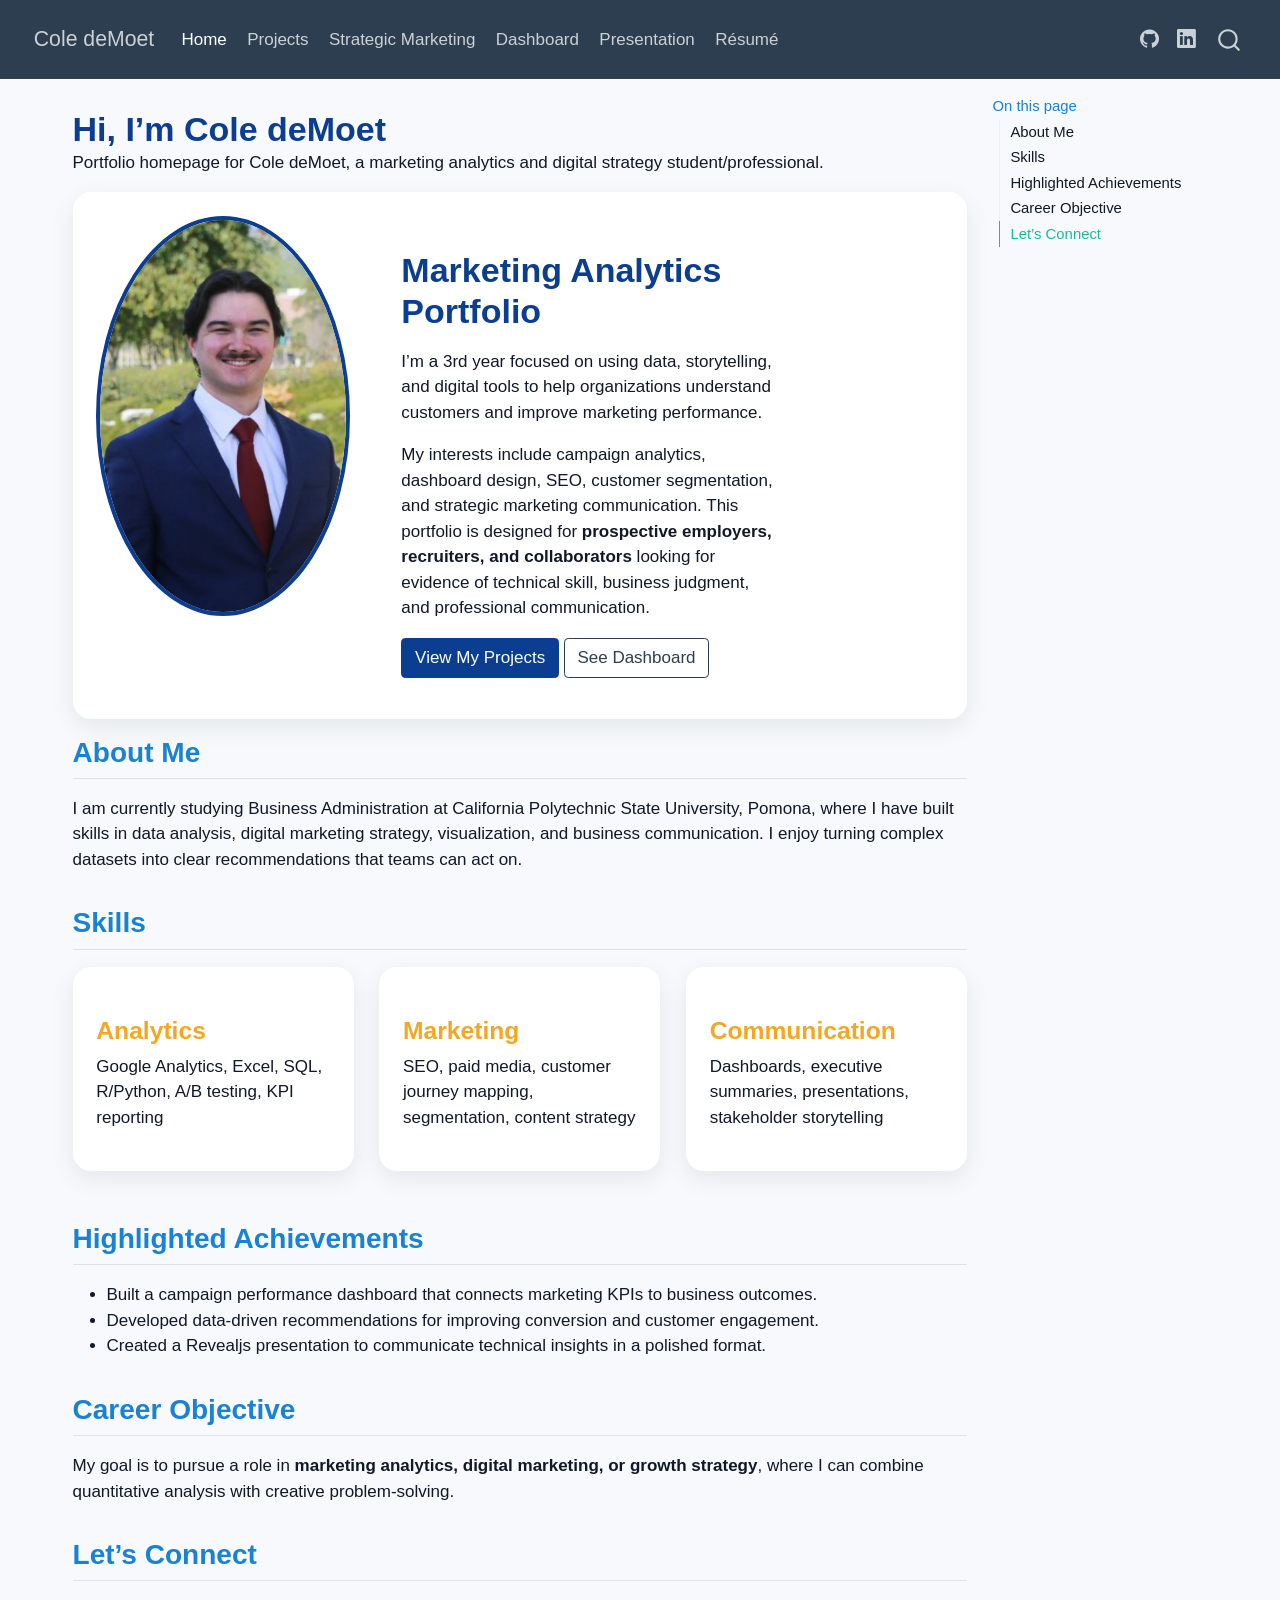
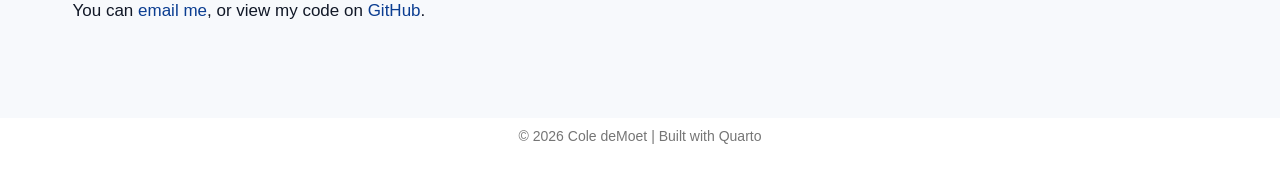
<file: index.html>
<!DOCTYPE html>
<html xmlns="http://www.w3.org/1999/xhtml" lang="en" xml:lang="en"><head>

<meta charset="utf-8">
<meta name="generator" content="quarto-1.8.25">

<meta name="viewport" content="width=device-width, initial-scale=1.0, user-scalable=yes">

<meta name="description" content="Portfolio homepage for Cole deMoet, a marketing analytics and digital strategy student/professional.">

<title>Hi, I’m Cole deMoet – Cole deMoet</title>
<style>
code{white-space: pre-wrap;}
span.smallcaps{font-variant: small-caps;}
div.columns{display: flex; gap: min(4vw, 1.5em);}
div.column{flex: auto; overflow-x: auto;}
div.hanging-indent{margin-left: 1.5em; text-indent: -1.5em;}
ul.task-list{list-style: none;}
ul.task-list li input[type="checkbox"] {
  width: 0.8em;
  margin: 0 0.8em 0.2em -1em; /* quarto-specific, see https://github.com/quarto-dev/quarto-cli/issues/4556 */ 
  vertical-align: middle;
}
</style>


<script src="site_libs/quarto-nav/quarto-nav.js"></script>
<script src="site_libs/quarto-nav/headroom.min.js"></script>
<script src="site_libs/clipboard/clipboard.min.js"></script>
<script src="site_libs/quarto-search/autocomplete.umd.js"></script>
<script src="site_libs/quarto-search/fuse.min.js"></script>
<script src="site_libs/quarto-search/quarto-search.js"></script>
<meta name="quarto:offset" content="./">
<script src="site_libs/quarto-html/quarto.js" type="module"></script>
<script src="site_libs/quarto-html/tabsets/tabsets.js" type="module"></script>
<script src="site_libs/quarto-html/axe/axe-check.js" type="module"></script>
<script src="site_libs/quarto-html/popper.min.js"></script>
<script src="site_libs/quarto-html/tippy.umd.min.js"></script>
<script src="site_libs/quarto-html/anchor.min.js"></script>
<link href="site_libs/quarto-html/tippy.css" rel="stylesheet">
<link href="site_libs/quarto-html/quarto-syntax-highlighting-7b89279ff1a6dce999919e0e67d4d9ec.css" rel="stylesheet" id="quarto-text-highlighting-styles">
<script src="site_libs/bootstrap/bootstrap.min.js"></script>
<link href="site_libs/bootstrap/bootstrap-icons.css" rel="stylesheet">
<link href="site_libs/bootstrap/bootstrap-e87a932e2bcd8d5278911227dc3f862d.min.css" rel="stylesheet" append-hash="true" id="quarto-bootstrap" data-mode="light">
<script id="quarto-search-options" type="application/json">{
  "location": "navbar",
  "copy-button": false,
  "collapse-after": 3,
  "panel-placement": "end",
  "type": "overlay",
  "limit": 50,
  "keyboard-shortcut": [
    "f",
    "/",
    "s"
  ],
  "show-item-context": false,
  "language": {
    "search-no-results-text": "No results",
    "search-matching-documents-text": "matching documents",
    "search-copy-link-title": "Copy link to search",
    "search-hide-matches-text": "Hide additional matches",
    "search-more-match-text": "more match in this document",
    "search-more-matches-text": "more matches in this document",
    "search-clear-button-title": "Clear",
    "search-text-placeholder": "",
    "search-detached-cancel-button-title": "Cancel",
    "search-submit-button-title": "Submit",
    "search-label": "Search"
  }
}</script>
<script async="" src="https://www.googletagmanager.com/gtag/js?id=G-XXXXXXXXXX"></script>

<script type="text/javascript">

window.dataLayer = window.dataLayer || [];
function gtag(){dataLayer.push(arguments);}
gtag('js', new Date());
gtag('config', 'G-XXXXXXXXXX', { 'anonymize_ip': true});
</script>
<style>html{ scroll-behavior: smooth; }</style>
<!-- Optional Google Tag Manager head snippet. Replace GTM-XXXXXXX, or leave blank if using google-analytics in _quarto.yml. -->


</head>

<body class="nav-fixed quarto-light">

<div id="quarto-search-results"></div>
  <header id="quarto-header" class="headroom fixed-top">
    <nav class="navbar navbar-expand-lg " data-bs-theme="dark">
      <div class="navbar-container container-fluid">
      <div class="navbar-brand-container mx-auto">
    <a href="./index.html" class="navbar-brand navbar-brand-logo">
    </a>
    <a class="navbar-brand" href="./index.html">
    <span class="navbar-title">Cole deMoet</span>
    </a>
  </div>
            <div id="quarto-search" class="" title="Search"></div>
          <button class="navbar-toggler" type="button" data-bs-toggle="collapse" data-bs-target="#navbarCollapse" aria-controls="navbarCollapse" role="menu" aria-expanded="false" aria-label="Toggle navigation" onclick="if (window.quartoToggleHeadroom) { window.quartoToggleHeadroom(); }">
  <span class="navbar-toggler-icon"></span>
</button>
          <div class="collapse navbar-collapse" id="navbarCollapse">
            <ul class="navbar-nav navbar-nav-scroll me-auto">
  <li class="nav-item">
    <a class="nav-link active" href="./index.html" aria-current="page"> 
<span class="menu-text">Home</span></a>
  </li>  
  <li class="nav-item">
    <a class="nav-link" href="./marketing-analytics.html"> 
<span class="menu-text">Projects</span></a>
  </li>  
  <li class="nav-item">
    <a class="nav-link" href="./strategic-marketing.html"> 
<span class="menu-text">Strategic Marketing</span></a>
  </li>  
  <li class="nav-item">
    <a class="nav-link" href="./dashboard/index.html"> 
<span class="menu-text">Dashboard</span></a>
  </li>  
  <li class="nav-item">
    <a class="nav-link" href="./presentation/index.html"> 
<span class="menu-text">Presentation</span></a>
  </li>  
  <li class="nav-item">
    <a class="nav-link" href="./resume.html"> 
<span class="menu-text">Résumé</span></a>
  </li>  
</ul>
            <ul class="navbar-nav navbar-nav-scroll ms-auto">
  <li class="nav-item compact">
    <a class="nav-link" href="https://github.com/YOUR-GITHUB-USERNAME"> <i class="bi bi-github" role="img">
</i> 
<span class="menu-text"></span></a>
  </li>  
  <li class="nav-item compact">
    <a class="nav-link" href="https://www.linkedin.com/in/YOUR-LINKEDIN/"> <i class="bi bi-linkedin" role="img">
</i> 
<span class="menu-text"></span></a>
  </li>  
</ul>
          </div> <!-- /navcollapse -->
            <div class="quarto-navbar-tools">
</div>
      </div> <!-- /container-fluid -->
    </nav>
</header>
<!-- content -->
<div id="quarto-content" class="quarto-container page-columns page-rows-contents page-layout-full page-navbar">
<!-- sidebar -->
<!-- margin-sidebar -->
    <div id="quarto-margin-sidebar" class="sidebar margin-sidebar">
        <nav id="TOC" role="doc-toc" class="toc-active">
    <h2 id="toc-title">On this page</h2>
   
  <ul>
  <li><a href="#about-me" id="toc-about-me" class="nav-link active" data-scroll-target="#about-me">About Me</a></li>
  <li><a href="#skills" id="toc-skills" class="nav-link" data-scroll-target="#skills">Skills</a></li>
  <li><a href="#highlighted-achievements" id="toc-highlighted-achievements" class="nav-link" data-scroll-target="#highlighted-achievements">Highlighted Achievements</a></li>
  <li><a href="#career-objective" id="toc-career-objective" class="nav-link" data-scroll-target="#career-objective">Career Objective</a></li>
  <li><a href="#lets-connect" id="toc-lets-connect" class="nav-link" data-scroll-target="#lets-connect">Let’s Connect</a></li>
  </ul>
</nav>
    </div>
<!-- main -->
<main class="content column-page-left" id="quarto-document-content">
<!-- Optional Google Tag Manager body snippet. Replace GTM-XXXXXXX, or leave blank if using google-analytics in _quarto.yml. -->

<header id="title-block-header" class="quarto-title-block default">
<div class="quarto-title">
<h1 class="title">Hi, I’m Cole deMoet</h1>
</div>

<div>
  <div class="description">
    Portfolio homepage for Cole deMoet, a marketing analytics and digital strategy student/professional.
  </div>
</div>


<div class="quarto-title-meta column-page-left">

    
  
    
  </div>
  


</header>


<div class="hero">
<div class="columns">
<div class="column" style="width:30%;">
<p><img src="images/IMG_1290.jpg" class="img-fluid" style="border-radius: 50%; border: 4px solid #0B3D91;;width:100.0%"></p>
</div><div class="column" style="padding-left: 3rem;">
<section id="marketing-analytics-portfolio" class="level1">
<h1>Marketing Analytics Portfolio</h1>
<p>I’m a 3rd year focused on using data, storytelling, and digital tools to help organizations understand customers and improve marketing performance.</p>
<p>My interests include campaign analytics, dashboard design, SEO, customer segmentation, and strategic marketing communication. This portfolio is designed for <strong>prospective employers, recruiters, and collaborators</strong> looking for evidence of technical skill, business judgment, and professional communication.</p>
<p><a href="./marketing-analytics.html" class="btn btn-primary">View My Projects</a> <a href="./dashboard/index.html" class="btn btn-outline-primary">See Dashboard</a></p>
</section>
</div>
</div>
</div>
<section id="about-me" class="level2">
<h2 class="anchored" data-anchor-id="about-me">About Me</h2>
<p>I am currently studying Business Administration at California Polytechnic State University, Pomona, where I have built skills in data analysis, digital marketing strategy, visualization, and business communication. I enjoy turning complex datasets into clear recommendations that teams can act on.</p>
</section>
<section id="skills" class="level2">
<h2 class="anchored" data-anchor-id="skills">Skills</h2>
<div class="grid">
<section id="analytics" class="level3 g-col-12 g-col-md-4 cardbox">
<h3 class="anchored" data-anchor-id="analytics">Analytics</h3>
<p>Google Analytics, Excel, SQL, R/Python, A/B testing, KPI reporting</p>
</section>
<section id="marketing" class="level3 g-col-12 g-col-md-4 cardbox">
<h3 class="anchored" data-anchor-id="marketing">Marketing</h3>
<p>SEO, paid media, customer journey mapping, segmentation, content strategy</p>
</section>
<section id="communication" class="level3 g-col-12 g-col-md-4 cardbox">
<h3 class="anchored" data-anchor-id="communication">Communication</h3>
<p>Dashboards, executive summaries, presentations, stakeholder storytelling</p>
</section>
</div>
</section>
<section id="highlighted-achievements" class="level2">
<h2 class="anchored" data-anchor-id="highlighted-achievements">Highlighted Achievements</h2>
<ul>
<li>Built a campaign performance dashboard that connects marketing KPIs to business outcomes.</li>
<li>Developed data-driven recommendations for improving conversion and customer engagement.</li>
<li>Created a Revealjs presentation to communicate technical insights in a polished format.</li>
</ul>
</section>
<section id="career-objective" class="level2">
<h2 class="anchored" data-anchor-id="career-objective">Career Objective</h2>
<p>My goal is to pursue a role in <strong>marketing analytics, digital marketing, or growth strategy</strong>, where I can combine quantitative analysis with creative problem-solving.</p>
</section>
<section id="lets-connect" class="level2">
<h2 class="anchored" data-anchor-id="lets-connect">Let’s Connect</h2>
<p>You can <a href="mailto:coledemoet@gmail.com">email me</a>, or view my code on <a href="https://github.com/coledemoet">GitHub</a>.</p>


</section>

</main> <!-- /main -->
<script id="quarto-html-after-body" type="application/javascript">
  window.document.addEventListener("DOMContentLoaded", function (event) {
    const icon = "";
    const anchorJS = new window.AnchorJS();
    anchorJS.options = {
      placement: 'right',
      icon: icon
    };
    anchorJS.add('.anchored');
    const isCodeAnnotation = (el) => {
      for (const clz of el.classList) {
        if (clz.startsWith('code-annotation-')) {                     
          return true;
        }
      }
      return false;
    }
    const onCopySuccess = function(e) {
      // button target
      const button = e.trigger;
      // don't keep focus
      button.blur();
      // flash "checked"
      button.classList.add('code-copy-button-checked');
      var currentTitle = button.getAttribute("title");
      button.setAttribute("title", "Copied!");
      let tooltip;
      if (window.bootstrap) {
        button.setAttribute("data-bs-toggle", "tooltip");
        button.setAttribute("data-bs-placement", "left");
        button.setAttribute("data-bs-title", "Copied!");
        tooltip = new bootstrap.Tooltip(button, 
          { trigger: "manual", 
            customClass: "code-copy-button-tooltip",
            offset: [0, -8]});
        tooltip.show();    
      }
      setTimeout(function() {
        if (tooltip) {
          tooltip.hide();
          button.removeAttribute("data-bs-title");
          button.removeAttribute("data-bs-toggle");
          button.removeAttribute("data-bs-placement");
        }
        button.setAttribute("title", currentTitle);
        button.classList.remove('code-copy-button-checked');
      }, 1000);
      // clear code selection
      e.clearSelection();
    }
    const getTextToCopy = function(trigger) {
      const outerScaffold = trigger.parentElement.cloneNode(true);
      const codeEl = outerScaffold.querySelector('code');
      for (const childEl of codeEl.children) {
        if (isCodeAnnotation(childEl)) {
          childEl.remove();
        }
      }
      return codeEl.innerText;
    }
    const clipboard = new window.ClipboardJS('.code-copy-button:not([data-in-quarto-modal])', {
      text: getTextToCopy
    });
    clipboard.on('success', onCopySuccess);
    if (window.document.getElementById('quarto-embedded-source-code-modal')) {
      const clipboardModal = new window.ClipboardJS('.code-copy-button[data-in-quarto-modal]', {
        text: getTextToCopy,
        container: window.document.getElementById('quarto-embedded-source-code-modal')
      });
      clipboardModal.on('success', onCopySuccess);
    }
      var localhostRegex = new RegExp(/^(?:http|https):\/\/localhost\:?[0-9]*\//);
      var mailtoRegex = new RegExp(/^mailto:/);
        var filterRegex = new RegExp("https:\/\/YOUR-GITHUB-USERNAME\.github\.io\/YOUR-REPO-NAME\/");
      var isInternal = (href) => {
          return filterRegex.test(href) || localhostRegex.test(href) || mailtoRegex.test(href);
      }
      // Inspect non-navigation links and adorn them if external
     var links = window.document.querySelectorAll('a[href]:not(.nav-link):not(.navbar-brand):not(.toc-action):not(.sidebar-link):not(.sidebar-item-toggle):not(.pagination-link):not(.no-external):not([aria-hidden]):not(.dropdown-item):not(.quarto-navigation-tool):not(.about-link)');
      for (var i=0; i<links.length; i++) {
        const link = links[i];
        if (!isInternal(link.href)) {
          // undo the damage that might have been done by quarto-nav.js in the case of
          // links that we want to consider external
          if (link.dataset.originalHref !== undefined) {
            link.href = link.dataset.originalHref;
          }
            // target, if specified
            link.setAttribute("target", "_blank");
            if (link.getAttribute("rel") === null) {
              link.setAttribute("rel", "noopener");
            }
        }
      }
    function tippyHover(el, contentFn, onTriggerFn, onUntriggerFn) {
      const config = {
        allowHTML: true,
        maxWidth: 500,
        delay: 100,
        arrow: false,
        appendTo: function(el) {
            return el.parentElement;
        },
        interactive: true,
        interactiveBorder: 10,
        theme: 'quarto',
        placement: 'bottom-start',
      };
      if (contentFn) {
        config.content = contentFn;
      }
      if (onTriggerFn) {
        config.onTrigger = onTriggerFn;
      }
      if (onUntriggerFn) {
        config.onUntrigger = onUntriggerFn;
      }
      window.tippy(el, config); 
    }
    const noterefs = window.document.querySelectorAll('a[role="doc-noteref"]');
    for (var i=0; i<noterefs.length; i++) {
      const ref = noterefs[i];
      tippyHover(ref, function() {
        // use id or data attribute instead here
        let href = ref.getAttribute('data-footnote-href') || ref.getAttribute('href');
        try { href = new URL(href).hash; } catch {}
        const id = href.replace(/^#\/?/, "");
        const note = window.document.getElementById(id);
        if (note) {
          return note.innerHTML;
        } else {
          return "";
        }
      });
    }
    const xrefs = window.document.querySelectorAll('a.quarto-xref');
    const processXRef = (id, note) => {
      // Strip column container classes
      const stripColumnClz = (el) => {
        el.classList.remove("page-full", "page-columns");
        if (el.children) {
          for (const child of el.children) {
            stripColumnClz(child);
          }
        }
      }
      stripColumnClz(note)
      if (id === null || id.startsWith('sec-')) {
        // Special case sections, only their first couple elements
        const container = document.createElement("div");
        if (note.children && note.children.length > 2) {
          container.appendChild(note.children[0].cloneNode(true));
          for (let i = 1; i < note.children.length; i++) {
            const child = note.children[i];
            if (child.tagName === "P" && child.innerText === "") {
              continue;
            } else {
              container.appendChild(child.cloneNode(true));
              break;
            }
          }
          if (window.Quarto?.typesetMath) {
            window.Quarto.typesetMath(container);
          }
          return container.innerHTML
        } else {
          if (window.Quarto?.typesetMath) {
            window.Quarto.typesetMath(note);
          }
          return note.innerHTML;
        }
      } else {
        // Remove any anchor links if they are present
        const anchorLink = note.querySelector('a.anchorjs-link');
        if (anchorLink) {
          anchorLink.remove();
        }
        if (window.Quarto?.typesetMath) {
          window.Quarto.typesetMath(note);
        }
        if (note.classList.contains("callout")) {
          return note.outerHTML;
        } else {
          return note.innerHTML;
        }
      }
    }
    for (var i=0; i<xrefs.length; i++) {
      const xref = xrefs[i];
      tippyHover(xref, undefined, function(instance) {
        instance.disable();
        let url = xref.getAttribute('href');
        let hash = undefined; 
        if (url.startsWith('#')) {
          hash = url;
        } else {
          try { hash = new URL(url).hash; } catch {}
        }
        if (hash) {
          const id = hash.replace(/^#\/?/, "");
          const note = window.document.getElementById(id);
          if (note !== null) {
            try {
              const html = processXRef(id, note.cloneNode(true));
              instance.setContent(html);
            } finally {
              instance.enable();
              instance.show();
            }
          } else {
            // See if we can fetch this
            fetch(url.split('#')[0])
            .then(res => res.text())
            .then(html => {
              const parser = new DOMParser();
              const htmlDoc = parser.parseFromString(html, "text/html");
              const note = htmlDoc.getElementById(id);
              if (note !== null) {
                const html = processXRef(id, note);
                instance.setContent(html);
              } 
            }).finally(() => {
              instance.enable();
              instance.show();
            });
          }
        } else {
          // See if we can fetch a full url (with no hash to target)
          // This is a special case and we should probably do some content thinning / targeting
          fetch(url)
          .then(res => res.text())
          .then(html => {
            const parser = new DOMParser();
            const htmlDoc = parser.parseFromString(html, "text/html");
            const note = htmlDoc.querySelector('main.content');
            if (note !== null) {
              // This should only happen for chapter cross references
              // (since there is no id in the URL)
              // remove the first header
              if (note.children.length > 0 && note.children[0].tagName === "HEADER") {
                note.children[0].remove();
              }
              const html = processXRef(null, note);
              instance.setContent(html);
            } 
          }).finally(() => {
            instance.enable();
            instance.show();
          });
        }
      }, function(instance) {
      });
    }
        let selectedAnnoteEl;
        const selectorForAnnotation = ( cell, annotation) => {
          let cellAttr = 'data-code-cell="' + cell + '"';
          let lineAttr = 'data-code-annotation="' +  annotation + '"';
          const selector = 'span[' + cellAttr + '][' + lineAttr + ']';
          return selector;
        }
        const selectCodeLines = (annoteEl) => {
          const doc = window.document;
          const targetCell = annoteEl.getAttribute("data-target-cell");
          const targetAnnotation = annoteEl.getAttribute("data-target-annotation");
          const annoteSpan = window.document.querySelector(selectorForAnnotation(targetCell, targetAnnotation));
          const lines = annoteSpan.getAttribute("data-code-lines").split(",");
          const lineIds = lines.map((line) => {
            return targetCell + "-" + line;
          })
          let top = null;
          let height = null;
          let parent = null;
          if (lineIds.length > 0) {
              //compute the position of the single el (top and bottom and make a div)
              const el = window.document.getElementById(lineIds[0]);
              top = el.offsetTop;
              height = el.offsetHeight;
              parent = el.parentElement.parentElement;
            if (lineIds.length > 1) {
              const lastEl = window.document.getElementById(lineIds[lineIds.length - 1]);
              const bottom = lastEl.offsetTop + lastEl.offsetHeight;
              height = bottom - top;
            }
            if (top !== null && height !== null && parent !== null) {
              // cook up a div (if necessary) and position it 
              let div = window.document.getElementById("code-annotation-line-highlight");
              if (div === null) {
                div = window.document.createElement("div");
                div.setAttribute("id", "code-annotation-line-highlight");
                div.style.position = 'absolute';
                parent.appendChild(div);
              }
              div.style.top = top - 2 + "px";
              div.style.height = height + 4 + "px";
              div.style.left = 0;
              let gutterDiv = window.document.getElementById("code-annotation-line-highlight-gutter");
              if (gutterDiv === null) {
                gutterDiv = window.document.createElement("div");
                gutterDiv.setAttribute("id", "code-annotation-line-highlight-gutter");
                gutterDiv.style.position = 'absolute';
                const codeCell = window.document.getElementById(targetCell);
                const gutter = codeCell.querySelector('.code-annotation-gutter');
                gutter.appendChild(gutterDiv);
              }
              gutterDiv.style.top = top - 2 + "px";
              gutterDiv.style.height = height + 4 + "px";
            }
            selectedAnnoteEl = annoteEl;
          }
        };
        const unselectCodeLines = () => {
          const elementsIds = ["code-annotation-line-highlight", "code-annotation-line-highlight-gutter"];
          elementsIds.forEach((elId) => {
            const div = window.document.getElementById(elId);
            if (div) {
              div.remove();
            }
          });
          selectedAnnoteEl = undefined;
        };
          // Handle positioning of the toggle
      window.addEventListener(
        "resize",
        throttle(() => {
          elRect = undefined;
          if (selectedAnnoteEl) {
            selectCodeLines(selectedAnnoteEl);
          }
        }, 10)
      );
      function throttle(fn, ms) {
      let throttle = false;
      let timer;
        return (...args) => {
          if(!throttle) { // first call gets through
              fn.apply(this, args);
              throttle = true;
          } else { // all the others get throttled
              if(timer) clearTimeout(timer); // cancel #2
              timer = setTimeout(() => {
                fn.apply(this, args);
                timer = throttle = false;
              }, ms);
          }
        };
      }
        // Attach click handler to the DT
        const annoteDls = window.document.querySelectorAll('dt[data-target-cell]');
        for (const annoteDlNode of annoteDls) {
          annoteDlNode.addEventListener('click', (event) => {
            const clickedEl = event.target;
            if (clickedEl !== selectedAnnoteEl) {
              unselectCodeLines();
              const activeEl = window.document.querySelector('dt[data-target-cell].code-annotation-active');
              if (activeEl) {
                activeEl.classList.remove('code-annotation-active');
              }
              selectCodeLines(clickedEl);
              clickedEl.classList.add('code-annotation-active');
            } else {
              // Unselect the line
              unselectCodeLines();
              clickedEl.classList.remove('code-annotation-active');
            }
          });
        }
    const findCites = (el) => {
      const parentEl = el.parentElement;
      if (parentEl) {
        const cites = parentEl.dataset.cites;
        if (cites) {
          return {
            el,
            cites: cites.split(' ')
          };
        } else {
          return findCites(el.parentElement)
        }
      } else {
        return undefined;
      }
    };
    var bibliorefs = window.document.querySelectorAll('a[role="doc-biblioref"]');
    for (var i=0; i<bibliorefs.length; i++) {
      const ref = bibliorefs[i];
      const citeInfo = findCites(ref);
      if (citeInfo) {
        tippyHover(citeInfo.el, function() {
          var popup = window.document.createElement('div');
          citeInfo.cites.forEach(function(cite) {
            var citeDiv = window.document.createElement('div');
            citeDiv.classList.add('hanging-indent');
            citeDiv.classList.add('csl-entry');
            var biblioDiv = window.document.getElementById('ref-' + cite);
            if (biblioDiv) {
              citeDiv.innerHTML = biblioDiv.innerHTML;
            }
            popup.appendChild(citeDiv);
          });
          return popup.innerHTML;
        });
      }
    }
  });
  </script>
</div> <!-- /content -->
<footer class="footer">
  <div class="nav-footer">
    <div class="nav-footer-left">
      &nbsp;
    </div>   
    <div class="nav-footer-center">
<p>© 2026 Cole deMoet | Built with Quarto</p>
</div>
    <div class="nav-footer-right">
      &nbsp;
    </div>
  </div>
</footer>




<script src="site_libs/quarto-html/zenscroll-min.js"></script>
</body></html>
</file>
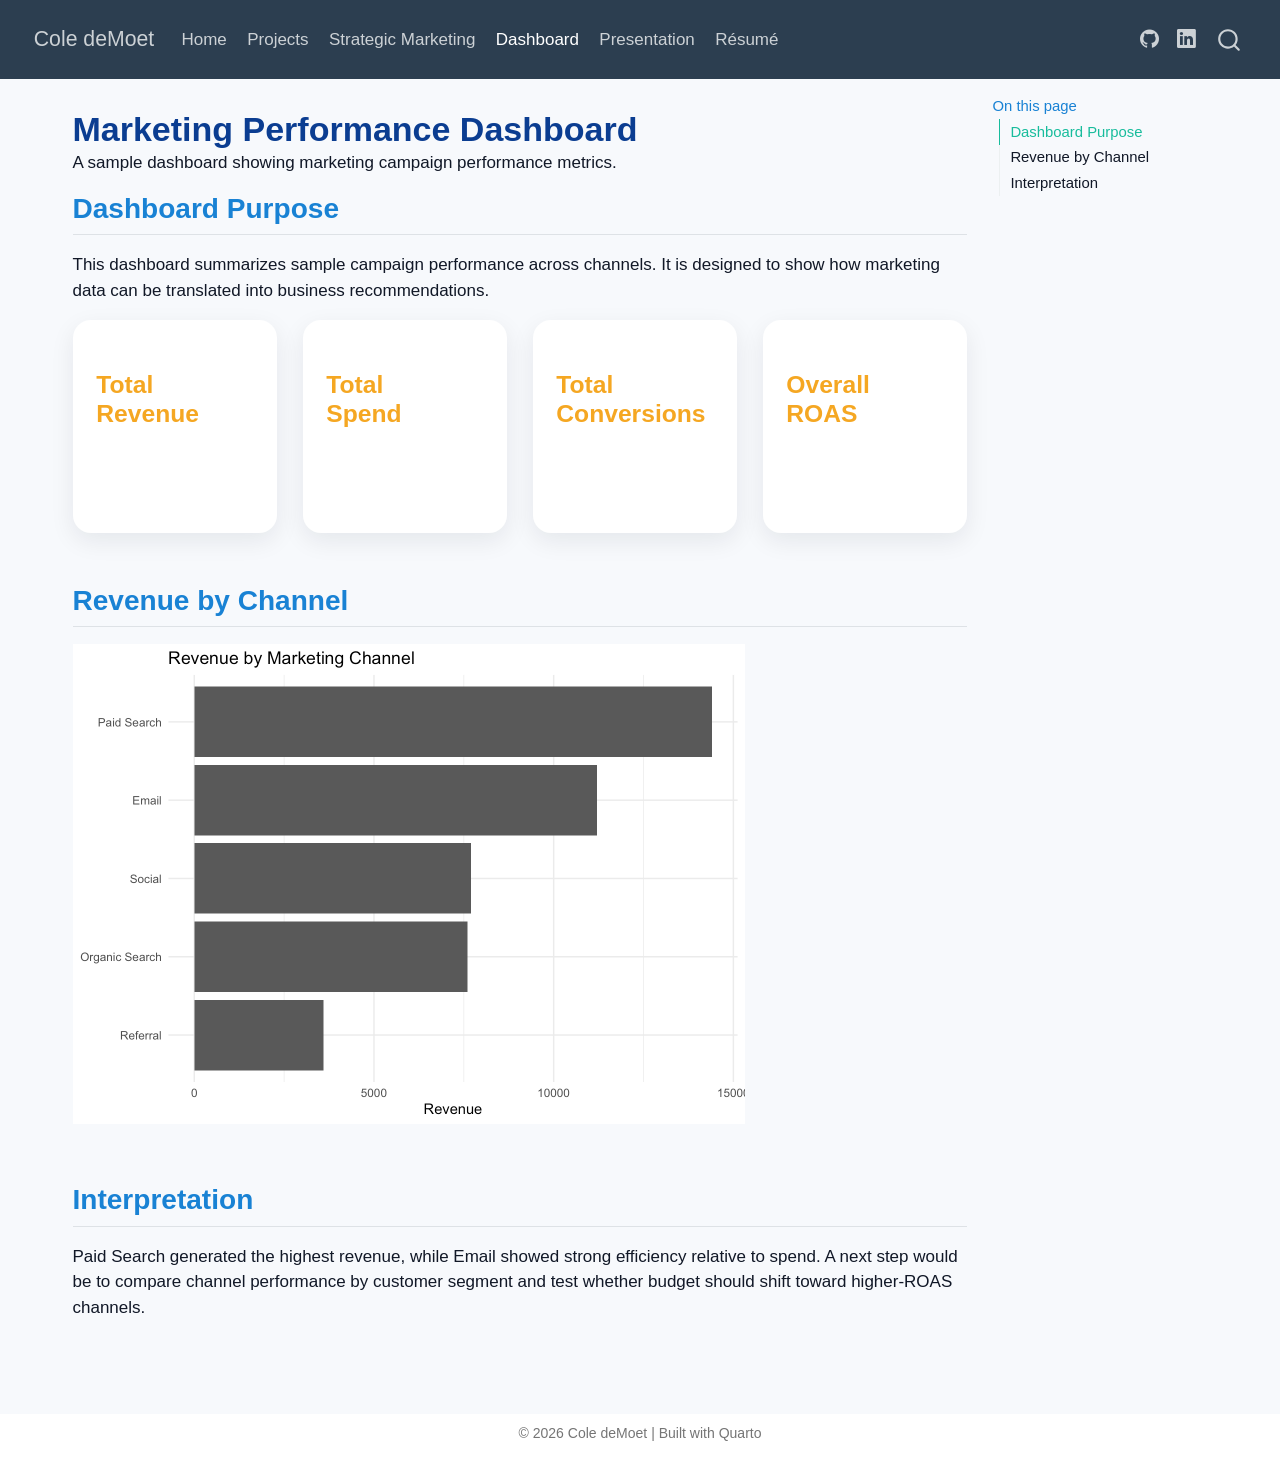
<file: dashboard/index.html>
<!DOCTYPE html>
<html xmlns="http://www.w3.org/1999/xhtml" lang="en" xml:lang="en"><head>

<meta charset="utf-8">
<meta name="generator" content="quarto-1.8.25">

<meta name="viewport" content="width=device-width, initial-scale=1.0, user-scalable=yes">

<meta name="description" content="A sample dashboard showing marketing campaign performance metrics.">

<title>Marketing Performance Dashboard – Cole deMoet</title>
<style>
code{white-space: pre-wrap;}
span.smallcaps{font-variant: small-caps;}
div.columns{display: flex; gap: min(4vw, 1.5em);}
div.column{flex: auto; overflow-x: auto;}
div.hanging-indent{margin-left: 1.5em; text-indent: -1.5em;}
ul.task-list{list-style: none;}
ul.task-list li input[type="checkbox"] {
  width: 0.8em;
  margin: 0 0.8em 0.2em -1em; /* quarto-specific, see https://github.com/quarto-dev/quarto-cli/issues/4556 */ 
  vertical-align: middle;
}
</style>


<script src="../site_libs/quarto-nav/quarto-nav.js"></script>
<script src="../site_libs/quarto-nav/headroom.min.js"></script>
<script src="../site_libs/clipboard/clipboard.min.js"></script>
<script src="../site_libs/quarto-search/autocomplete.umd.js"></script>
<script src="../site_libs/quarto-search/fuse.min.js"></script>
<script src="../site_libs/quarto-search/quarto-search.js"></script>
<meta name="quarto:offset" content="../">
<script src="../site_libs/quarto-html/quarto.js" type="module"></script>
<script src="../site_libs/quarto-html/tabsets/tabsets.js" type="module"></script>
<script src="../site_libs/quarto-html/axe/axe-check.js" type="module"></script>
<script src="../site_libs/quarto-html/popper.min.js"></script>
<script src="../site_libs/quarto-html/tippy.umd.min.js"></script>
<script src="../site_libs/quarto-html/anchor.min.js"></script>
<link href="../site_libs/quarto-html/tippy.css" rel="stylesheet">
<link href="../site_libs/quarto-html/quarto-syntax-highlighting-7b89279ff1a6dce999919e0e67d4d9ec.css" rel="stylesheet" id="quarto-text-highlighting-styles">
<script src="../site_libs/bootstrap/bootstrap.min.js"></script>
<link href="../site_libs/bootstrap/bootstrap-icons.css" rel="stylesheet">
<link href="../site_libs/bootstrap/bootstrap-e87a932e2bcd8d5278911227dc3f862d.min.css" rel="stylesheet" append-hash="true" id="quarto-bootstrap" data-mode="light">
<script id="quarto-search-options" type="application/json">{
  "location": "navbar",
  "copy-button": false,
  "collapse-after": 3,
  "panel-placement": "end",
  "type": "overlay",
  "limit": 50,
  "keyboard-shortcut": [
    "f",
    "/",
    "s"
  ],
  "show-item-context": false,
  "language": {
    "search-no-results-text": "No results",
    "search-matching-documents-text": "matching documents",
    "search-copy-link-title": "Copy link to search",
    "search-hide-matches-text": "Hide additional matches",
    "search-more-match-text": "more match in this document",
    "search-more-matches-text": "more matches in this document",
    "search-clear-button-title": "Clear",
    "search-text-placeholder": "",
    "search-detached-cancel-button-title": "Cancel",
    "search-submit-button-title": "Submit",
    "search-label": "Search"
  }
}</script>
<script async="" src="https://www.googletagmanager.com/gtag/js?id=G-XXXXXXXXXX"></script>

<script type="text/javascript">

window.dataLayer = window.dataLayer || [];
function gtag(){dataLayer.push(arguments);}
gtag('js', new Date());
gtag('config', 'G-XXXXXXXXXX', { 'anonymize_ip': true});
</script>
<style>html{ scroll-behavior: smooth; }</style>
<!-- Optional Google Tag Manager head snippet. Replace GTM-XXXXXXX, or leave blank if using google-analytics in _quarto.yml. -->


</head>

<body class="nav-fixed quarto-light">

<div id="quarto-search-results"></div>
  <header id="quarto-header" class="headroom fixed-top">
    <nav class="navbar navbar-expand-lg " data-bs-theme="dark">
      <div class="navbar-container container-fluid">
      <div class="navbar-brand-container mx-auto">
    <a href="../index.html" class="navbar-brand navbar-brand-logo">
    </a>
    <a class="navbar-brand" href="../index.html">
    <span class="navbar-title">Cole deMoet</span>
    </a>
  </div>
            <div id="quarto-search" class="" title="Search"></div>
          <button class="navbar-toggler" type="button" data-bs-toggle="collapse" data-bs-target="#navbarCollapse" aria-controls="navbarCollapse" role="menu" aria-expanded="false" aria-label="Toggle navigation" onclick="if (window.quartoToggleHeadroom) { window.quartoToggleHeadroom(); }">
  <span class="navbar-toggler-icon"></span>
</button>
          <div class="collapse navbar-collapse" id="navbarCollapse">
            <ul class="navbar-nav navbar-nav-scroll me-auto">
  <li class="nav-item">
    <a class="nav-link" href="../index.html"> 
<span class="menu-text">Home</span></a>
  </li>  
  <li class="nav-item">
    <a class="nav-link" href="../marketing-analytics.html"> 
<span class="menu-text">Projects</span></a>
  </li>  
  <li class="nav-item">
    <a class="nav-link" href="../strategic-marketing.html"> 
<span class="menu-text">Strategic Marketing</span></a>
  </li>  
  <li class="nav-item">
    <a class="nav-link active" href="../dashboard/index.html" aria-current="page"> 
<span class="menu-text">Dashboard</span></a>
  </li>  
  <li class="nav-item">
    <a class="nav-link" href="../presentation/index.html"> 
<span class="menu-text">Presentation</span></a>
  </li>  
  <li class="nav-item">
    <a class="nav-link" href="../resume.html"> 
<span class="menu-text">Résumé</span></a>
  </li>  
</ul>
            <ul class="navbar-nav navbar-nav-scroll ms-auto">
  <li class="nav-item compact">
    <a class="nav-link" href="https://github.com/YOUR-GITHUB-USERNAME"> <i class="bi bi-github" role="img">
</i> 
<span class="menu-text"></span></a>
  </li>  
  <li class="nav-item compact">
    <a class="nav-link" href="https://www.linkedin.com/in/YOUR-LINKEDIN/"> <i class="bi bi-linkedin" role="img">
</i> 
<span class="menu-text"></span></a>
  </li>  
</ul>
          </div> <!-- /navcollapse -->
            <div class="quarto-navbar-tools">
</div>
      </div> <!-- /container-fluid -->
    </nav>
</header>
<!-- content -->
<div id="quarto-content" class="quarto-container page-columns page-rows-contents page-layout-full page-navbar">
<!-- sidebar -->
<!-- margin-sidebar -->
    <div id="quarto-margin-sidebar" class="sidebar margin-sidebar">
        <nav id="TOC" role="doc-toc" class="toc-active">
    <h2 id="toc-title">On this page</h2>
   
  <ul>
  <li><a href="#dashboard-purpose" id="toc-dashboard-purpose" class="nav-link active" data-scroll-target="#dashboard-purpose">Dashboard Purpose</a></li>
  <li><a href="#revenue-by-channel" id="toc-revenue-by-channel" class="nav-link" data-scroll-target="#revenue-by-channel">Revenue by Channel</a></li>
  <li><a href="#interpretation" id="toc-interpretation" class="nav-link" data-scroll-target="#interpretation">Interpretation</a></li>
  </ul>
</nav>
    </div>
<!-- main -->
<main class="content column-page-left" id="quarto-document-content">
<!-- Optional Google Tag Manager body snippet. Replace GTM-XXXXXXX, or leave blank if using google-analytics in _quarto.yml. -->

<header id="title-block-header" class="quarto-title-block default">
<div class="quarto-title">
<h1 class="title">Marketing Performance Dashboard</h1>
</div>

<div>
  <div class="description">
    A sample dashboard showing marketing campaign performance metrics.
  </div>
</div>


<div class="quarto-title-meta column-page-left">

    
  
    
  </div>
  


</header>


<section id="dashboard-purpose" class="level2">
<h2 class="anchored" data-anchor-id="dashboard-purpose">Dashboard Purpose</h2>
<p>This dashboard summarizes sample campaign performance across channels. It is designed to show how marketing data can be translated into business recommendations.</p>
<div class="grid">
<section id="total-revenue" class="level3 g-col-12 g-col-md-3 metric-card">
<h3 class="anchored" data-anchor-id="total-revenue">Total Revenue</h3>
<div class="cell">
<div class="cell-output cell-output-stdout">
<pre><code>[1] "$44,500"</code></pre>
</div>
</div>
</section>
<section id="total-spend" class="level3 g-col-12 g-col-md-3 metric-card">
<h3 class="anchored" data-anchor-id="total-spend">Total Spend</h3>
<div class="cell">
<div class="cell-output cell-output-stdout">
<pre><code>[1] "$9,300"</code></pre>
</div>
</div>
</section>
<section id="total-conversions" class="level3 g-col-12 g-col-md-3 metric-card">
<h3 class="anchored" data-anchor-id="total-conversions">Total Conversions</h3>
<div class="cell">
<div class="cell-output cell-output-stdout">
<pre><code>[1] 570</code></pre>
</div>
</div>
</section>
<section id="overall-roas" class="level3 g-col-12 g-col-md-3 metric-card">
<h3 class="anchored" data-anchor-id="overall-roas">Overall ROAS</h3>
<div class="cell">
<div class="cell-output cell-output-stdout">
<pre><code>[1] 4.78</code></pre>
</div>
</div>
</section>
</div>
</section>
<section id="revenue-by-channel" class="level2">
<h2 class="anchored" data-anchor-id="revenue-by-channel">Revenue by Channel</h2>
<div class="cell">
<div class="cell-output-display">
<div>
<figure class="figure">
<p><img src="index_files/figure-html/unnamed-chunk-6-1.png" class="img-fluid figure-img" width="672"></p>
</figure>
</div>
</div>
</div>
</section>
<section id="interpretation" class="level2">
<h2 class="anchored" data-anchor-id="interpretation">Interpretation</h2>
<p>Paid Search generated the highest revenue, while Email showed strong efficiency relative to spend. A next step would be to compare channel performance by customer segment and test whether budget should shift toward higher-ROAS channels.</p>


</section>

</main> <!-- /main -->
<script id="quarto-html-after-body" type="application/javascript">
  window.document.addEventListener("DOMContentLoaded", function (event) {
    const icon = "";
    const anchorJS = new window.AnchorJS();
    anchorJS.options = {
      placement: 'right',
      icon: icon
    };
    anchorJS.add('.anchored');
    const isCodeAnnotation = (el) => {
      for (const clz of el.classList) {
        if (clz.startsWith('code-annotation-')) {                     
          return true;
        }
      }
      return false;
    }
    const onCopySuccess = function(e) {
      // button target
      const button = e.trigger;
      // don't keep focus
      button.blur();
      // flash "checked"
      button.classList.add('code-copy-button-checked');
      var currentTitle = button.getAttribute("title");
      button.setAttribute("title", "Copied!");
      let tooltip;
      if (window.bootstrap) {
        button.setAttribute("data-bs-toggle", "tooltip");
        button.setAttribute("data-bs-placement", "left");
        button.setAttribute("data-bs-title", "Copied!");
        tooltip = new bootstrap.Tooltip(button, 
          { trigger: "manual", 
            customClass: "code-copy-button-tooltip",
            offset: [0, -8]});
        tooltip.show();    
      }
      setTimeout(function() {
        if (tooltip) {
          tooltip.hide();
          button.removeAttribute("data-bs-title");
          button.removeAttribute("data-bs-toggle");
          button.removeAttribute("data-bs-placement");
        }
        button.setAttribute("title", currentTitle);
        button.classList.remove('code-copy-button-checked');
      }, 1000);
      // clear code selection
      e.clearSelection();
    }
    const getTextToCopy = function(trigger) {
      const outerScaffold = trigger.parentElement.cloneNode(true);
      const codeEl = outerScaffold.querySelector('code');
      for (const childEl of codeEl.children) {
        if (isCodeAnnotation(childEl)) {
          childEl.remove();
        }
      }
      return codeEl.innerText;
    }
    const clipboard = new window.ClipboardJS('.code-copy-button:not([data-in-quarto-modal])', {
      text: getTextToCopy
    });
    clipboard.on('success', onCopySuccess);
    if (window.document.getElementById('quarto-embedded-source-code-modal')) {
      const clipboardModal = new window.ClipboardJS('.code-copy-button[data-in-quarto-modal]', {
        text: getTextToCopy,
        container: window.document.getElementById('quarto-embedded-source-code-modal')
      });
      clipboardModal.on('success', onCopySuccess);
    }
      var localhostRegex = new RegExp(/^(?:http|https):\/\/localhost\:?[0-9]*\//);
      var mailtoRegex = new RegExp(/^mailto:/);
        var filterRegex = new RegExp("https:\/\/YOUR-GITHUB-USERNAME\.github\.io\/YOUR-REPO-NAME\/");
      var isInternal = (href) => {
          return filterRegex.test(href) || localhostRegex.test(href) || mailtoRegex.test(href);
      }
      // Inspect non-navigation links and adorn them if external
     var links = window.document.querySelectorAll('a[href]:not(.nav-link):not(.navbar-brand):not(.toc-action):not(.sidebar-link):not(.sidebar-item-toggle):not(.pagination-link):not(.no-external):not([aria-hidden]):not(.dropdown-item):not(.quarto-navigation-tool):not(.about-link)');
      for (var i=0; i<links.length; i++) {
        const link = links[i];
        if (!isInternal(link.href)) {
          // undo the damage that might have been done by quarto-nav.js in the case of
          // links that we want to consider external
          if (link.dataset.originalHref !== undefined) {
            link.href = link.dataset.originalHref;
          }
            // target, if specified
            link.setAttribute("target", "_blank");
            if (link.getAttribute("rel") === null) {
              link.setAttribute("rel", "noopener");
            }
        }
      }
    function tippyHover(el, contentFn, onTriggerFn, onUntriggerFn) {
      const config = {
        allowHTML: true,
        maxWidth: 500,
        delay: 100,
        arrow: false,
        appendTo: function(el) {
            return el.parentElement;
        },
        interactive: true,
        interactiveBorder: 10,
        theme: 'quarto',
        placement: 'bottom-start',
      };
      if (contentFn) {
        config.content = contentFn;
      }
      if (onTriggerFn) {
        config.onTrigger = onTriggerFn;
      }
      if (onUntriggerFn) {
        config.onUntrigger = onUntriggerFn;
      }
      window.tippy(el, config); 
    }
    const noterefs = window.document.querySelectorAll('a[role="doc-noteref"]');
    for (var i=0; i<noterefs.length; i++) {
      const ref = noterefs[i];
      tippyHover(ref, function() {
        // use id or data attribute instead here
        let href = ref.getAttribute('data-footnote-href') || ref.getAttribute('href');
        try { href = new URL(href).hash; } catch {}
        const id = href.replace(/^#\/?/, "");
        const note = window.document.getElementById(id);
        if (note) {
          return note.innerHTML;
        } else {
          return "";
        }
      });
    }
    const xrefs = window.document.querySelectorAll('a.quarto-xref');
    const processXRef = (id, note) => {
      // Strip column container classes
      const stripColumnClz = (el) => {
        el.classList.remove("page-full", "page-columns");
        if (el.children) {
          for (const child of el.children) {
            stripColumnClz(child);
          }
        }
      }
      stripColumnClz(note)
      if (id === null || id.startsWith('sec-')) {
        // Special case sections, only their first couple elements
        const container = document.createElement("div");
        if (note.children && note.children.length > 2) {
          container.appendChild(note.children[0].cloneNode(true));
          for (let i = 1; i < note.children.length; i++) {
            const child = note.children[i];
            if (child.tagName === "P" && child.innerText === "") {
              continue;
            } else {
              container.appendChild(child.cloneNode(true));
              break;
            }
          }
          if (window.Quarto?.typesetMath) {
            window.Quarto.typesetMath(container);
          }
          return container.innerHTML
        } else {
          if (window.Quarto?.typesetMath) {
            window.Quarto.typesetMath(note);
          }
          return note.innerHTML;
        }
      } else {
        // Remove any anchor links if they are present
        const anchorLink = note.querySelector('a.anchorjs-link');
        if (anchorLink) {
          anchorLink.remove();
        }
        if (window.Quarto?.typesetMath) {
          window.Quarto.typesetMath(note);
        }
        if (note.classList.contains("callout")) {
          return note.outerHTML;
        } else {
          return note.innerHTML;
        }
      }
    }
    for (var i=0; i<xrefs.length; i++) {
      const xref = xrefs[i];
      tippyHover(xref, undefined, function(instance) {
        instance.disable();
        let url = xref.getAttribute('href');
        let hash = undefined; 
        if (url.startsWith('#')) {
          hash = url;
        } else {
          try { hash = new URL(url).hash; } catch {}
        }
        if (hash) {
          const id = hash.replace(/^#\/?/, "");
          const note = window.document.getElementById(id);
          if (note !== null) {
            try {
              const html = processXRef(id, note.cloneNode(true));
              instance.setContent(html);
            } finally {
              instance.enable();
              instance.show();
            }
          } else {
            // See if we can fetch this
            fetch(url.split('#')[0])
            .then(res => res.text())
            .then(html => {
              const parser = new DOMParser();
              const htmlDoc = parser.parseFromString(html, "text/html");
              const note = htmlDoc.getElementById(id);
              if (note !== null) {
                const html = processXRef(id, note);
                instance.setContent(html);
              } 
            }).finally(() => {
              instance.enable();
              instance.show();
            });
          }
        } else {
          // See if we can fetch a full url (with no hash to target)
          // This is a special case and we should probably do some content thinning / targeting
          fetch(url)
          .then(res => res.text())
          .then(html => {
            const parser = new DOMParser();
            const htmlDoc = parser.parseFromString(html, "text/html");
            const note = htmlDoc.querySelector('main.content');
            if (note !== null) {
              // This should only happen for chapter cross references
              // (since there is no id in the URL)
              // remove the first header
              if (note.children.length > 0 && note.children[0].tagName === "HEADER") {
                note.children[0].remove();
              }
              const html = processXRef(null, note);
              instance.setContent(html);
            } 
          }).finally(() => {
            instance.enable();
            instance.show();
          });
        }
      }, function(instance) {
      });
    }
        let selectedAnnoteEl;
        const selectorForAnnotation = ( cell, annotation) => {
          let cellAttr = 'data-code-cell="' + cell + '"';
          let lineAttr = 'data-code-annotation="' +  annotation + '"';
          const selector = 'span[' + cellAttr + '][' + lineAttr + ']';
          return selector;
        }
        const selectCodeLines = (annoteEl) => {
          const doc = window.document;
          const targetCell = annoteEl.getAttribute("data-target-cell");
          const targetAnnotation = annoteEl.getAttribute("data-target-annotation");
          const annoteSpan = window.document.querySelector(selectorForAnnotation(targetCell, targetAnnotation));
          const lines = annoteSpan.getAttribute("data-code-lines").split(",");
          const lineIds = lines.map((line) => {
            return targetCell + "-" + line;
          })
          let top = null;
          let height = null;
          let parent = null;
          if (lineIds.length > 0) {
              //compute the position of the single el (top and bottom and make a div)
              const el = window.document.getElementById(lineIds[0]);
              top = el.offsetTop;
              height = el.offsetHeight;
              parent = el.parentElement.parentElement;
            if (lineIds.length > 1) {
              const lastEl = window.document.getElementById(lineIds[lineIds.length - 1]);
              const bottom = lastEl.offsetTop + lastEl.offsetHeight;
              height = bottom - top;
            }
            if (top !== null && height !== null && parent !== null) {
              // cook up a div (if necessary) and position it 
              let div = window.document.getElementById("code-annotation-line-highlight");
              if (div === null) {
                div = window.document.createElement("div");
                div.setAttribute("id", "code-annotation-line-highlight");
                div.style.position = 'absolute';
                parent.appendChild(div);
              }
              div.style.top = top - 2 + "px";
              div.style.height = height + 4 + "px";
              div.style.left = 0;
              let gutterDiv = window.document.getElementById("code-annotation-line-highlight-gutter");
              if (gutterDiv === null) {
                gutterDiv = window.document.createElement("div");
                gutterDiv.setAttribute("id", "code-annotation-line-highlight-gutter");
                gutterDiv.style.position = 'absolute';
                const codeCell = window.document.getElementById(targetCell);
                const gutter = codeCell.querySelector('.code-annotation-gutter');
                gutter.appendChild(gutterDiv);
              }
              gutterDiv.style.top = top - 2 + "px";
              gutterDiv.style.height = height + 4 + "px";
            }
            selectedAnnoteEl = annoteEl;
          }
        };
        const unselectCodeLines = () => {
          const elementsIds = ["code-annotation-line-highlight", "code-annotation-line-highlight-gutter"];
          elementsIds.forEach((elId) => {
            const div = window.document.getElementById(elId);
            if (div) {
              div.remove();
            }
          });
          selectedAnnoteEl = undefined;
        };
          // Handle positioning of the toggle
      window.addEventListener(
        "resize",
        throttle(() => {
          elRect = undefined;
          if (selectedAnnoteEl) {
            selectCodeLines(selectedAnnoteEl);
          }
        }, 10)
      );
      function throttle(fn, ms) {
      let throttle = false;
      let timer;
        return (...args) => {
          if(!throttle) { // first call gets through
              fn.apply(this, args);
              throttle = true;
          } else { // all the others get throttled
              if(timer) clearTimeout(timer); // cancel #2
              timer = setTimeout(() => {
                fn.apply(this, args);
                timer = throttle = false;
              }, ms);
          }
        };
      }
        // Attach click handler to the DT
        const annoteDls = window.document.querySelectorAll('dt[data-target-cell]');
        for (const annoteDlNode of annoteDls) {
          annoteDlNode.addEventListener('click', (event) => {
            const clickedEl = event.target;
            if (clickedEl !== selectedAnnoteEl) {
              unselectCodeLines();
              const activeEl = window.document.querySelector('dt[data-target-cell].code-annotation-active');
              if (activeEl) {
                activeEl.classList.remove('code-annotation-active');
              }
              selectCodeLines(clickedEl);
              clickedEl.classList.add('code-annotation-active');
            } else {
              // Unselect the line
              unselectCodeLines();
              clickedEl.classList.remove('code-annotation-active');
            }
          });
        }
    const findCites = (el) => {
      const parentEl = el.parentElement;
      if (parentEl) {
        const cites = parentEl.dataset.cites;
        if (cites) {
          return {
            el,
            cites: cites.split(' ')
          };
        } else {
          return findCites(el.parentElement)
        }
      } else {
        return undefined;
      }
    };
    var bibliorefs = window.document.querySelectorAll('a[role="doc-biblioref"]');
    for (var i=0; i<bibliorefs.length; i++) {
      const ref = bibliorefs[i];
      const citeInfo = findCites(ref);
      if (citeInfo) {
        tippyHover(citeInfo.el, function() {
          var popup = window.document.createElement('div');
          citeInfo.cites.forEach(function(cite) {
            var citeDiv = window.document.createElement('div');
            citeDiv.classList.add('hanging-indent');
            citeDiv.classList.add('csl-entry');
            var biblioDiv = window.document.getElementById('ref-' + cite);
            if (biblioDiv) {
              citeDiv.innerHTML = biblioDiv.innerHTML;
            }
            popup.appendChild(citeDiv);
          });
          return popup.innerHTML;
        });
      }
    }
  });
  </script>
</div> <!-- /content -->
<footer class="footer">
  <div class="nav-footer">
    <div class="nav-footer-left">
      &nbsp;
    </div>   
    <div class="nav-footer-center">
<p>© 2026 Cole deMoet | Built with Quarto</p>
</div>
    <div class="nav-footer-right">
      &nbsp;
    </div>
  </div>
</footer>




<script src="../site_libs/quarto-html/zenscroll-min.js"></script>
</body></html>
</file>
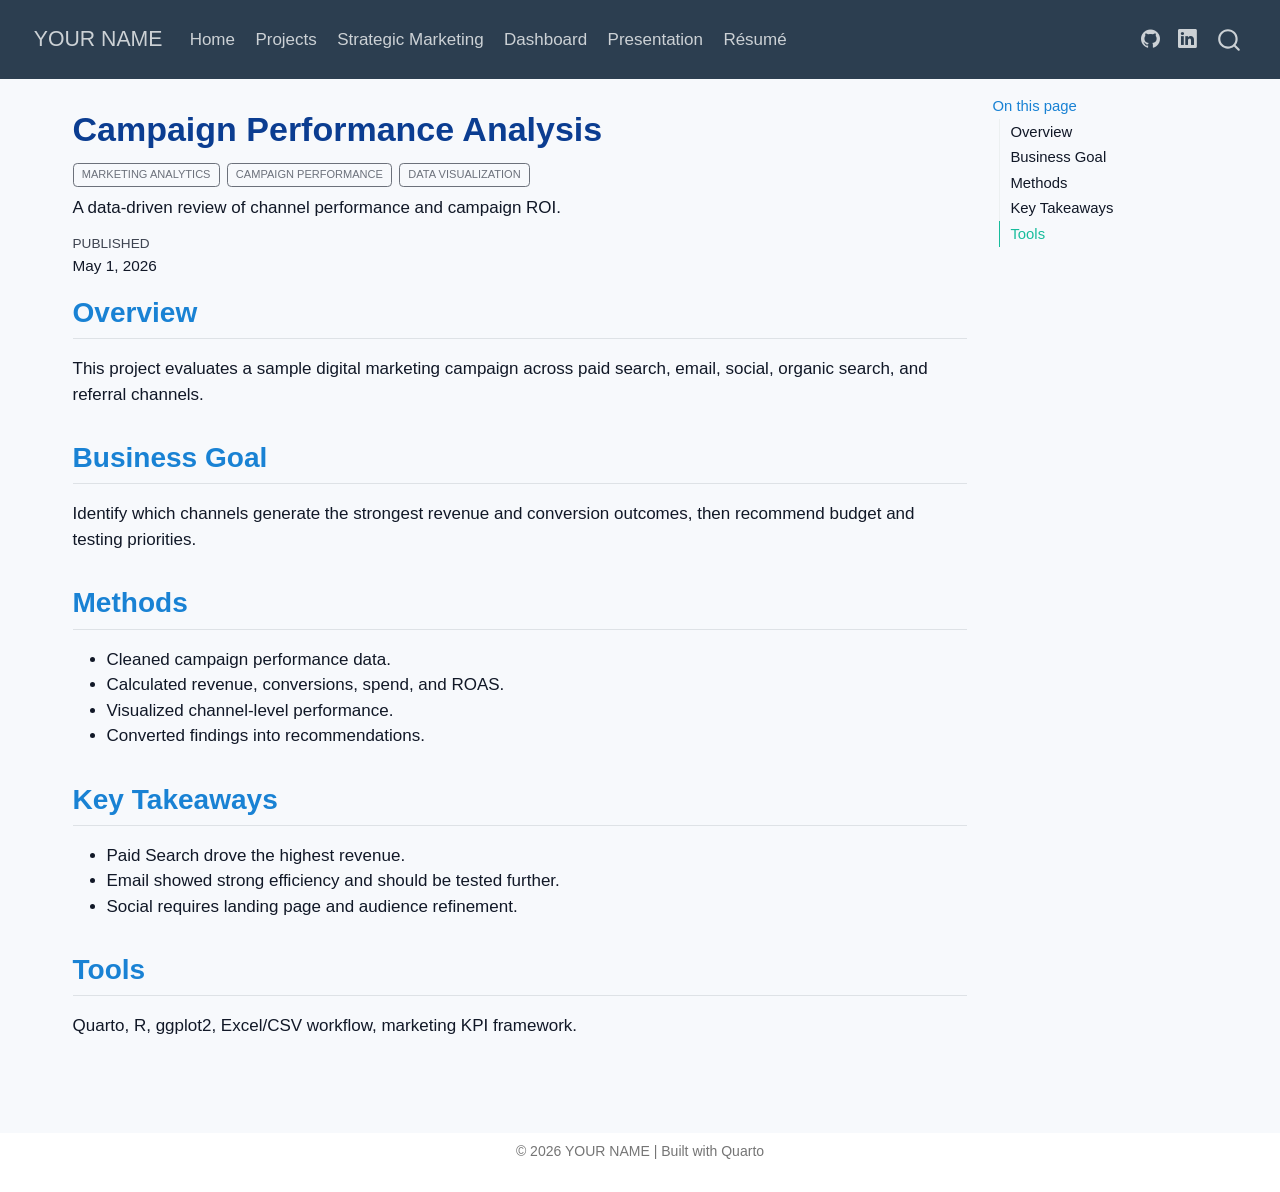
<file: listings/project-1/index.html>
<!DOCTYPE html>
<html xmlns="http://www.w3.org/1999/xhtml" lang="en" xml:lang="en"><head>

<meta charset="utf-8">
<meta name="generator" content="quarto-1.8.25">

<meta name="viewport" content="width=device-width, initial-scale=1.0, user-scalable=yes">

<meta name="dcterms.date" content="2026-05-01">
<meta name="description" content="A data-driven review of channel performance and campaign ROI.">

<title>Campaign Performance Analysis – YOUR NAME</title>
<style>
code{white-space: pre-wrap;}
span.smallcaps{font-variant: small-caps;}
div.columns{display: flex; gap: min(4vw, 1.5em);}
div.column{flex: auto; overflow-x: auto;}
div.hanging-indent{margin-left: 1.5em; text-indent: -1.5em;}
ul.task-list{list-style: none;}
ul.task-list li input[type="checkbox"] {
  width: 0.8em;
  margin: 0 0.8em 0.2em -1em; /* quarto-specific, see https://github.com/quarto-dev/quarto-cli/issues/4556 */ 
  vertical-align: middle;
}
</style>


<script src="../../site_libs/quarto-nav/quarto-nav.js"></script>
<script src="../../site_libs/quarto-nav/headroom.min.js"></script>
<script src="../../site_libs/clipboard/clipboard.min.js"></script>
<script src="../../site_libs/quarto-search/autocomplete.umd.js"></script>
<script src="../../site_libs/quarto-search/fuse.min.js"></script>
<script src="../../site_libs/quarto-search/quarto-search.js"></script>
<meta name="quarto:offset" content="../../">
<script src="../../site_libs/quarto-html/quarto.js" type="module"></script>
<script src="../../site_libs/quarto-html/tabsets/tabsets.js" type="module"></script>
<script src="../../site_libs/quarto-html/axe/axe-check.js" type="module"></script>
<script src="../../site_libs/quarto-html/popper.min.js"></script>
<script src="../../site_libs/quarto-html/tippy.umd.min.js"></script>
<script src="../../site_libs/quarto-html/anchor.min.js"></script>
<link href="../../site_libs/quarto-html/tippy.css" rel="stylesheet">
<link href="../../site_libs/quarto-html/quarto-syntax-highlighting-7b89279ff1a6dce999919e0e67d4d9ec.css" rel="stylesheet" id="quarto-text-highlighting-styles">
<script src="../../site_libs/bootstrap/bootstrap.min.js"></script>
<link href="../../site_libs/bootstrap/bootstrap-icons.css" rel="stylesheet">
<link href="../../site_libs/bootstrap/bootstrap-e87a932e2bcd8d5278911227dc3f862d.min.css" rel="stylesheet" append-hash="true" id="quarto-bootstrap" data-mode="light">
<script id="quarto-search-options" type="application/json">{
  "location": "navbar",
  "copy-button": false,
  "collapse-after": 3,
  "panel-placement": "end",
  "type": "overlay",
  "limit": 50,
  "keyboard-shortcut": [
    "f",
    "/",
    "s"
  ],
  "show-item-context": false,
  "language": {
    "search-no-results-text": "No results",
    "search-matching-documents-text": "matching documents",
    "search-copy-link-title": "Copy link to search",
    "search-hide-matches-text": "Hide additional matches",
    "search-more-match-text": "more match in this document",
    "search-more-matches-text": "more matches in this document",
    "search-clear-button-title": "Clear",
    "search-text-placeholder": "",
    "search-detached-cancel-button-title": "Cancel",
    "search-submit-button-title": "Submit",
    "search-label": "Search"
  }
}</script>
<script async="" src="https://www.googletagmanager.com/gtag/js?id=G-XXXXXXXXXX"></script>

<script type="text/javascript">

window.dataLayer = window.dataLayer || [];
function gtag(){dataLayer.push(arguments);}
gtag('js', new Date());
gtag('config', 'G-XXXXXXXXXX', { 'anonymize_ip': true});
</script>
<style>html{ scroll-behavior: smooth; }</style>
<!-- Optional Google Tag Manager head snippet. Replace GTM-XXXXXXX, or leave blank if using google-analytics in _quarto.yml. -->


</head>

<body class="nav-fixed quarto-light">

<div id="quarto-search-results"></div>
  <header id="quarto-header" class="headroom fixed-top">
    <nav class="navbar navbar-expand-lg " data-bs-theme="dark">
      <div class="navbar-container container-fluid">
      <div class="navbar-brand-container mx-auto">
    <a href="../../index.html" class="navbar-brand navbar-brand-logo">
    </a>
    <a class="navbar-brand" href="../../index.html">
    <span class="navbar-title">YOUR NAME</span>
    </a>
  </div>
            <div id="quarto-search" class="" title="Search"></div>
          <button class="navbar-toggler" type="button" data-bs-toggle="collapse" data-bs-target="#navbarCollapse" aria-controls="navbarCollapse" role="menu" aria-expanded="false" aria-label="Toggle navigation" onclick="if (window.quartoToggleHeadroom) { window.quartoToggleHeadroom(); }">
  <span class="navbar-toggler-icon"></span>
</button>
          <div class="collapse navbar-collapse" id="navbarCollapse">
            <ul class="navbar-nav navbar-nav-scroll me-auto">
  <li class="nav-item">
    <a class="nav-link" href="../../index.html"> 
<span class="menu-text">Home</span></a>
  </li>  
  <li class="nav-item">
    <a class="nav-link" href="../../marketing-analytics.html"> 
<span class="menu-text">Projects</span></a>
  </li>  
  <li class="nav-item">
    <a class="nav-link" href="../../strategic-marketing.html"> 
<span class="menu-text">Strategic Marketing</span></a>
  </li>  
  <li class="nav-item">
    <a class="nav-link" href="../../dashboard/index.html"> 
<span class="menu-text">Dashboard</span></a>
  </li>  
  <li class="nav-item">
    <a class="nav-link" href="../../presentation/index.html"> 
<span class="menu-text">Presentation</span></a>
  </li>  
  <li class="nav-item">
    <a class="nav-link" href="../../resume.html"> 
<span class="menu-text">Résumé</span></a>
  </li>  
</ul>
            <ul class="navbar-nav navbar-nav-scroll ms-auto">
  <li class="nav-item compact">
    <a class="nav-link" href="https://github.com/YOUR-GITHUB-USERNAME"> <i class="bi bi-github" role="img">
</i> 
<span class="menu-text"></span></a>
  </li>  
  <li class="nav-item compact">
    <a class="nav-link" href="https://www.linkedin.com/in/YOUR-LINKEDIN/"> <i class="bi bi-linkedin" role="img">
</i> 
<span class="menu-text"></span></a>
  </li>  
</ul>
          </div> <!-- /navcollapse -->
            <div class="quarto-navbar-tools">
</div>
      </div> <!-- /container-fluid -->
    </nav>
</header>
<!-- content -->
<div id="quarto-content" class="quarto-container page-columns page-rows-contents page-layout-full page-navbar">
<!-- sidebar -->
<!-- margin-sidebar -->
    <div id="quarto-margin-sidebar" class="sidebar margin-sidebar">
        <nav id="TOC" role="doc-toc" class="toc-active">
    <h2 id="toc-title">On this page</h2>
   
  <ul>
  <li><a href="#overview" id="toc-overview" class="nav-link active" data-scroll-target="#overview">Overview</a></li>
  <li><a href="#business-goal" id="toc-business-goal" class="nav-link" data-scroll-target="#business-goal">Business Goal</a></li>
  <li><a href="#methods" id="toc-methods" class="nav-link" data-scroll-target="#methods">Methods</a></li>
  <li><a href="#key-takeaways" id="toc-key-takeaways" class="nav-link" data-scroll-target="#key-takeaways">Key Takeaways</a></li>
  <li><a href="#tools" id="toc-tools" class="nav-link" data-scroll-target="#tools">Tools</a></li>
  </ul>
</nav>
    </div>
<!-- main -->
<main class="content column-page-left" id="quarto-document-content">
<!-- Optional Google Tag Manager body snippet. Replace GTM-XXXXXXX, or leave blank if using google-analytics in _quarto.yml. -->

<header id="title-block-header" class="quarto-title-block default">
<div class="quarto-title">
<h1 class="title">Campaign Performance Analysis</h1>
  <div class="quarto-categories">
    <div class="quarto-category">Marketing Analytics</div>
    <div class="quarto-category">Campaign Performance</div>
    <div class="quarto-category">Data Visualization</div>
  </div>
  </div>

<div>
  <div class="description">
    A data-driven review of channel performance and campaign ROI.
  </div>
</div>


<div class="quarto-title-meta column-page-left">

    
    <div>
    <div class="quarto-title-meta-heading">Published</div>
    <div class="quarto-title-meta-contents">
      <p class="date">May 1, 2026</p>
    </div>
  </div>
  
    
  </div>
  


</header>


<section id="overview" class="level2">
<h2 class="anchored" data-anchor-id="overview">Overview</h2>
<p>This project evaluates a sample digital marketing campaign across paid search, email, social, organic search, and referral channels.</p>
</section>
<section id="business-goal" class="level2">
<h2 class="anchored" data-anchor-id="business-goal">Business Goal</h2>
<p>Identify which channels generate the strongest revenue and conversion outcomes, then recommend budget and testing priorities.</p>
</section>
<section id="methods" class="level2">
<h2 class="anchored" data-anchor-id="methods">Methods</h2>
<ul>
<li>Cleaned campaign performance data.</li>
<li>Calculated revenue, conversions, spend, and ROAS.</li>
<li>Visualized channel-level performance.</li>
<li>Converted findings into recommendations.</li>
</ul>
</section>
<section id="key-takeaways" class="level2">
<h2 class="anchored" data-anchor-id="key-takeaways">Key Takeaways</h2>
<ul>
<li>Paid Search drove the highest revenue.</li>
<li>Email showed strong efficiency and should be tested further.</li>
<li>Social requires landing page and audience refinement.</li>
</ul>
</section>
<section id="tools" class="level2">
<h2 class="anchored" data-anchor-id="tools">Tools</h2>
<p>Quarto, R, ggplot2, Excel/CSV workflow, marketing KPI framework.</p>


</section>

</main> <!-- /main -->
<script id="quarto-html-after-body" type="application/javascript">
  window.document.addEventListener("DOMContentLoaded", function (event) {
    const icon = "";
    const anchorJS = new window.AnchorJS();
    anchorJS.options = {
      placement: 'right',
      icon: icon
    };
    anchorJS.add('.anchored');
    const isCodeAnnotation = (el) => {
      for (const clz of el.classList) {
        if (clz.startsWith('code-annotation-')) {                     
          return true;
        }
      }
      return false;
    }
    const onCopySuccess = function(e) {
      // button target
      const button = e.trigger;
      // don't keep focus
      button.blur();
      // flash "checked"
      button.classList.add('code-copy-button-checked');
      var currentTitle = button.getAttribute("title");
      button.setAttribute("title", "Copied!");
      let tooltip;
      if (window.bootstrap) {
        button.setAttribute("data-bs-toggle", "tooltip");
        button.setAttribute("data-bs-placement", "left");
        button.setAttribute("data-bs-title", "Copied!");
        tooltip = new bootstrap.Tooltip(button, 
          { trigger: "manual", 
            customClass: "code-copy-button-tooltip",
            offset: [0, -8]});
        tooltip.show();    
      }
      setTimeout(function() {
        if (tooltip) {
          tooltip.hide();
          button.removeAttribute("data-bs-title");
          button.removeAttribute("data-bs-toggle");
          button.removeAttribute("data-bs-placement");
        }
        button.setAttribute("title", currentTitle);
        button.classList.remove('code-copy-button-checked');
      }, 1000);
      // clear code selection
      e.clearSelection();
    }
    const getTextToCopy = function(trigger) {
      const outerScaffold = trigger.parentElement.cloneNode(true);
      const codeEl = outerScaffold.querySelector('code');
      for (const childEl of codeEl.children) {
        if (isCodeAnnotation(childEl)) {
          childEl.remove();
        }
      }
      return codeEl.innerText;
    }
    const clipboard = new window.ClipboardJS('.code-copy-button:not([data-in-quarto-modal])', {
      text: getTextToCopy
    });
    clipboard.on('success', onCopySuccess);
    if (window.document.getElementById('quarto-embedded-source-code-modal')) {
      const clipboardModal = new window.ClipboardJS('.code-copy-button[data-in-quarto-modal]', {
        text: getTextToCopy,
        container: window.document.getElementById('quarto-embedded-source-code-modal')
      });
      clipboardModal.on('success', onCopySuccess);
    }
      var localhostRegex = new RegExp(/^(?:http|https):\/\/localhost\:?[0-9]*\//);
      var mailtoRegex = new RegExp(/^mailto:/);
        var filterRegex = new RegExp("https:\/\/YOUR-GITHUB-USERNAME\.github\.io\/YOUR-REPO-NAME\/");
      var isInternal = (href) => {
          return filterRegex.test(href) || localhostRegex.test(href) || mailtoRegex.test(href);
      }
      // Inspect non-navigation links and adorn them if external
     var links = window.document.querySelectorAll('a[href]:not(.nav-link):not(.navbar-brand):not(.toc-action):not(.sidebar-link):not(.sidebar-item-toggle):not(.pagination-link):not(.no-external):not([aria-hidden]):not(.dropdown-item):not(.quarto-navigation-tool):not(.about-link)');
      for (var i=0; i<links.length; i++) {
        const link = links[i];
        if (!isInternal(link.href)) {
          // undo the damage that might have been done by quarto-nav.js in the case of
          // links that we want to consider external
          if (link.dataset.originalHref !== undefined) {
            link.href = link.dataset.originalHref;
          }
            // target, if specified
            link.setAttribute("target", "_blank");
            if (link.getAttribute("rel") === null) {
              link.setAttribute("rel", "noopener");
            }
        }
      }
    function tippyHover(el, contentFn, onTriggerFn, onUntriggerFn) {
      const config = {
        allowHTML: true,
        maxWidth: 500,
        delay: 100,
        arrow: false,
        appendTo: function(el) {
            return el.parentElement;
        },
        interactive: true,
        interactiveBorder: 10,
        theme: 'quarto',
        placement: 'bottom-start',
      };
      if (contentFn) {
        config.content = contentFn;
      }
      if (onTriggerFn) {
        config.onTrigger = onTriggerFn;
      }
      if (onUntriggerFn) {
        config.onUntrigger = onUntriggerFn;
      }
      window.tippy(el, config); 
    }
    const noterefs = window.document.querySelectorAll('a[role="doc-noteref"]');
    for (var i=0; i<noterefs.length; i++) {
      const ref = noterefs[i];
      tippyHover(ref, function() {
        // use id or data attribute instead here
        let href = ref.getAttribute('data-footnote-href') || ref.getAttribute('href');
        try { href = new URL(href).hash; } catch {}
        const id = href.replace(/^#\/?/, "");
        const note = window.document.getElementById(id);
        if (note) {
          return note.innerHTML;
        } else {
          return "";
        }
      });
    }
    const xrefs = window.document.querySelectorAll('a.quarto-xref');
    const processXRef = (id, note) => {
      // Strip column container classes
      const stripColumnClz = (el) => {
        el.classList.remove("page-full", "page-columns");
        if (el.children) {
          for (const child of el.children) {
            stripColumnClz(child);
          }
        }
      }
      stripColumnClz(note)
      if (id === null || id.startsWith('sec-')) {
        // Special case sections, only their first couple elements
        const container = document.createElement("div");
        if (note.children && note.children.length > 2) {
          container.appendChild(note.children[0].cloneNode(true));
          for (let i = 1; i < note.children.length; i++) {
            const child = note.children[i];
            if (child.tagName === "P" && child.innerText === "") {
              continue;
            } else {
              container.appendChild(child.cloneNode(true));
              break;
            }
          }
          if (window.Quarto?.typesetMath) {
            window.Quarto.typesetMath(container);
          }
          return container.innerHTML
        } else {
          if (window.Quarto?.typesetMath) {
            window.Quarto.typesetMath(note);
          }
          return note.innerHTML;
        }
      } else {
        // Remove any anchor links if they are present
        const anchorLink = note.querySelector('a.anchorjs-link');
        if (anchorLink) {
          anchorLink.remove();
        }
        if (window.Quarto?.typesetMath) {
          window.Quarto.typesetMath(note);
        }
        if (note.classList.contains("callout")) {
          return note.outerHTML;
        } else {
          return note.innerHTML;
        }
      }
    }
    for (var i=0; i<xrefs.length; i++) {
      const xref = xrefs[i];
      tippyHover(xref, undefined, function(instance) {
        instance.disable();
        let url = xref.getAttribute('href');
        let hash = undefined; 
        if (url.startsWith('#')) {
          hash = url;
        } else {
          try { hash = new URL(url).hash; } catch {}
        }
        if (hash) {
          const id = hash.replace(/^#\/?/, "");
          const note = window.document.getElementById(id);
          if (note !== null) {
            try {
              const html = processXRef(id, note.cloneNode(true));
              instance.setContent(html);
            } finally {
              instance.enable();
              instance.show();
            }
          } else {
            // See if we can fetch this
            fetch(url.split('#')[0])
            .then(res => res.text())
            .then(html => {
              const parser = new DOMParser();
              const htmlDoc = parser.parseFromString(html, "text/html");
              const note = htmlDoc.getElementById(id);
              if (note !== null) {
                const html = processXRef(id, note);
                instance.setContent(html);
              } 
            }).finally(() => {
              instance.enable();
              instance.show();
            });
          }
        } else {
          // See if we can fetch a full url (with no hash to target)
          // This is a special case and we should probably do some content thinning / targeting
          fetch(url)
          .then(res => res.text())
          .then(html => {
            const parser = new DOMParser();
            const htmlDoc = parser.parseFromString(html, "text/html");
            const note = htmlDoc.querySelector('main.content');
            if (note !== null) {
              // This should only happen for chapter cross references
              // (since there is no id in the URL)
              // remove the first header
              if (note.children.length > 0 && note.children[0].tagName === "HEADER") {
                note.children[0].remove();
              }
              const html = processXRef(null, note);
              instance.setContent(html);
            } 
          }).finally(() => {
            instance.enable();
            instance.show();
          });
        }
      }, function(instance) {
      });
    }
        let selectedAnnoteEl;
        const selectorForAnnotation = ( cell, annotation) => {
          let cellAttr = 'data-code-cell="' + cell + '"';
          let lineAttr = 'data-code-annotation="' +  annotation + '"';
          const selector = 'span[' + cellAttr + '][' + lineAttr + ']';
          return selector;
        }
        const selectCodeLines = (annoteEl) => {
          const doc = window.document;
          const targetCell = annoteEl.getAttribute("data-target-cell");
          const targetAnnotation = annoteEl.getAttribute("data-target-annotation");
          const annoteSpan = window.document.querySelector(selectorForAnnotation(targetCell, targetAnnotation));
          const lines = annoteSpan.getAttribute("data-code-lines").split(",");
          const lineIds = lines.map((line) => {
            return targetCell + "-" + line;
          })
          let top = null;
          let height = null;
          let parent = null;
          if (lineIds.length > 0) {
              //compute the position of the single el (top and bottom and make a div)
              const el = window.document.getElementById(lineIds[0]);
              top = el.offsetTop;
              height = el.offsetHeight;
              parent = el.parentElement.parentElement;
            if (lineIds.length > 1) {
              const lastEl = window.document.getElementById(lineIds[lineIds.length - 1]);
              const bottom = lastEl.offsetTop + lastEl.offsetHeight;
              height = bottom - top;
            }
            if (top !== null && height !== null && parent !== null) {
              // cook up a div (if necessary) and position it 
              let div = window.document.getElementById("code-annotation-line-highlight");
              if (div === null) {
                div = window.document.createElement("div");
                div.setAttribute("id", "code-annotation-line-highlight");
                div.style.position = 'absolute';
                parent.appendChild(div);
              }
              div.style.top = top - 2 + "px";
              div.style.height = height + 4 + "px";
              div.style.left = 0;
              let gutterDiv = window.document.getElementById("code-annotation-line-highlight-gutter");
              if (gutterDiv === null) {
                gutterDiv = window.document.createElement("div");
                gutterDiv.setAttribute("id", "code-annotation-line-highlight-gutter");
                gutterDiv.style.position = 'absolute';
                const codeCell = window.document.getElementById(targetCell);
                const gutter = codeCell.querySelector('.code-annotation-gutter');
                gutter.appendChild(gutterDiv);
              }
              gutterDiv.style.top = top - 2 + "px";
              gutterDiv.style.height = height + 4 + "px";
            }
            selectedAnnoteEl = annoteEl;
          }
        };
        const unselectCodeLines = () => {
          const elementsIds = ["code-annotation-line-highlight", "code-annotation-line-highlight-gutter"];
          elementsIds.forEach((elId) => {
            const div = window.document.getElementById(elId);
            if (div) {
              div.remove();
            }
          });
          selectedAnnoteEl = undefined;
        };
          // Handle positioning of the toggle
      window.addEventListener(
        "resize",
        throttle(() => {
          elRect = undefined;
          if (selectedAnnoteEl) {
            selectCodeLines(selectedAnnoteEl);
          }
        }, 10)
      );
      function throttle(fn, ms) {
      let throttle = false;
      let timer;
        return (...args) => {
          if(!throttle) { // first call gets through
              fn.apply(this, args);
              throttle = true;
          } else { // all the others get throttled
              if(timer) clearTimeout(timer); // cancel #2
              timer = setTimeout(() => {
                fn.apply(this, args);
                timer = throttle = false;
              }, ms);
          }
        };
      }
        // Attach click handler to the DT
        const annoteDls = window.document.querySelectorAll('dt[data-target-cell]');
        for (const annoteDlNode of annoteDls) {
          annoteDlNode.addEventListener('click', (event) => {
            const clickedEl = event.target;
            if (clickedEl !== selectedAnnoteEl) {
              unselectCodeLines();
              const activeEl = window.document.querySelector('dt[data-target-cell].code-annotation-active');
              if (activeEl) {
                activeEl.classList.remove('code-annotation-active');
              }
              selectCodeLines(clickedEl);
              clickedEl.classList.add('code-annotation-active');
            } else {
              // Unselect the line
              unselectCodeLines();
              clickedEl.classList.remove('code-annotation-active');
            }
          });
        }
    const findCites = (el) => {
      const parentEl = el.parentElement;
      if (parentEl) {
        const cites = parentEl.dataset.cites;
        if (cites) {
          return {
            el,
            cites: cites.split(' ')
          };
        } else {
          return findCites(el.parentElement)
        }
      } else {
        return undefined;
      }
    };
    var bibliorefs = window.document.querySelectorAll('a[role="doc-biblioref"]');
    for (var i=0; i<bibliorefs.length; i++) {
      const ref = bibliorefs[i];
      const citeInfo = findCites(ref);
      if (citeInfo) {
        tippyHover(citeInfo.el, function() {
          var popup = window.document.createElement('div');
          citeInfo.cites.forEach(function(cite) {
            var citeDiv = window.document.createElement('div');
            citeDiv.classList.add('hanging-indent');
            citeDiv.classList.add('csl-entry');
            var biblioDiv = window.document.getElementById('ref-' + cite);
            if (biblioDiv) {
              citeDiv.innerHTML = biblioDiv.innerHTML;
            }
            popup.appendChild(citeDiv);
          });
          return popup.innerHTML;
        });
      }
    }
  });
  </script>
</div> <!-- /content -->
<footer class="footer">
  <div class="nav-footer">
    <div class="nav-footer-left">
      &nbsp;
    </div>   
    <div class="nav-footer-center">
<p>© 2026 YOUR NAME | Built with Quarto</p>
</div>
    <div class="nav-footer-right">
      &nbsp;
    </div>
  </div>
</footer>




<script src="../../site_libs/quarto-html/zenscroll-min.js"></script>
</body></html>
</file>
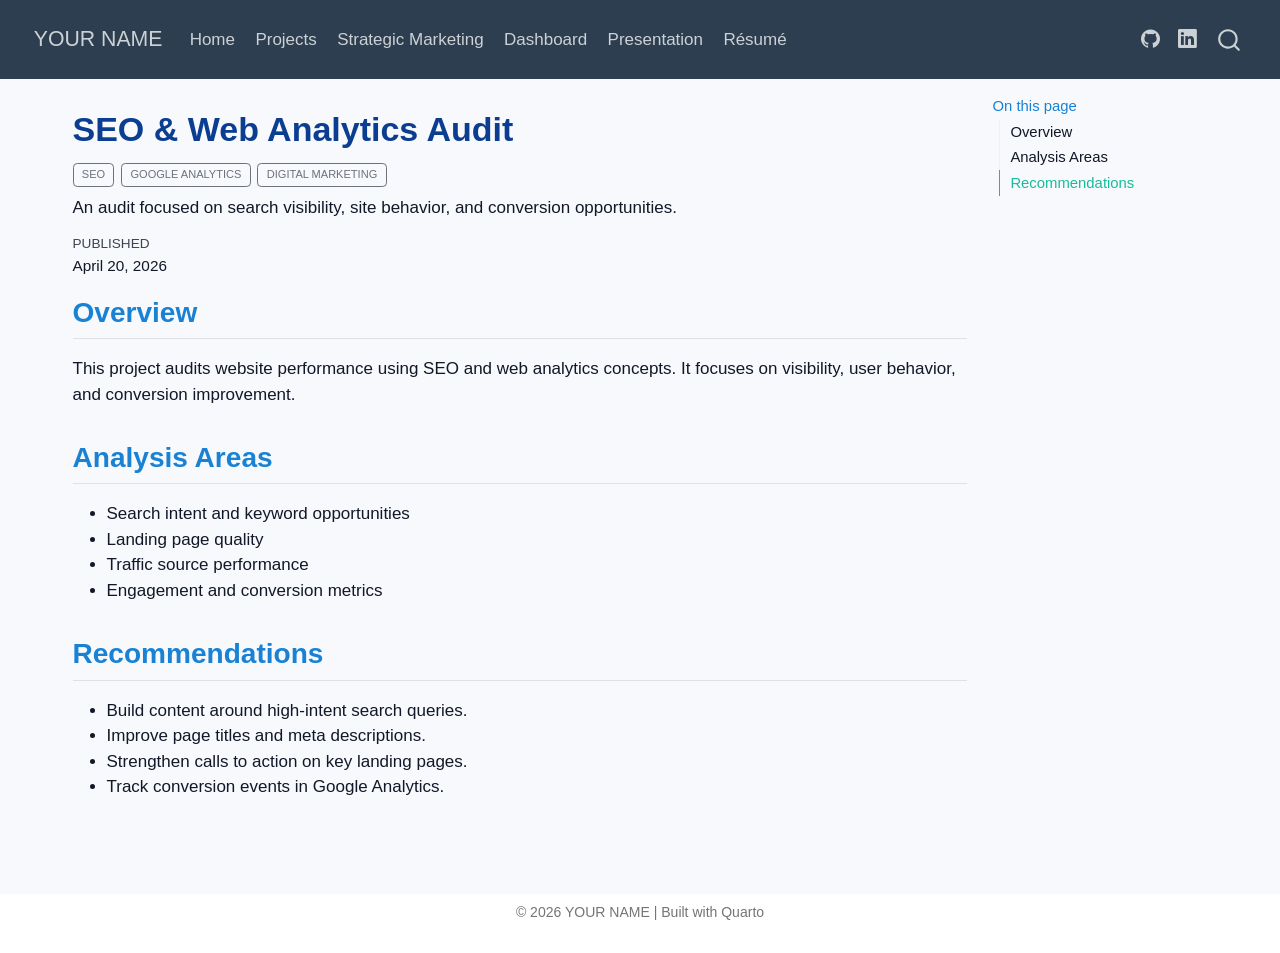
<file: listings/project-2/index.html>
<!DOCTYPE html>
<html xmlns="http://www.w3.org/1999/xhtml" lang="en" xml:lang="en"><head>

<meta charset="utf-8">
<meta name="generator" content="quarto-1.8.25">

<meta name="viewport" content="width=device-width, initial-scale=1.0, user-scalable=yes">

<meta name="dcterms.date" content="2026-04-20">
<meta name="description" content="An audit focused on search visibility, site behavior, and conversion opportunities.">

<title>SEO &amp; Web Analytics Audit – YOUR NAME</title>
<style>
code{white-space: pre-wrap;}
span.smallcaps{font-variant: small-caps;}
div.columns{display: flex; gap: min(4vw, 1.5em);}
div.column{flex: auto; overflow-x: auto;}
div.hanging-indent{margin-left: 1.5em; text-indent: -1.5em;}
ul.task-list{list-style: none;}
ul.task-list li input[type="checkbox"] {
  width: 0.8em;
  margin: 0 0.8em 0.2em -1em; /* quarto-specific, see https://github.com/quarto-dev/quarto-cli/issues/4556 */ 
  vertical-align: middle;
}
</style>


<script src="../../site_libs/quarto-nav/quarto-nav.js"></script>
<script src="../../site_libs/quarto-nav/headroom.min.js"></script>
<script src="../../site_libs/clipboard/clipboard.min.js"></script>
<script src="../../site_libs/quarto-search/autocomplete.umd.js"></script>
<script src="../../site_libs/quarto-search/fuse.min.js"></script>
<script src="../../site_libs/quarto-search/quarto-search.js"></script>
<meta name="quarto:offset" content="../../">
<script src="../../site_libs/quarto-html/quarto.js" type="module"></script>
<script src="../../site_libs/quarto-html/tabsets/tabsets.js" type="module"></script>
<script src="../../site_libs/quarto-html/axe/axe-check.js" type="module"></script>
<script src="../../site_libs/quarto-html/popper.min.js"></script>
<script src="../../site_libs/quarto-html/tippy.umd.min.js"></script>
<script src="../../site_libs/quarto-html/anchor.min.js"></script>
<link href="../../site_libs/quarto-html/tippy.css" rel="stylesheet">
<link href="../../site_libs/quarto-html/quarto-syntax-highlighting-7b89279ff1a6dce999919e0e67d4d9ec.css" rel="stylesheet" id="quarto-text-highlighting-styles">
<script src="../../site_libs/bootstrap/bootstrap.min.js"></script>
<link href="../../site_libs/bootstrap/bootstrap-icons.css" rel="stylesheet">
<link href="../../site_libs/bootstrap/bootstrap-e87a932e2bcd8d5278911227dc3f862d.min.css" rel="stylesheet" append-hash="true" id="quarto-bootstrap" data-mode="light">
<script id="quarto-search-options" type="application/json">{
  "location": "navbar",
  "copy-button": false,
  "collapse-after": 3,
  "panel-placement": "end",
  "type": "overlay",
  "limit": 50,
  "keyboard-shortcut": [
    "f",
    "/",
    "s"
  ],
  "show-item-context": false,
  "language": {
    "search-no-results-text": "No results",
    "search-matching-documents-text": "matching documents",
    "search-copy-link-title": "Copy link to search",
    "search-hide-matches-text": "Hide additional matches",
    "search-more-match-text": "more match in this document",
    "search-more-matches-text": "more matches in this document",
    "search-clear-button-title": "Clear",
    "search-text-placeholder": "",
    "search-detached-cancel-button-title": "Cancel",
    "search-submit-button-title": "Submit",
    "search-label": "Search"
  }
}</script>
<script async="" src="https://www.googletagmanager.com/gtag/js?id=G-XXXXXXXXXX"></script>

<script type="text/javascript">

window.dataLayer = window.dataLayer || [];
function gtag(){dataLayer.push(arguments);}
gtag('js', new Date());
gtag('config', 'G-XXXXXXXXXX', { 'anonymize_ip': true});
</script>
<style>html{ scroll-behavior: smooth; }</style>
<!-- Optional Google Tag Manager head snippet. Replace GTM-XXXXXXX, or leave blank if using google-analytics in _quarto.yml. -->


</head>

<body class="nav-fixed quarto-light">

<div id="quarto-search-results"></div>
  <header id="quarto-header" class="headroom fixed-top">
    <nav class="navbar navbar-expand-lg " data-bs-theme="dark">
      <div class="navbar-container container-fluid">
      <div class="navbar-brand-container mx-auto">
    <a href="../../index.html" class="navbar-brand navbar-brand-logo">
    </a>
    <a class="navbar-brand" href="../../index.html">
    <span class="navbar-title">YOUR NAME</span>
    </a>
  </div>
            <div id="quarto-search" class="" title="Search"></div>
          <button class="navbar-toggler" type="button" data-bs-toggle="collapse" data-bs-target="#navbarCollapse" aria-controls="navbarCollapse" role="menu" aria-expanded="false" aria-label="Toggle navigation" onclick="if (window.quartoToggleHeadroom) { window.quartoToggleHeadroom(); }">
  <span class="navbar-toggler-icon"></span>
</button>
          <div class="collapse navbar-collapse" id="navbarCollapse">
            <ul class="navbar-nav navbar-nav-scroll me-auto">
  <li class="nav-item">
    <a class="nav-link" href="../../index.html"> 
<span class="menu-text">Home</span></a>
  </li>  
  <li class="nav-item">
    <a class="nav-link" href="../../marketing-analytics.html"> 
<span class="menu-text">Projects</span></a>
  </li>  
  <li class="nav-item">
    <a class="nav-link" href="../../strategic-marketing.html"> 
<span class="menu-text">Strategic Marketing</span></a>
  </li>  
  <li class="nav-item">
    <a class="nav-link" href="../../dashboard/index.html"> 
<span class="menu-text">Dashboard</span></a>
  </li>  
  <li class="nav-item">
    <a class="nav-link" href="../../presentation/index.html"> 
<span class="menu-text">Presentation</span></a>
  </li>  
  <li class="nav-item">
    <a class="nav-link" href="../../resume.html"> 
<span class="menu-text">Résumé</span></a>
  </li>  
</ul>
            <ul class="navbar-nav navbar-nav-scroll ms-auto">
  <li class="nav-item compact">
    <a class="nav-link" href="https://github.com/YOUR-GITHUB-USERNAME"> <i class="bi bi-github" role="img">
</i> 
<span class="menu-text"></span></a>
  </li>  
  <li class="nav-item compact">
    <a class="nav-link" href="https://www.linkedin.com/in/YOUR-LINKEDIN/"> <i class="bi bi-linkedin" role="img">
</i> 
<span class="menu-text"></span></a>
  </li>  
</ul>
          </div> <!-- /navcollapse -->
            <div class="quarto-navbar-tools">
</div>
      </div> <!-- /container-fluid -->
    </nav>
</header>
<!-- content -->
<div id="quarto-content" class="quarto-container page-columns page-rows-contents page-layout-full page-navbar">
<!-- sidebar -->
<!-- margin-sidebar -->
    <div id="quarto-margin-sidebar" class="sidebar margin-sidebar">
        <nav id="TOC" role="doc-toc" class="toc-active">
    <h2 id="toc-title">On this page</h2>
   
  <ul>
  <li><a href="#overview" id="toc-overview" class="nav-link active" data-scroll-target="#overview">Overview</a></li>
  <li><a href="#analysis-areas" id="toc-analysis-areas" class="nav-link" data-scroll-target="#analysis-areas">Analysis Areas</a></li>
  <li><a href="#recommendations" id="toc-recommendations" class="nav-link" data-scroll-target="#recommendations">Recommendations</a></li>
  </ul>
</nav>
    </div>
<!-- main -->
<main class="content column-page-left" id="quarto-document-content">
<!-- Optional Google Tag Manager body snippet. Replace GTM-XXXXXXX, or leave blank if using google-analytics in _quarto.yml. -->

<header id="title-block-header" class="quarto-title-block default">
<div class="quarto-title">
<h1 class="title">SEO &amp; Web Analytics Audit</h1>
  <div class="quarto-categories">
    <div class="quarto-category">SEO</div>
    <div class="quarto-category">Google Analytics</div>
    <div class="quarto-category">Digital Marketing</div>
  </div>
  </div>

<div>
  <div class="description">
    An audit focused on search visibility, site behavior, and conversion opportunities.
  </div>
</div>


<div class="quarto-title-meta column-page-left">

    
    <div>
    <div class="quarto-title-meta-heading">Published</div>
    <div class="quarto-title-meta-contents">
      <p class="date">April 20, 2026</p>
    </div>
  </div>
  
    
  </div>
  


</header>


<section id="overview" class="level2">
<h2 class="anchored" data-anchor-id="overview">Overview</h2>
<p>This project audits website performance using SEO and web analytics concepts. It focuses on visibility, user behavior, and conversion improvement.</p>
</section>
<section id="analysis-areas" class="level2">
<h2 class="anchored" data-anchor-id="analysis-areas">Analysis Areas</h2>
<ul>
<li>Search intent and keyword opportunities</li>
<li>Landing page quality</li>
<li>Traffic source performance</li>
<li>Engagement and conversion metrics</li>
</ul>
</section>
<section id="recommendations" class="level2">
<h2 class="anchored" data-anchor-id="recommendations">Recommendations</h2>
<ul>
<li>Build content around high-intent search queries.</li>
<li>Improve page titles and meta descriptions.</li>
<li>Strengthen calls to action on key landing pages.</li>
<li>Track conversion events in Google Analytics.</li>
</ul>


</section>

</main> <!-- /main -->
<script id="quarto-html-after-body" type="application/javascript">
  window.document.addEventListener("DOMContentLoaded", function (event) {
    const icon = "";
    const anchorJS = new window.AnchorJS();
    anchorJS.options = {
      placement: 'right',
      icon: icon
    };
    anchorJS.add('.anchored');
    const isCodeAnnotation = (el) => {
      for (const clz of el.classList) {
        if (clz.startsWith('code-annotation-')) {                     
          return true;
        }
      }
      return false;
    }
    const onCopySuccess = function(e) {
      // button target
      const button = e.trigger;
      // don't keep focus
      button.blur();
      // flash "checked"
      button.classList.add('code-copy-button-checked');
      var currentTitle = button.getAttribute("title");
      button.setAttribute("title", "Copied!");
      let tooltip;
      if (window.bootstrap) {
        button.setAttribute("data-bs-toggle", "tooltip");
        button.setAttribute("data-bs-placement", "left");
        button.setAttribute("data-bs-title", "Copied!");
        tooltip = new bootstrap.Tooltip(button, 
          { trigger: "manual", 
            customClass: "code-copy-button-tooltip",
            offset: [0, -8]});
        tooltip.show();    
      }
      setTimeout(function() {
        if (tooltip) {
          tooltip.hide();
          button.removeAttribute("data-bs-title");
          button.removeAttribute("data-bs-toggle");
          button.removeAttribute("data-bs-placement");
        }
        button.setAttribute("title", currentTitle);
        button.classList.remove('code-copy-button-checked');
      }, 1000);
      // clear code selection
      e.clearSelection();
    }
    const getTextToCopy = function(trigger) {
      const outerScaffold = trigger.parentElement.cloneNode(true);
      const codeEl = outerScaffold.querySelector('code');
      for (const childEl of codeEl.children) {
        if (isCodeAnnotation(childEl)) {
          childEl.remove();
        }
      }
      return codeEl.innerText;
    }
    const clipboard = new window.ClipboardJS('.code-copy-button:not([data-in-quarto-modal])', {
      text: getTextToCopy
    });
    clipboard.on('success', onCopySuccess);
    if (window.document.getElementById('quarto-embedded-source-code-modal')) {
      const clipboardModal = new window.ClipboardJS('.code-copy-button[data-in-quarto-modal]', {
        text: getTextToCopy,
        container: window.document.getElementById('quarto-embedded-source-code-modal')
      });
      clipboardModal.on('success', onCopySuccess);
    }
      var localhostRegex = new RegExp(/^(?:http|https):\/\/localhost\:?[0-9]*\//);
      var mailtoRegex = new RegExp(/^mailto:/);
        var filterRegex = new RegExp("https:\/\/YOUR-GITHUB-USERNAME\.github\.io\/YOUR-REPO-NAME\/");
      var isInternal = (href) => {
          return filterRegex.test(href) || localhostRegex.test(href) || mailtoRegex.test(href);
      }
      // Inspect non-navigation links and adorn them if external
     var links = window.document.querySelectorAll('a[href]:not(.nav-link):not(.navbar-brand):not(.toc-action):not(.sidebar-link):not(.sidebar-item-toggle):not(.pagination-link):not(.no-external):not([aria-hidden]):not(.dropdown-item):not(.quarto-navigation-tool):not(.about-link)');
      for (var i=0; i<links.length; i++) {
        const link = links[i];
        if (!isInternal(link.href)) {
          // undo the damage that might have been done by quarto-nav.js in the case of
          // links that we want to consider external
          if (link.dataset.originalHref !== undefined) {
            link.href = link.dataset.originalHref;
          }
            // target, if specified
            link.setAttribute("target", "_blank");
            if (link.getAttribute("rel") === null) {
              link.setAttribute("rel", "noopener");
            }
        }
      }
    function tippyHover(el, contentFn, onTriggerFn, onUntriggerFn) {
      const config = {
        allowHTML: true,
        maxWidth: 500,
        delay: 100,
        arrow: false,
        appendTo: function(el) {
            return el.parentElement;
        },
        interactive: true,
        interactiveBorder: 10,
        theme: 'quarto',
        placement: 'bottom-start',
      };
      if (contentFn) {
        config.content = contentFn;
      }
      if (onTriggerFn) {
        config.onTrigger = onTriggerFn;
      }
      if (onUntriggerFn) {
        config.onUntrigger = onUntriggerFn;
      }
      window.tippy(el, config); 
    }
    const noterefs = window.document.querySelectorAll('a[role="doc-noteref"]');
    for (var i=0; i<noterefs.length; i++) {
      const ref = noterefs[i];
      tippyHover(ref, function() {
        // use id or data attribute instead here
        let href = ref.getAttribute('data-footnote-href') || ref.getAttribute('href');
        try { href = new URL(href).hash; } catch {}
        const id = href.replace(/^#\/?/, "");
        const note = window.document.getElementById(id);
        if (note) {
          return note.innerHTML;
        } else {
          return "";
        }
      });
    }
    const xrefs = window.document.querySelectorAll('a.quarto-xref');
    const processXRef = (id, note) => {
      // Strip column container classes
      const stripColumnClz = (el) => {
        el.classList.remove("page-full", "page-columns");
        if (el.children) {
          for (const child of el.children) {
            stripColumnClz(child);
          }
        }
      }
      stripColumnClz(note)
      if (id === null || id.startsWith('sec-')) {
        // Special case sections, only their first couple elements
        const container = document.createElement("div");
        if (note.children && note.children.length > 2) {
          container.appendChild(note.children[0].cloneNode(true));
          for (let i = 1; i < note.children.length; i++) {
            const child = note.children[i];
            if (child.tagName === "P" && child.innerText === "") {
              continue;
            } else {
              container.appendChild(child.cloneNode(true));
              break;
            }
          }
          if (window.Quarto?.typesetMath) {
            window.Quarto.typesetMath(container);
          }
          return container.innerHTML
        } else {
          if (window.Quarto?.typesetMath) {
            window.Quarto.typesetMath(note);
          }
          return note.innerHTML;
        }
      } else {
        // Remove any anchor links if they are present
        const anchorLink = note.querySelector('a.anchorjs-link');
        if (anchorLink) {
          anchorLink.remove();
        }
        if (window.Quarto?.typesetMath) {
          window.Quarto.typesetMath(note);
        }
        if (note.classList.contains("callout")) {
          return note.outerHTML;
        } else {
          return note.innerHTML;
        }
      }
    }
    for (var i=0; i<xrefs.length; i++) {
      const xref = xrefs[i];
      tippyHover(xref, undefined, function(instance) {
        instance.disable();
        let url = xref.getAttribute('href');
        let hash = undefined; 
        if (url.startsWith('#')) {
          hash = url;
        } else {
          try { hash = new URL(url).hash; } catch {}
        }
        if (hash) {
          const id = hash.replace(/^#\/?/, "");
          const note = window.document.getElementById(id);
          if (note !== null) {
            try {
              const html = processXRef(id, note.cloneNode(true));
              instance.setContent(html);
            } finally {
              instance.enable();
              instance.show();
            }
          } else {
            // See if we can fetch this
            fetch(url.split('#')[0])
            .then(res => res.text())
            .then(html => {
              const parser = new DOMParser();
              const htmlDoc = parser.parseFromString(html, "text/html");
              const note = htmlDoc.getElementById(id);
              if (note !== null) {
                const html = processXRef(id, note);
                instance.setContent(html);
              } 
            }).finally(() => {
              instance.enable();
              instance.show();
            });
          }
        } else {
          // See if we can fetch a full url (with no hash to target)
          // This is a special case and we should probably do some content thinning / targeting
          fetch(url)
          .then(res => res.text())
          .then(html => {
            const parser = new DOMParser();
            const htmlDoc = parser.parseFromString(html, "text/html");
            const note = htmlDoc.querySelector('main.content');
            if (note !== null) {
              // This should only happen for chapter cross references
              // (since there is no id in the URL)
              // remove the first header
              if (note.children.length > 0 && note.children[0].tagName === "HEADER") {
                note.children[0].remove();
              }
              const html = processXRef(null, note);
              instance.setContent(html);
            } 
          }).finally(() => {
            instance.enable();
            instance.show();
          });
        }
      }, function(instance) {
      });
    }
        let selectedAnnoteEl;
        const selectorForAnnotation = ( cell, annotation) => {
          let cellAttr = 'data-code-cell="' + cell + '"';
          let lineAttr = 'data-code-annotation="' +  annotation + '"';
          const selector = 'span[' + cellAttr + '][' + lineAttr + ']';
          return selector;
        }
        const selectCodeLines = (annoteEl) => {
          const doc = window.document;
          const targetCell = annoteEl.getAttribute("data-target-cell");
          const targetAnnotation = annoteEl.getAttribute("data-target-annotation");
          const annoteSpan = window.document.querySelector(selectorForAnnotation(targetCell, targetAnnotation));
          const lines = annoteSpan.getAttribute("data-code-lines").split(",");
          const lineIds = lines.map((line) => {
            return targetCell + "-" + line;
          })
          let top = null;
          let height = null;
          let parent = null;
          if (lineIds.length > 0) {
              //compute the position of the single el (top and bottom and make a div)
              const el = window.document.getElementById(lineIds[0]);
              top = el.offsetTop;
              height = el.offsetHeight;
              parent = el.parentElement.parentElement;
            if (lineIds.length > 1) {
              const lastEl = window.document.getElementById(lineIds[lineIds.length - 1]);
              const bottom = lastEl.offsetTop + lastEl.offsetHeight;
              height = bottom - top;
            }
            if (top !== null && height !== null && parent !== null) {
              // cook up a div (if necessary) and position it 
              let div = window.document.getElementById("code-annotation-line-highlight");
              if (div === null) {
                div = window.document.createElement("div");
                div.setAttribute("id", "code-annotation-line-highlight");
                div.style.position = 'absolute';
                parent.appendChild(div);
              }
              div.style.top = top - 2 + "px";
              div.style.height = height + 4 + "px";
              div.style.left = 0;
              let gutterDiv = window.document.getElementById("code-annotation-line-highlight-gutter");
              if (gutterDiv === null) {
                gutterDiv = window.document.createElement("div");
                gutterDiv.setAttribute("id", "code-annotation-line-highlight-gutter");
                gutterDiv.style.position = 'absolute';
                const codeCell = window.document.getElementById(targetCell);
                const gutter = codeCell.querySelector('.code-annotation-gutter');
                gutter.appendChild(gutterDiv);
              }
              gutterDiv.style.top = top - 2 + "px";
              gutterDiv.style.height = height + 4 + "px";
            }
            selectedAnnoteEl = annoteEl;
          }
        };
        const unselectCodeLines = () => {
          const elementsIds = ["code-annotation-line-highlight", "code-annotation-line-highlight-gutter"];
          elementsIds.forEach((elId) => {
            const div = window.document.getElementById(elId);
            if (div) {
              div.remove();
            }
          });
          selectedAnnoteEl = undefined;
        };
          // Handle positioning of the toggle
      window.addEventListener(
        "resize",
        throttle(() => {
          elRect = undefined;
          if (selectedAnnoteEl) {
            selectCodeLines(selectedAnnoteEl);
          }
        }, 10)
      );
      function throttle(fn, ms) {
      let throttle = false;
      let timer;
        return (...args) => {
          if(!throttle) { // first call gets through
              fn.apply(this, args);
              throttle = true;
          } else { // all the others get throttled
              if(timer) clearTimeout(timer); // cancel #2
              timer = setTimeout(() => {
                fn.apply(this, args);
                timer = throttle = false;
              }, ms);
          }
        };
      }
        // Attach click handler to the DT
        const annoteDls = window.document.querySelectorAll('dt[data-target-cell]');
        for (const annoteDlNode of annoteDls) {
          annoteDlNode.addEventListener('click', (event) => {
            const clickedEl = event.target;
            if (clickedEl !== selectedAnnoteEl) {
              unselectCodeLines();
              const activeEl = window.document.querySelector('dt[data-target-cell].code-annotation-active');
              if (activeEl) {
                activeEl.classList.remove('code-annotation-active');
              }
              selectCodeLines(clickedEl);
              clickedEl.classList.add('code-annotation-active');
            } else {
              // Unselect the line
              unselectCodeLines();
              clickedEl.classList.remove('code-annotation-active');
            }
          });
        }
    const findCites = (el) => {
      const parentEl = el.parentElement;
      if (parentEl) {
        const cites = parentEl.dataset.cites;
        if (cites) {
          return {
            el,
            cites: cites.split(' ')
          };
        } else {
          return findCites(el.parentElement)
        }
      } else {
        return undefined;
      }
    };
    var bibliorefs = window.document.querySelectorAll('a[role="doc-biblioref"]');
    for (var i=0; i<bibliorefs.length; i++) {
      const ref = bibliorefs[i];
      const citeInfo = findCites(ref);
      if (citeInfo) {
        tippyHover(citeInfo.el, function() {
          var popup = window.document.createElement('div');
          citeInfo.cites.forEach(function(cite) {
            var citeDiv = window.document.createElement('div');
            citeDiv.classList.add('hanging-indent');
            citeDiv.classList.add('csl-entry');
            var biblioDiv = window.document.getElementById('ref-' + cite);
            if (biblioDiv) {
              citeDiv.innerHTML = biblioDiv.innerHTML;
            }
            popup.appendChild(citeDiv);
          });
          return popup.innerHTML;
        });
      }
    }
  });
  </script>
</div> <!-- /content -->
<footer class="footer">
  <div class="nav-footer">
    <div class="nav-footer-left">
      &nbsp;
    </div>   
    <div class="nav-footer-center">
<p>© 2026 YOUR NAME | Built with Quarto</p>
</div>
    <div class="nav-footer-right">
      &nbsp;
    </div>
  </div>
</footer>




<script src="../../site_libs/quarto-html/zenscroll-min.js"></script>
</body></html>
</file>
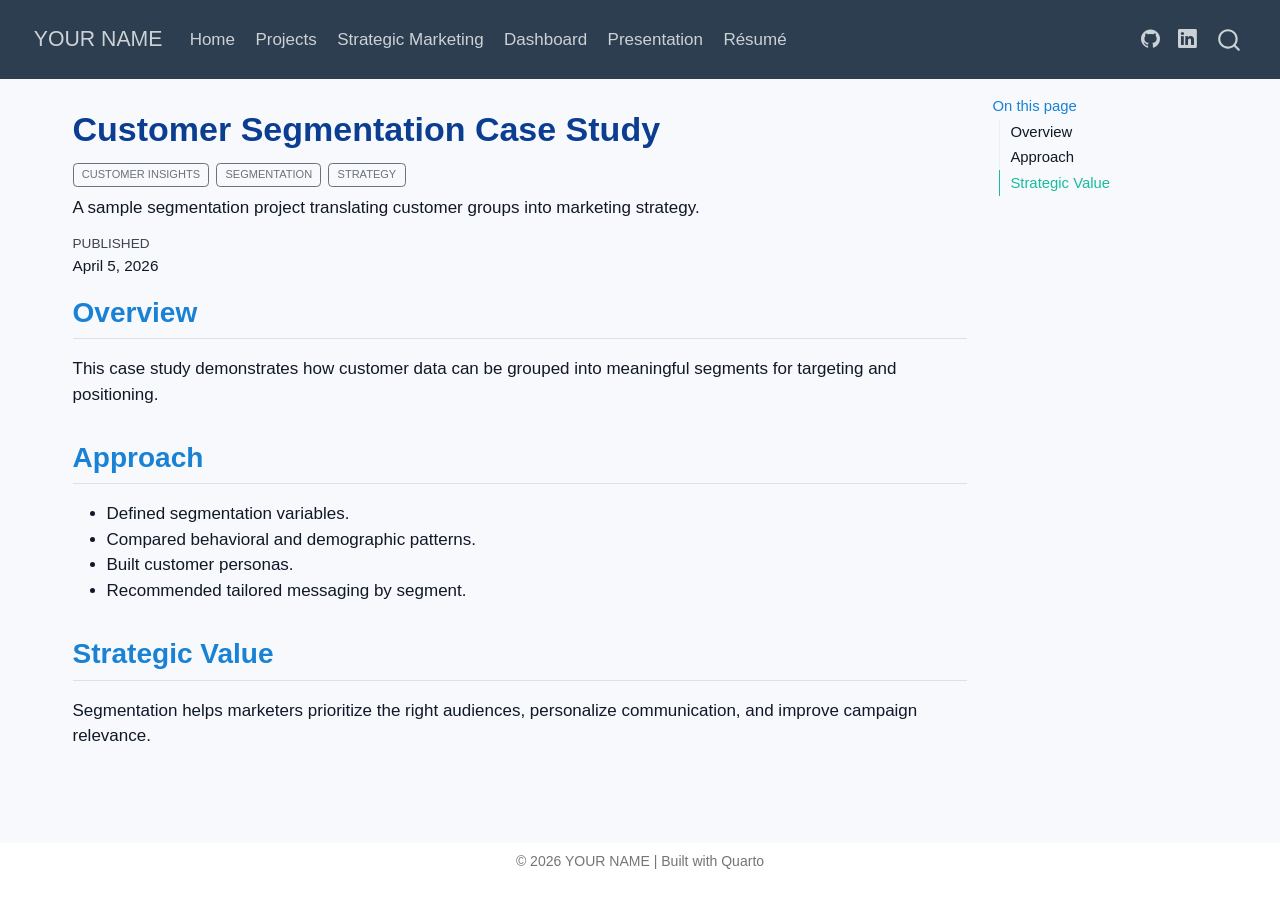
<file: listings/project-3/index.html>
<!DOCTYPE html>
<html xmlns="http://www.w3.org/1999/xhtml" lang="en" xml:lang="en"><head>

<meta charset="utf-8">
<meta name="generator" content="quarto-1.8.25">

<meta name="viewport" content="width=device-width, initial-scale=1.0, user-scalable=yes">

<meta name="dcterms.date" content="2026-04-05">
<meta name="description" content="A sample segmentation project translating customer groups into marketing strategy.">

<title>Customer Segmentation Case Study – YOUR NAME</title>
<style>
code{white-space: pre-wrap;}
span.smallcaps{font-variant: small-caps;}
div.columns{display: flex; gap: min(4vw, 1.5em);}
div.column{flex: auto; overflow-x: auto;}
div.hanging-indent{margin-left: 1.5em; text-indent: -1.5em;}
ul.task-list{list-style: none;}
ul.task-list li input[type="checkbox"] {
  width: 0.8em;
  margin: 0 0.8em 0.2em -1em; /* quarto-specific, see https://github.com/quarto-dev/quarto-cli/issues/4556 */ 
  vertical-align: middle;
}
</style>


<script src="../../site_libs/quarto-nav/quarto-nav.js"></script>
<script src="../../site_libs/quarto-nav/headroom.min.js"></script>
<script src="../../site_libs/clipboard/clipboard.min.js"></script>
<script src="../../site_libs/quarto-search/autocomplete.umd.js"></script>
<script src="../../site_libs/quarto-search/fuse.min.js"></script>
<script src="../../site_libs/quarto-search/quarto-search.js"></script>
<meta name="quarto:offset" content="../../">
<script src="../../site_libs/quarto-html/quarto.js" type="module"></script>
<script src="../../site_libs/quarto-html/tabsets/tabsets.js" type="module"></script>
<script src="../../site_libs/quarto-html/axe/axe-check.js" type="module"></script>
<script src="../../site_libs/quarto-html/popper.min.js"></script>
<script src="../../site_libs/quarto-html/tippy.umd.min.js"></script>
<script src="../../site_libs/quarto-html/anchor.min.js"></script>
<link href="../../site_libs/quarto-html/tippy.css" rel="stylesheet">
<link href="../../site_libs/quarto-html/quarto-syntax-highlighting-7b89279ff1a6dce999919e0e67d4d9ec.css" rel="stylesheet" id="quarto-text-highlighting-styles">
<script src="../../site_libs/bootstrap/bootstrap.min.js"></script>
<link href="../../site_libs/bootstrap/bootstrap-icons.css" rel="stylesheet">
<link href="../../site_libs/bootstrap/bootstrap-e87a932e2bcd8d5278911227dc3f862d.min.css" rel="stylesheet" append-hash="true" id="quarto-bootstrap" data-mode="light">
<script id="quarto-search-options" type="application/json">{
  "location": "navbar",
  "copy-button": false,
  "collapse-after": 3,
  "panel-placement": "end",
  "type": "overlay",
  "limit": 50,
  "keyboard-shortcut": [
    "f",
    "/",
    "s"
  ],
  "show-item-context": false,
  "language": {
    "search-no-results-text": "No results",
    "search-matching-documents-text": "matching documents",
    "search-copy-link-title": "Copy link to search",
    "search-hide-matches-text": "Hide additional matches",
    "search-more-match-text": "more match in this document",
    "search-more-matches-text": "more matches in this document",
    "search-clear-button-title": "Clear",
    "search-text-placeholder": "",
    "search-detached-cancel-button-title": "Cancel",
    "search-submit-button-title": "Submit",
    "search-label": "Search"
  }
}</script>
<script async="" src="https://www.googletagmanager.com/gtag/js?id=G-XXXXXXXXXX"></script>

<script type="text/javascript">

window.dataLayer = window.dataLayer || [];
function gtag(){dataLayer.push(arguments);}
gtag('js', new Date());
gtag('config', 'G-XXXXXXXXXX', { 'anonymize_ip': true});
</script>
<style>html{ scroll-behavior: smooth; }</style>
<!-- Optional Google Tag Manager head snippet. Replace GTM-XXXXXXX, or leave blank if using google-analytics in _quarto.yml. -->


</head>

<body class="nav-fixed quarto-light">

<div id="quarto-search-results"></div>
  <header id="quarto-header" class="headroom fixed-top">
    <nav class="navbar navbar-expand-lg " data-bs-theme="dark">
      <div class="navbar-container container-fluid">
      <div class="navbar-brand-container mx-auto">
    <a href="../../index.html" class="navbar-brand navbar-brand-logo">
    </a>
    <a class="navbar-brand" href="../../index.html">
    <span class="navbar-title">YOUR NAME</span>
    </a>
  </div>
            <div id="quarto-search" class="" title="Search"></div>
          <button class="navbar-toggler" type="button" data-bs-toggle="collapse" data-bs-target="#navbarCollapse" aria-controls="navbarCollapse" role="menu" aria-expanded="false" aria-label="Toggle navigation" onclick="if (window.quartoToggleHeadroom) { window.quartoToggleHeadroom(); }">
  <span class="navbar-toggler-icon"></span>
</button>
          <div class="collapse navbar-collapse" id="navbarCollapse">
            <ul class="navbar-nav navbar-nav-scroll me-auto">
  <li class="nav-item">
    <a class="nav-link" href="../../index.html"> 
<span class="menu-text">Home</span></a>
  </li>  
  <li class="nav-item">
    <a class="nav-link" href="../../marketing-analytics.html"> 
<span class="menu-text">Projects</span></a>
  </li>  
  <li class="nav-item">
    <a class="nav-link" href="../../strategic-marketing.html"> 
<span class="menu-text">Strategic Marketing</span></a>
  </li>  
  <li class="nav-item">
    <a class="nav-link" href="../../dashboard/index.html"> 
<span class="menu-text">Dashboard</span></a>
  </li>  
  <li class="nav-item">
    <a class="nav-link" href="../../presentation/index.html"> 
<span class="menu-text">Presentation</span></a>
  </li>  
  <li class="nav-item">
    <a class="nav-link" href="../../resume.html"> 
<span class="menu-text">Résumé</span></a>
  </li>  
</ul>
            <ul class="navbar-nav navbar-nav-scroll ms-auto">
  <li class="nav-item compact">
    <a class="nav-link" href="https://github.com/YOUR-GITHUB-USERNAME"> <i class="bi bi-github" role="img">
</i> 
<span class="menu-text"></span></a>
  </li>  
  <li class="nav-item compact">
    <a class="nav-link" href="https://www.linkedin.com/in/YOUR-LINKEDIN/"> <i class="bi bi-linkedin" role="img">
</i> 
<span class="menu-text"></span></a>
  </li>  
</ul>
          </div> <!-- /navcollapse -->
            <div class="quarto-navbar-tools">
</div>
      </div> <!-- /container-fluid -->
    </nav>
</header>
<!-- content -->
<div id="quarto-content" class="quarto-container page-columns page-rows-contents page-layout-full page-navbar">
<!-- sidebar -->
<!-- margin-sidebar -->
    <div id="quarto-margin-sidebar" class="sidebar margin-sidebar">
        <nav id="TOC" role="doc-toc" class="toc-active">
    <h2 id="toc-title">On this page</h2>
   
  <ul>
  <li><a href="#overview" id="toc-overview" class="nav-link active" data-scroll-target="#overview">Overview</a></li>
  <li><a href="#approach" id="toc-approach" class="nav-link" data-scroll-target="#approach">Approach</a></li>
  <li><a href="#strategic-value" id="toc-strategic-value" class="nav-link" data-scroll-target="#strategic-value">Strategic Value</a></li>
  </ul>
</nav>
    </div>
<!-- main -->
<main class="content column-page-left" id="quarto-document-content">
<!-- Optional Google Tag Manager body snippet. Replace GTM-XXXXXXX, or leave blank if using google-analytics in _quarto.yml. -->

<header id="title-block-header" class="quarto-title-block default">
<div class="quarto-title">
<h1 class="title">Customer Segmentation Case Study</h1>
  <div class="quarto-categories">
    <div class="quarto-category">Customer Insights</div>
    <div class="quarto-category">Segmentation</div>
    <div class="quarto-category">Strategy</div>
  </div>
  </div>

<div>
  <div class="description">
    A sample segmentation project translating customer groups into marketing strategy.
  </div>
</div>


<div class="quarto-title-meta column-page-left">

    
    <div>
    <div class="quarto-title-meta-heading">Published</div>
    <div class="quarto-title-meta-contents">
      <p class="date">April 5, 2026</p>
    </div>
  </div>
  
    
  </div>
  


</header>


<section id="overview" class="level2">
<h2 class="anchored" data-anchor-id="overview">Overview</h2>
<p>This case study demonstrates how customer data can be grouped into meaningful segments for targeting and positioning.</p>
</section>
<section id="approach" class="level2">
<h2 class="anchored" data-anchor-id="approach">Approach</h2>
<ul>
<li>Defined segmentation variables.</li>
<li>Compared behavioral and demographic patterns.</li>
<li>Built customer personas.</li>
<li>Recommended tailored messaging by segment.</li>
</ul>
</section>
<section id="strategic-value" class="level2">
<h2 class="anchored" data-anchor-id="strategic-value">Strategic Value</h2>
<p>Segmentation helps marketers prioritize the right audiences, personalize communication, and improve campaign relevance.</p>


</section>

</main> <!-- /main -->
<script id="quarto-html-after-body" type="application/javascript">
  window.document.addEventListener("DOMContentLoaded", function (event) {
    const icon = "";
    const anchorJS = new window.AnchorJS();
    anchorJS.options = {
      placement: 'right',
      icon: icon
    };
    anchorJS.add('.anchored');
    const isCodeAnnotation = (el) => {
      for (const clz of el.classList) {
        if (clz.startsWith('code-annotation-')) {                     
          return true;
        }
      }
      return false;
    }
    const onCopySuccess = function(e) {
      // button target
      const button = e.trigger;
      // don't keep focus
      button.blur();
      // flash "checked"
      button.classList.add('code-copy-button-checked');
      var currentTitle = button.getAttribute("title");
      button.setAttribute("title", "Copied!");
      let tooltip;
      if (window.bootstrap) {
        button.setAttribute("data-bs-toggle", "tooltip");
        button.setAttribute("data-bs-placement", "left");
        button.setAttribute("data-bs-title", "Copied!");
        tooltip = new bootstrap.Tooltip(button, 
          { trigger: "manual", 
            customClass: "code-copy-button-tooltip",
            offset: [0, -8]});
        tooltip.show();    
      }
      setTimeout(function() {
        if (tooltip) {
          tooltip.hide();
          button.removeAttribute("data-bs-title");
          button.removeAttribute("data-bs-toggle");
          button.removeAttribute("data-bs-placement");
        }
        button.setAttribute("title", currentTitle);
        button.classList.remove('code-copy-button-checked');
      }, 1000);
      // clear code selection
      e.clearSelection();
    }
    const getTextToCopy = function(trigger) {
      const outerScaffold = trigger.parentElement.cloneNode(true);
      const codeEl = outerScaffold.querySelector('code');
      for (const childEl of codeEl.children) {
        if (isCodeAnnotation(childEl)) {
          childEl.remove();
        }
      }
      return codeEl.innerText;
    }
    const clipboard = new window.ClipboardJS('.code-copy-button:not([data-in-quarto-modal])', {
      text: getTextToCopy
    });
    clipboard.on('success', onCopySuccess);
    if (window.document.getElementById('quarto-embedded-source-code-modal')) {
      const clipboardModal = new window.ClipboardJS('.code-copy-button[data-in-quarto-modal]', {
        text: getTextToCopy,
        container: window.document.getElementById('quarto-embedded-source-code-modal')
      });
      clipboardModal.on('success', onCopySuccess);
    }
      var localhostRegex = new RegExp(/^(?:http|https):\/\/localhost\:?[0-9]*\//);
      var mailtoRegex = new RegExp(/^mailto:/);
        var filterRegex = new RegExp("https:\/\/YOUR-GITHUB-USERNAME\.github\.io\/YOUR-REPO-NAME\/");
      var isInternal = (href) => {
          return filterRegex.test(href) || localhostRegex.test(href) || mailtoRegex.test(href);
      }
      // Inspect non-navigation links and adorn them if external
     var links = window.document.querySelectorAll('a[href]:not(.nav-link):not(.navbar-brand):not(.toc-action):not(.sidebar-link):not(.sidebar-item-toggle):not(.pagination-link):not(.no-external):not([aria-hidden]):not(.dropdown-item):not(.quarto-navigation-tool):not(.about-link)');
      for (var i=0; i<links.length; i++) {
        const link = links[i];
        if (!isInternal(link.href)) {
          // undo the damage that might have been done by quarto-nav.js in the case of
          // links that we want to consider external
          if (link.dataset.originalHref !== undefined) {
            link.href = link.dataset.originalHref;
          }
            // target, if specified
            link.setAttribute("target", "_blank");
            if (link.getAttribute("rel") === null) {
              link.setAttribute("rel", "noopener");
            }
        }
      }
    function tippyHover(el, contentFn, onTriggerFn, onUntriggerFn) {
      const config = {
        allowHTML: true,
        maxWidth: 500,
        delay: 100,
        arrow: false,
        appendTo: function(el) {
            return el.parentElement;
        },
        interactive: true,
        interactiveBorder: 10,
        theme: 'quarto',
        placement: 'bottom-start',
      };
      if (contentFn) {
        config.content = contentFn;
      }
      if (onTriggerFn) {
        config.onTrigger = onTriggerFn;
      }
      if (onUntriggerFn) {
        config.onUntrigger = onUntriggerFn;
      }
      window.tippy(el, config); 
    }
    const noterefs = window.document.querySelectorAll('a[role="doc-noteref"]');
    for (var i=0; i<noterefs.length; i++) {
      const ref = noterefs[i];
      tippyHover(ref, function() {
        // use id or data attribute instead here
        let href = ref.getAttribute('data-footnote-href') || ref.getAttribute('href');
        try { href = new URL(href).hash; } catch {}
        const id = href.replace(/^#\/?/, "");
        const note = window.document.getElementById(id);
        if (note) {
          return note.innerHTML;
        } else {
          return "";
        }
      });
    }
    const xrefs = window.document.querySelectorAll('a.quarto-xref');
    const processXRef = (id, note) => {
      // Strip column container classes
      const stripColumnClz = (el) => {
        el.classList.remove("page-full", "page-columns");
        if (el.children) {
          for (const child of el.children) {
            stripColumnClz(child);
          }
        }
      }
      stripColumnClz(note)
      if (id === null || id.startsWith('sec-')) {
        // Special case sections, only their first couple elements
        const container = document.createElement("div");
        if (note.children && note.children.length > 2) {
          container.appendChild(note.children[0].cloneNode(true));
          for (let i = 1; i < note.children.length; i++) {
            const child = note.children[i];
            if (child.tagName === "P" && child.innerText === "") {
              continue;
            } else {
              container.appendChild(child.cloneNode(true));
              break;
            }
          }
          if (window.Quarto?.typesetMath) {
            window.Quarto.typesetMath(container);
          }
          return container.innerHTML
        } else {
          if (window.Quarto?.typesetMath) {
            window.Quarto.typesetMath(note);
          }
          return note.innerHTML;
        }
      } else {
        // Remove any anchor links if they are present
        const anchorLink = note.querySelector('a.anchorjs-link');
        if (anchorLink) {
          anchorLink.remove();
        }
        if (window.Quarto?.typesetMath) {
          window.Quarto.typesetMath(note);
        }
        if (note.classList.contains("callout")) {
          return note.outerHTML;
        } else {
          return note.innerHTML;
        }
      }
    }
    for (var i=0; i<xrefs.length; i++) {
      const xref = xrefs[i];
      tippyHover(xref, undefined, function(instance) {
        instance.disable();
        let url = xref.getAttribute('href');
        let hash = undefined; 
        if (url.startsWith('#')) {
          hash = url;
        } else {
          try { hash = new URL(url).hash; } catch {}
        }
        if (hash) {
          const id = hash.replace(/^#\/?/, "");
          const note = window.document.getElementById(id);
          if (note !== null) {
            try {
              const html = processXRef(id, note.cloneNode(true));
              instance.setContent(html);
            } finally {
              instance.enable();
              instance.show();
            }
          } else {
            // See if we can fetch this
            fetch(url.split('#')[0])
            .then(res => res.text())
            .then(html => {
              const parser = new DOMParser();
              const htmlDoc = parser.parseFromString(html, "text/html");
              const note = htmlDoc.getElementById(id);
              if (note !== null) {
                const html = processXRef(id, note);
                instance.setContent(html);
              } 
            }).finally(() => {
              instance.enable();
              instance.show();
            });
          }
        } else {
          // See if we can fetch a full url (with no hash to target)
          // This is a special case and we should probably do some content thinning / targeting
          fetch(url)
          .then(res => res.text())
          .then(html => {
            const parser = new DOMParser();
            const htmlDoc = parser.parseFromString(html, "text/html");
            const note = htmlDoc.querySelector('main.content');
            if (note !== null) {
              // This should only happen for chapter cross references
              // (since there is no id in the URL)
              // remove the first header
              if (note.children.length > 0 && note.children[0].tagName === "HEADER") {
                note.children[0].remove();
              }
              const html = processXRef(null, note);
              instance.setContent(html);
            } 
          }).finally(() => {
            instance.enable();
            instance.show();
          });
        }
      }, function(instance) {
      });
    }
        let selectedAnnoteEl;
        const selectorForAnnotation = ( cell, annotation) => {
          let cellAttr = 'data-code-cell="' + cell + '"';
          let lineAttr = 'data-code-annotation="' +  annotation + '"';
          const selector = 'span[' + cellAttr + '][' + lineAttr + ']';
          return selector;
        }
        const selectCodeLines = (annoteEl) => {
          const doc = window.document;
          const targetCell = annoteEl.getAttribute("data-target-cell");
          const targetAnnotation = annoteEl.getAttribute("data-target-annotation");
          const annoteSpan = window.document.querySelector(selectorForAnnotation(targetCell, targetAnnotation));
          const lines = annoteSpan.getAttribute("data-code-lines").split(",");
          const lineIds = lines.map((line) => {
            return targetCell + "-" + line;
          })
          let top = null;
          let height = null;
          let parent = null;
          if (lineIds.length > 0) {
              //compute the position of the single el (top and bottom and make a div)
              const el = window.document.getElementById(lineIds[0]);
              top = el.offsetTop;
              height = el.offsetHeight;
              parent = el.parentElement.parentElement;
            if (lineIds.length > 1) {
              const lastEl = window.document.getElementById(lineIds[lineIds.length - 1]);
              const bottom = lastEl.offsetTop + lastEl.offsetHeight;
              height = bottom - top;
            }
            if (top !== null && height !== null && parent !== null) {
              // cook up a div (if necessary) and position it 
              let div = window.document.getElementById("code-annotation-line-highlight");
              if (div === null) {
                div = window.document.createElement("div");
                div.setAttribute("id", "code-annotation-line-highlight");
                div.style.position = 'absolute';
                parent.appendChild(div);
              }
              div.style.top = top - 2 + "px";
              div.style.height = height + 4 + "px";
              div.style.left = 0;
              let gutterDiv = window.document.getElementById("code-annotation-line-highlight-gutter");
              if (gutterDiv === null) {
                gutterDiv = window.document.createElement("div");
                gutterDiv.setAttribute("id", "code-annotation-line-highlight-gutter");
                gutterDiv.style.position = 'absolute';
                const codeCell = window.document.getElementById(targetCell);
                const gutter = codeCell.querySelector('.code-annotation-gutter');
                gutter.appendChild(gutterDiv);
              }
              gutterDiv.style.top = top - 2 + "px";
              gutterDiv.style.height = height + 4 + "px";
            }
            selectedAnnoteEl = annoteEl;
          }
        };
        const unselectCodeLines = () => {
          const elementsIds = ["code-annotation-line-highlight", "code-annotation-line-highlight-gutter"];
          elementsIds.forEach((elId) => {
            const div = window.document.getElementById(elId);
            if (div) {
              div.remove();
            }
          });
          selectedAnnoteEl = undefined;
        };
          // Handle positioning of the toggle
      window.addEventListener(
        "resize",
        throttle(() => {
          elRect = undefined;
          if (selectedAnnoteEl) {
            selectCodeLines(selectedAnnoteEl);
          }
        }, 10)
      );
      function throttle(fn, ms) {
      let throttle = false;
      let timer;
        return (...args) => {
          if(!throttle) { // first call gets through
              fn.apply(this, args);
              throttle = true;
          } else { // all the others get throttled
              if(timer) clearTimeout(timer); // cancel #2
              timer = setTimeout(() => {
                fn.apply(this, args);
                timer = throttle = false;
              }, ms);
          }
        };
      }
        // Attach click handler to the DT
        const annoteDls = window.document.querySelectorAll('dt[data-target-cell]');
        for (const annoteDlNode of annoteDls) {
          annoteDlNode.addEventListener('click', (event) => {
            const clickedEl = event.target;
            if (clickedEl !== selectedAnnoteEl) {
              unselectCodeLines();
              const activeEl = window.document.querySelector('dt[data-target-cell].code-annotation-active');
              if (activeEl) {
                activeEl.classList.remove('code-annotation-active');
              }
              selectCodeLines(clickedEl);
              clickedEl.classList.add('code-annotation-active');
            } else {
              // Unselect the line
              unselectCodeLines();
              clickedEl.classList.remove('code-annotation-active');
            }
          });
        }
    const findCites = (el) => {
      const parentEl = el.parentElement;
      if (parentEl) {
        const cites = parentEl.dataset.cites;
        if (cites) {
          return {
            el,
            cites: cites.split(' ')
          };
        } else {
          return findCites(el.parentElement)
        }
      } else {
        return undefined;
      }
    };
    var bibliorefs = window.document.querySelectorAll('a[role="doc-biblioref"]');
    for (var i=0; i<bibliorefs.length; i++) {
      const ref = bibliorefs[i];
      const citeInfo = findCites(ref);
      if (citeInfo) {
        tippyHover(citeInfo.el, function() {
          var popup = window.document.createElement('div');
          citeInfo.cites.forEach(function(cite) {
            var citeDiv = window.document.createElement('div');
            citeDiv.classList.add('hanging-indent');
            citeDiv.classList.add('csl-entry');
            var biblioDiv = window.document.getElementById('ref-' + cite);
            if (biblioDiv) {
              citeDiv.innerHTML = biblioDiv.innerHTML;
            }
            popup.appendChild(citeDiv);
          });
          return popup.innerHTML;
        });
      }
    }
  });
  </script>
</div> <!-- /content -->
<footer class="footer">
  <div class="nav-footer">
    <div class="nav-footer-left">
      &nbsp;
    </div>   
    <div class="nav-footer-center">
<p>© 2026 YOUR NAME | Built with Quarto</p>
</div>
    <div class="nav-footer-right">
      &nbsp;
    </div>
  </div>
</footer>




<script src="../../site_libs/quarto-html/zenscroll-min.js"></script>
</body></html>
</file>
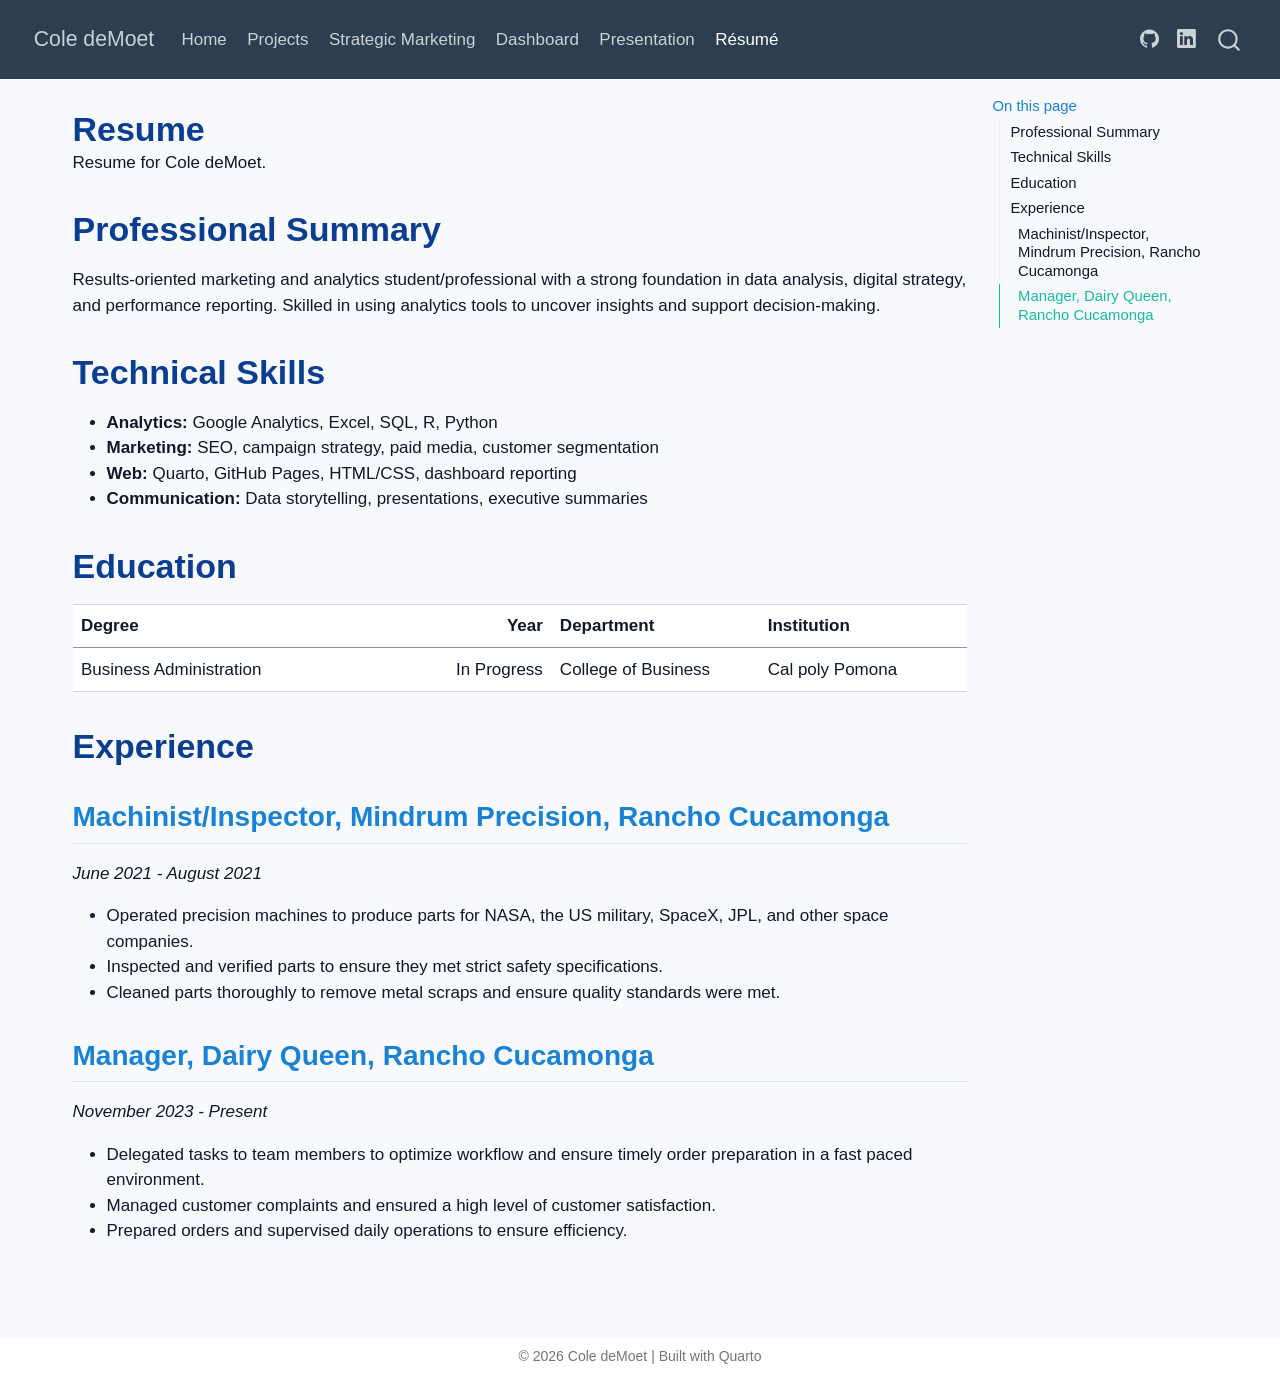
<file: resume.html>
<!DOCTYPE html>
<html xmlns="http://www.w3.org/1999/xhtml" lang="en" xml:lang="en"><head>

<meta charset="utf-8">
<meta name="generator" content="quarto-1.8.25">

<meta name="viewport" content="width=device-width, initial-scale=1.0, user-scalable=yes">

<meta name="description" content="Resume for Cole deMoet.">

<title>Resume – Cole deMoet</title>
<style>
code{white-space: pre-wrap;}
span.smallcaps{font-variant: small-caps;}
div.columns{display: flex; gap: min(4vw, 1.5em);}
div.column{flex: auto; overflow-x: auto;}
div.hanging-indent{margin-left: 1.5em; text-indent: -1.5em;}
ul.task-list{list-style: none;}
ul.task-list li input[type="checkbox"] {
  width: 0.8em;
  margin: 0 0.8em 0.2em -1em; /* quarto-specific, see https://github.com/quarto-dev/quarto-cli/issues/4556 */ 
  vertical-align: middle;
}
</style>


<script src="site_libs/quarto-nav/quarto-nav.js"></script>
<script src="site_libs/quarto-nav/headroom.min.js"></script>
<script src="site_libs/clipboard/clipboard.min.js"></script>
<script src="site_libs/quarto-search/autocomplete.umd.js"></script>
<script src="site_libs/quarto-search/fuse.min.js"></script>
<script src="site_libs/quarto-search/quarto-search.js"></script>
<meta name="quarto:offset" content="./">
<script src="site_libs/quarto-html/quarto.js" type="module"></script>
<script src="site_libs/quarto-html/tabsets/tabsets.js" type="module"></script>
<script src="site_libs/quarto-html/axe/axe-check.js" type="module"></script>
<script src="site_libs/quarto-html/popper.min.js"></script>
<script src="site_libs/quarto-html/tippy.umd.min.js"></script>
<script src="site_libs/quarto-html/anchor.min.js"></script>
<link href="site_libs/quarto-html/tippy.css" rel="stylesheet">
<link href="site_libs/quarto-html/quarto-syntax-highlighting-7b89279ff1a6dce999919e0e67d4d9ec.css" rel="stylesheet" id="quarto-text-highlighting-styles">
<script src="site_libs/bootstrap/bootstrap.min.js"></script>
<link href="site_libs/bootstrap/bootstrap-icons.css" rel="stylesheet">
<link href="site_libs/bootstrap/bootstrap-e87a932e2bcd8d5278911227dc3f862d.min.css" rel="stylesheet" append-hash="true" id="quarto-bootstrap" data-mode="light">
<script id="quarto-search-options" type="application/json">{
  "location": "navbar",
  "copy-button": false,
  "collapse-after": 3,
  "panel-placement": "end",
  "type": "overlay",
  "limit": 50,
  "keyboard-shortcut": [
    "f",
    "/",
    "s"
  ],
  "show-item-context": false,
  "language": {
    "search-no-results-text": "No results",
    "search-matching-documents-text": "matching documents",
    "search-copy-link-title": "Copy link to search",
    "search-hide-matches-text": "Hide additional matches",
    "search-more-match-text": "more match in this document",
    "search-more-matches-text": "more matches in this document",
    "search-clear-button-title": "Clear",
    "search-text-placeholder": "",
    "search-detached-cancel-button-title": "Cancel",
    "search-submit-button-title": "Submit",
    "search-label": "Search"
  }
}</script>
<script async="" src="https://www.googletagmanager.com/gtag/js?id=G-XXXXXXXXXX"></script>

<script type="text/javascript">

window.dataLayer = window.dataLayer || [];
function gtag(){dataLayer.push(arguments);}
gtag('js', new Date());
gtag('config', 'G-XXXXXXXXXX', { 'anonymize_ip': true});
</script>
<style>html{ scroll-behavior: smooth; }</style>
<!-- Optional Google Tag Manager head snippet. Replace GTM-XXXXXXX, or leave blank if using google-analytics in _quarto.yml. -->


</head>

<body class="nav-fixed quarto-light">

<div id="quarto-search-results"></div>
  <header id="quarto-header" class="headroom fixed-top">
    <nav class="navbar navbar-expand-lg " data-bs-theme="dark">
      <div class="navbar-container container-fluid">
      <div class="navbar-brand-container mx-auto">
    <a href="./index.html" class="navbar-brand navbar-brand-logo">
    </a>
    <a class="navbar-brand" href="./index.html">
    <span class="navbar-title">Cole deMoet</span>
    </a>
  </div>
            <div id="quarto-search" class="" title="Search"></div>
          <button class="navbar-toggler" type="button" data-bs-toggle="collapse" data-bs-target="#navbarCollapse" aria-controls="navbarCollapse" role="menu" aria-expanded="false" aria-label="Toggle navigation" onclick="if (window.quartoToggleHeadroom) { window.quartoToggleHeadroom(); }">
  <span class="navbar-toggler-icon"></span>
</button>
          <div class="collapse navbar-collapse" id="navbarCollapse">
            <ul class="navbar-nav navbar-nav-scroll me-auto">
  <li class="nav-item">
    <a class="nav-link" href="./index.html"> 
<span class="menu-text">Home</span></a>
  </li>  
  <li class="nav-item">
    <a class="nav-link" href="./marketing-analytics.html"> 
<span class="menu-text">Projects</span></a>
  </li>  
  <li class="nav-item">
    <a class="nav-link" href="./strategic-marketing.html"> 
<span class="menu-text">Strategic Marketing</span></a>
  </li>  
  <li class="nav-item">
    <a class="nav-link" href="./dashboard/index.html"> 
<span class="menu-text">Dashboard</span></a>
  </li>  
  <li class="nav-item">
    <a class="nav-link" href="./presentation/index.html"> 
<span class="menu-text">Presentation</span></a>
  </li>  
  <li class="nav-item">
    <a class="nav-link active" href="./resume.html" aria-current="page"> 
<span class="menu-text">Résumé</span></a>
  </li>  
</ul>
            <ul class="navbar-nav navbar-nav-scroll ms-auto">
  <li class="nav-item compact">
    <a class="nav-link" href="https://github.com/YOUR-GITHUB-USERNAME"> <i class="bi bi-github" role="img">
</i> 
<span class="menu-text"></span></a>
  </li>  
  <li class="nav-item compact">
    <a class="nav-link" href="https://www.linkedin.com/in/YOUR-LINKEDIN/"> <i class="bi bi-linkedin" role="img">
</i> 
<span class="menu-text"></span></a>
  </li>  
</ul>
          </div> <!-- /navcollapse -->
            <div class="quarto-navbar-tools">
</div>
      </div> <!-- /container-fluid -->
    </nav>
</header>
<!-- content -->
<div id="quarto-content" class="quarto-container page-columns page-rows-contents page-layout-full page-navbar">
<!-- sidebar -->
<!-- margin-sidebar -->
    <div id="quarto-margin-sidebar" class="sidebar margin-sidebar">
        <nav id="TOC" role="doc-toc" class="toc-active">
    <h2 id="toc-title">On this page</h2>
   
  <ul>
  <li><a href="#professional-summary" id="toc-professional-summary" class="nav-link active" data-scroll-target="#professional-summary">Professional Summary</a></li>
  <li><a href="#technical-skills" id="toc-technical-skills" class="nav-link" data-scroll-target="#technical-skills">Technical Skills</a></li>
  <li><a href="#education" id="toc-education" class="nav-link" data-scroll-target="#education">Education</a></li>
  <li><a href="#experience" id="toc-experience" class="nav-link" data-scroll-target="#experience">Experience</a>
  <ul class="collapse">
  <li><a href="#machinistinspector-mindrum-precision-rancho-cucamonga" id="toc-machinistinspector-mindrum-precision-rancho-cucamonga" class="nav-link" data-scroll-target="#machinistinspector-mindrum-precision-rancho-cucamonga">Machinist/Inspector, Mindrum Precision, Rancho Cucamonga</a></li>
  <li><a href="#manager-dairy-queen-rancho-cucamonga" id="toc-manager-dairy-queen-rancho-cucamonga" class="nav-link" data-scroll-target="#manager-dairy-queen-rancho-cucamonga">Manager, Dairy Queen, Rancho Cucamonga</a></li>
  </ul></li>
  </ul>
</nav>
    </div>
<!-- main -->
<main class="content column-page-left" id="quarto-document-content">
<!-- Optional Google Tag Manager body snippet. Replace GTM-XXXXXXX, or leave blank if using google-analytics in _quarto.yml. -->

<header id="title-block-header" class="quarto-title-block default">
<div class="quarto-title">
<h1 class="title">Resume</h1>
</div>

<div>
  <div class="description">
    Resume for Cole deMoet.
  </div>
</div>


<div class="quarto-title-meta column-page-left">

    
  
    
  </div>
  


</header>


<section id="professional-summary" class="level1">
<h1>Professional Summary</h1>
<p>Results-oriented marketing and analytics student/professional with a strong foundation in data analysis, digital strategy, and performance reporting. Skilled in using analytics tools to uncover insights and support decision-making.</p>
</section>
<section id="technical-skills" class="level1">
<h1>Technical Skills</h1>
<ul>
<li><strong>Analytics:</strong> Google Analytics, Excel, SQL, R, Python</li>
<li><strong>Marketing:</strong> SEO, campaign strategy, paid media, customer segmentation</li>
<li><strong>Web:</strong> Quarto, GitHub Pages, HTML/CSS, dashboard reporting</li>
<li><strong>Communication:</strong> Data storytelling, presentations, executive summaries</li>
</ul>
</section>
<section id="education" class="level1">
<h1>Education</h1>
<table class="caption-top table">
<colgroup>
<col style="width: 23%">
<col style="width: 30%">
<col style="width: 23%">
<col style="width: 23%">
</colgroup>
<thead>
<tr class="header">
<th>Degree</th>
<th style="text-align: right;">Year</th>
<th>Department</th>
<th>Institution</th>
</tr>
</thead>
<tbody>
<tr class="odd">
<td>Business Administration</td>
<td style="text-align: right;">In Progress</td>
<td>College of Business</td>
<td>Cal poly Pomona</td>
</tr>
</tbody>
</table>
</section>
<section id="experience" class="level1">
<h1>Experience</h1>
<section id="machinistinspector-mindrum-precision-rancho-cucamonga" class="level2">
<h2 class="anchored" data-anchor-id="machinistinspector-mindrum-precision-rancho-cucamonga">Machinist/Inspector, Mindrum Precision, Rancho Cucamonga</h2>
<p><em>June 2021 - August 2021</em></p>
<ul>
<li>Operated precision machines to produce parts for NASA, the US military, SpaceX, JPL, and other space companies.</li>
<li>Inspected and verified parts to ensure they met strict safety specifications.</li>
<li>Cleaned parts thoroughly to remove metal scraps and ensure quality standards were met.</li>
</ul>
</section>
<section id="manager-dairy-queen-rancho-cucamonga" class="level2">
<h2 class="anchored" data-anchor-id="manager-dairy-queen-rancho-cucamonga">Manager, Dairy Queen, Rancho Cucamonga</h2>
<p><em>November 2023 - Present</em></p>
<ul>
<li>Delegated tasks to team members to optimize workflow and ensure timely order preparation in a fast paced environment.</li>
<li>Managed customer complaints and ensured a high level of customer satisfaction.</li>
<li>Prepared orders and supervised daily operations to ensure efficiency.</li>
</ul>


</section>
</section>

</main> <!-- /main -->
<script id="quarto-html-after-body" type="application/javascript">
  window.document.addEventListener("DOMContentLoaded", function (event) {
    const icon = "";
    const anchorJS = new window.AnchorJS();
    anchorJS.options = {
      placement: 'right',
      icon: icon
    };
    anchorJS.add('.anchored');
    const isCodeAnnotation = (el) => {
      for (const clz of el.classList) {
        if (clz.startsWith('code-annotation-')) {                     
          return true;
        }
      }
      return false;
    }
    const onCopySuccess = function(e) {
      // button target
      const button = e.trigger;
      // don't keep focus
      button.blur();
      // flash "checked"
      button.classList.add('code-copy-button-checked');
      var currentTitle = button.getAttribute("title");
      button.setAttribute("title", "Copied!");
      let tooltip;
      if (window.bootstrap) {
        button.setAttribute("data-bs-toggle", "tooltip");
        button.setAttribute("data-bs-placement", "left");
        button.setAttribute("data-bs-title", "Copied!");
        tooltip = new bootstrap.Tooltip(button, 
          { trigger: "manual", 
            customClass: "code-copy-button-tooltip",
            offset: [0, -8]});
        tooltip.show();    
      }
      setTimeout(function() {
        if (tooltip) {
          tooltip.hide();
          button.removeAttribute("data-bs-title");
          button.removeAttribute("data-bs-toggle");
          button.removeAttribute("data-bs-placement");
        }
        button.setAttribute("title", currentTitle);
        button.classList.remove('code-copy-button-checked');
      }, 1000);
      // clear code selection
      e.clearSelection();
    }
    const getTextToCopy = function(trigger) {
      const outerScaffold = trigger.parentElement.cloneNode(true);
      const codeEl = outerScaffold.querySelector('code');
      for (const childEl of codeEl.children) {
        if (isCodeAnnotation(childEl)) {
          childEl.remove();
        }
      }
      return codeEl.innerText;
    }
    const clipboard = new window.ClipboardJS('.code-copy-button:not([data-in-quarto-modal])', {
      text: getTextToCopy
    });
    clipboard.on('success', onCopySuccess);
    if (window.document.getElementById('quarto-embedded-source-code-modal')) {
      const clipboardModal = new window.ClipboardJS('.code-copy-button[data-in-quarto-modal]', {
        text: getTextToCopy,
        container: window.document.getElementById('quarto-embedded-source-code-modal')
      });
      clipboardModal.on('success', onCopySuccess);
    }
      var localhostRegex = new RegExp(/^(?:http|https):\/\/localhost\:?[0-9]*\//);
      var mailtoRegex = new RegExp(/^mailto:/);
        var filterRegex = new RegExp("https:\/\/YOUR-GITHUB-USERNAME\.github\.io\/YOUR-REPO-NAME\/");
      var isInternal = (href) => {
          return filterRegex.test(href) || localhostRegex.test(href) || mailtoRegex.test(href);
      }
      // Inspect non-navigation links and adorn them if external
     var links = window.document.querySelectorAll('a[href]:not(.nav-link):not(.navbar-brand):not(.toc-action):not(.sidebar-link):not(.sidebar-item-toggle):not(.pagination-link):not(.no-external):not([aria-hidden]):not(.dropdown-item):not(.quarto-navigation-tool):not(.about-link)');
      for (var i=0; i<links.length; i++) {
        const link = links[i];
        if (!isInternal(link.href)) {
          // undo the damage that might have been done by quarto-nav.js in the case of
          // links that we want to consider external
          if (link.dataset.originalHref !== undefined) {
            link.href = link.dataset.originalHref;
          }
            // target, if specified
            link.setAttribute("target", "_blank");
            if (link.getAttribute("rel") === null) {
              link.setAttribute("rel", "noopener");
            }
        }
      }
    function tippyHover(el, contentFn, onTriggerFn, onUntriggerFn) {
      const config = {
        allowHTML: true,
        maxWidth: 500,
        delay: 100,
        arrow: false,
        appendTo: function(el) {
            return el.parentElement;
        },
        interactive: true,
        interactiveBorder: 10,
        theme: 'quarto',
        placement: 'bottom-start',
      };
      if (contentFn) {
        config.content = contentFn;
      }
      if (onTriggerFn) {
        config.onTrigger = onTriggerFn;
      }
      if (onUntriggerFn) {
        config.onUntrigger = onUntriggerFn;
      }
      window.tippy(el, config); 
    }
    const noterefs = window.document.querySelectorAll('a[role="doc-noteref"]');
    for (var i=0; i<noterefs.length; i++) {
      const ref = noterefs[i];
      tippyHover(ref, function() {
        // use id or data attribute instead here
        let href = ref.getAttribute('data-footnote-href') || ref.getAttribute('href');
        try { href = new URL(href).hash; } catch {}
        const id = href.replace(/^#\/?/, "");
        const note = window.document.getElementById(id);
        if (note) {
          return note.innerHTML;
        } else {
          return "";
        }
      });
    }
    const xrefs = window.document.querySelectorAll('a.quarto-xref');
    const processXRef = (id, note) => {
      // Strip column container classes
      const stripColumnClz = (el) => {
        el.classList.remove("page-full", "page-columns");
        if (el.children) {
          for (const child of el.children) {
            stripColumnClz(child);
          }
        }
      }
      stripColumnClz(note)
      if (id === null || id.startsWith('sec-')) {
        // Special case sections, only their first couple elements
        const container = document.createElement("div");
        if (note.children && note.children.length > 2) {
          container.appendChild(note.children[0].cloneNode(true));
          for (let i = 1; i < note.children.length; i++) {
            const child = note.children[i];
            if (child.tagName === "P" && child.innerText === "") {
              continue;
            } else {
              container.appendChild(child.cloneNode(true));
              break;
            }
          }
          if (window.Quarto?.typesetMath) {
            window.Quarto.typesetMath(container);
          }
          return container.innerHTML
        } else {
          if (window.Quarto?.typesetMath) {
            window.Quarto.typesetMath(note);
          }
          return note.innerHTML;
        }
      } else {
        // Remove any anchor links if they are present
        const anchorLink = note.querySelector('a.anchorjs-link');
        if (anchorLink) {
          anchorLink.remove();
        }
        if (window.Quarto?.typesetMath) {
          window.Quarto.typesetMath(note);
        }
        if (note.classList.contains("callout")) {
          return note.outerHTML;
        } else {
          return note.innerHTML;
        }
      }
    }
    for (var i=0; i<xrefs.length; i++) {
      const xref = xrefs[i];
      tippyHover(xref, undefined, function(instance) {
        instance.disable();
        let url = xref.getAttribute('href');
        let hash = undefined; 
        if (url.startsWith('#')) {
          hash = url;
        } else {
          try { hash = new URL(url).hash; } catch {}
        }
        if (hash) {
          const id = hash.replace(/^#\/?/, "");
          const note = window.document.getElementById(id);
          if (note !== null) {
            try {
              const html = processXRef(id, note.cloneNode(true));
              instance.setContent(html);
            } finally {
              instance.enable();
              instance.show();
            }
          } else {
            // See if we can fetch this
            fetch(url.split('#')[0])
            .then(res => res.text())
            .then(html => {
              const parser = new DOMParser();
              const htmlDoc = parser.parseFromString(html, "text/html");
              const note = htmlDoc.getElementById(id);
              if (note !== null) {
                const html = processXRef(id, note);
                instance.setContent(html);
              } 
            }).finally(() => {
              instance.enable();
              instance.show();
            });
          }
        } else {
          // See if we can fetch a full url (with no hash to target)
          // This is a special case and we should probably do some content thinning / targeting
          fetch(url)
          .then(res => res.text())
          .then(html => {
            const parser = new DOMParser();
            const htmlDoc = parser.parseFromString(html, "text/html");
            const note = htmlDoc.querySelector('main.content');
            if (note !== null) {
              // This should only happen for chapter cross references
              // (since there is no id in the URL)
              // remove the first header
              if (note.children.length > 0 && note.children[0].tagName === "HEADER") {
                note.children[0].remove();
              }
              const html = processXRef(null, note);
              instance.setContent(html);
            } 
          }).finally(() => {
            instance.enable();
            instance.show();
          });
        }
      }, function(instance) {
      });
    }
        let selectedAnnoteEl;
        const selectorForAnnotation = ( cell, annotation) => {
          let cellAttr = 'data-code-cell="' + cell + '"';
          let lineAttr = 'data-code-annotation="' +  annotation + '"';
          const selector = 'span[' + cellAttr + '][' + lineAttr + ']';
          return selector;
        }
        const selectCodeLines = (annoteEl) => {
          const doc = window.document;
          const targetCell = annoteEl.getAttribute("data-target-cell");
          const targetAnnotation = annoteEl.getAttribute("data-target-annotation");
          const annoteSpan = window.document.querySelector(selectorForAnnotation(targetCell, targetAnnotation));
          const lines = annoteSpan.getAttribute("data-code-lines").split(",");
          const lineIds = lines.map((line) => {
            return targetCell + "-" + line;
          })
          let top = null;
          let height = null;
          let parent = null;
          if (lineIds.length > 0) {
              //compute the position of the single el (top and bottom and make a div)
              const el = window.document.getElementById(lineIds[0]);
              top = el.offsetTop;
              height = el.offsetHeight;
              parent = el.parentElement.parentElement;
            if (lineIds.length > 1) {
              const lastEl = window.document.getElementById(lineIds[lineIds.length - 1]);
              const bottom = lastEl.offsetTop + lastEl.offsetHeight;
              height = bottom - top;
            }
            if (top !== null && height !== null && parent !== null) {
              // cook up a div (if necessary) and position it 
              let div = window.document.getElementById("code-annotation-line-highlight");
              if (div === null) {
                div = window.document.createElement("div");
                div.setAttribute("id", "code-annotation-line-highlight");
                div.style.position = 'absolute';
                parent.appendChild(div);
              }
              div.style.top = top - 2 + "px";
              div.style.height = height + 4 + "px";
              div.style.left = 0;
              let gutterDiv = window.document.getElementById("code-annotation-line-highlight-gutter");
              if (gutterDiv === null) {
                gutterDiv = window.document.createElement("div");
                gutterDiv.setAttribute("id", "code-annotation-line-highlight-gutter");
                gutterDiv.style.position = 'absolute';
                const codeCell = window.document.getElementById(targetCell);
                const gutter = codeCell.querySelector('.code-annotation-gutter');
                gutter.appendChild(gutterDiv);
              }
              gutterDiv.style.top = top - 2 + "px";
              gutterDiv.style.height = height + 4 + "px";
            }
            selectedAnnoteEl = annoteEl;
          }
        };
        const unselectCodeLines = () => {
          const elementsIds = ["code-annotation-line-highlight", "code-annotation-line-highlight-gutter"];
          elementsIds.forEach((elId) => {
            const div = window.document.getElementById(elId);
            if (div) {
              div.remove();
            }
          });
          selectedAnnoteEl = undefined;
        };
          // Handle positioning of the toggle
      window.addEventListener(
        "resize",
        throttle(() => {
          elRect = undefined;
          if (selectedAnnoteEl) {
            selectCodeLines(selectedAnnoteEl);
          }
        }, 10)
      );
      function throttle(fn, ms) {
      let throttle = false;
      let timer;
        return (...args) => {
          if(!throttle) { // first call gets through
              fn.apply(this, args);
              throttle = true;
          } else { // all the others get throttled
              if(timer) clearTimeout(timer); // cancel #2
              timer = setTimeout(() => {
                fn.apply(this, args);
                timer = throttle = false;
              }, ms);
          }
        };
      }
        // Attach click handler to the DT
        const annoteDls = window.document.querySelectorAll('dt[data-target-cell]');
        for (const annoteDlNode of annoteDls) {
          annoteDlNode.addEventListener('click', (event) => {
            const clickedEl = event.target;
            if (clickedEl !== selectedAnnoteEl) {
              unselectCodeLines();
              const activeEl = window.document.querySelector('dt[data-target-cell].code-annotation-active');
              if (activeEl) {
                activeEl.classList.remove('code-annotation-active');
              }
              selectCodeLines(clickedEl);
              clickedEl.classList.add('code-annotation-active');
            } else {
              // Unselect the line
              unselectCodeLines();
              clickedEl.classList.remove('code-annotation-active');
            }
          });
        }
    const findCites = (el) => {
      const parentEl = el.parentElement;
      if (parentEl) {
        const cites = parentEl.dataset.cites;
        if (cites) {
          return {
            el,
            cites: cites.split(' ')
          };
        } else {
          return findCites(el.parentElement)
        }
      } else {
        return undefined;
      }
    };
    var bibliorefs = window.document.querySelectorAll('a[role="doc-biblioref"]');
    for (var i=0; i<bibliorefs.length; i++) {
      const ref = bibliorefs[i];
      const citeInfo = findCites(ref);
      if (citeInfo) {
        tippyHover(citeInfo.el, function() {
          var popup = window.document.createElement('div');
          citeInfo.cites.forEach(function(cite) {
            var citeDiv = window.document.createElement('div');
            citeDiv.classList.add('hanging-indent');
            citeDiv.classList.add('csl-entry');
            var biblioDiv = window.document.getElementById('ref-' + cite);
            if (biblioDiv) {
              citeDiv.innerHTML = biblioDiv.innerHTML;
            }
            popup.appendChild(citeDiv);
          });
          return popup.innerHTML;
        });
      }
    }
  });
  </script>
</div> <!-- /content -->
<footer class="footer">
  <div class="nav-footer">
    <div class="nav-footer-left">
      &nbsp;
    </div>   
    <div class="nav-footer-center">
<p>© 2026 Cole deMoet | Built with Quarto</p>
</div>
    <div class="nav-footer-right">
      &nbsp;
    </div>
  </div>
</footer>




<script src="site_libs/quarto-html/zenscroll-min.js"></script>
</body></html>
</file>
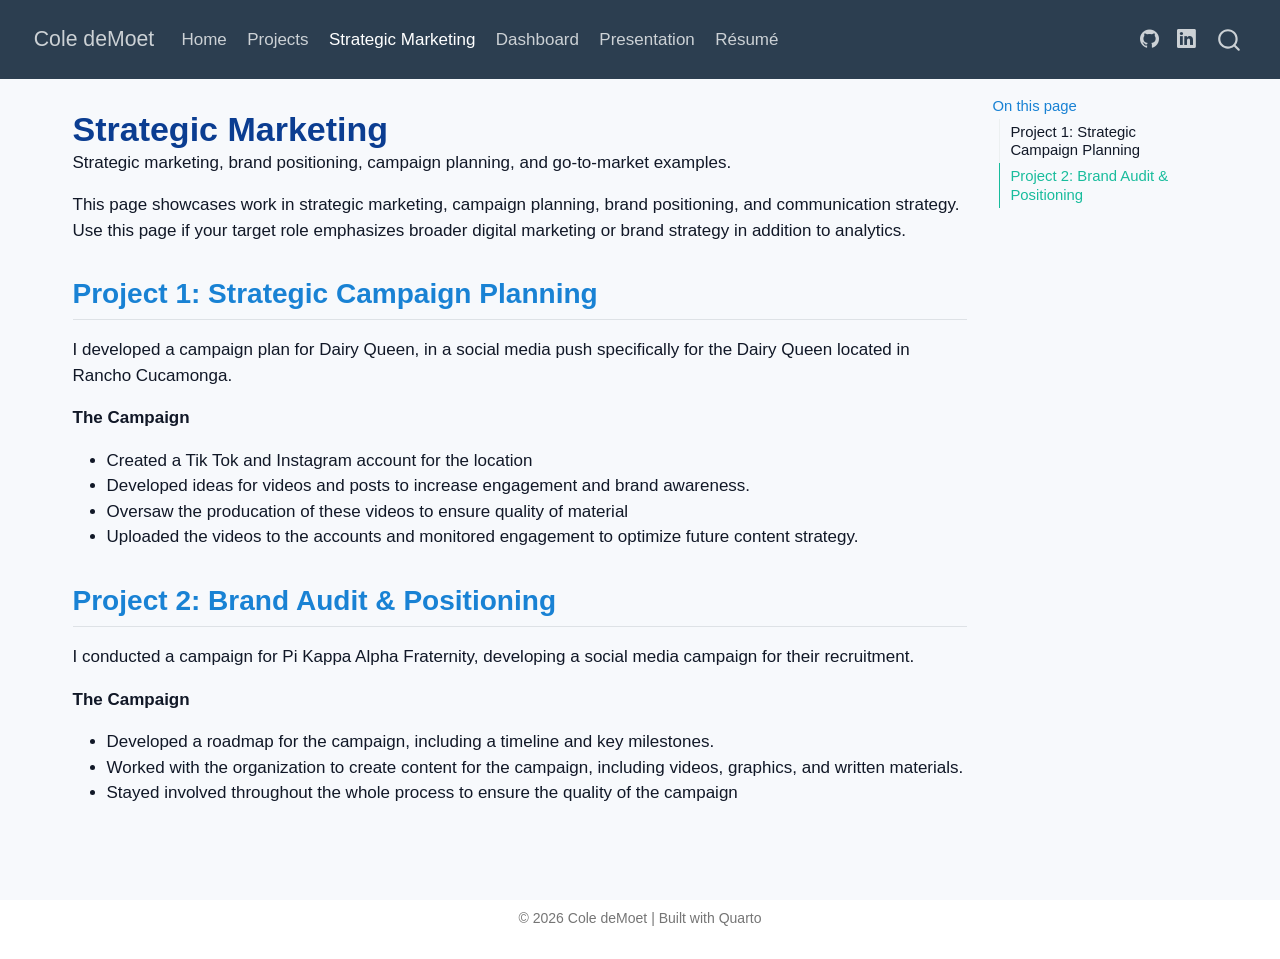
<file: strategic-marketing.html>
<!DOCTYPE html>
<html xmlns="http://www.w3.org/1999/xhtml" lang="en" xml:lang="en"><head>

<meta charset="utf-8">
<meta name="generator" content="quarto-1.8.25">

<meta name="viewport" content="width=device-width, initial-scale=1.0, user-scalable=yes">

<meta name="description" content="Strategic marketing, brand positioning, campaign planning, and go-to-market examples.">

<title>Strategic Marketing – Cole deMoet</title>
<style>
code{white-space: pre-wrap;}
span.smallcaps{font-variant: small-caps;}
div.columns{display: flex; gap: min(4vw, 1.5em);}
div.column{flex: auto; overflow-x: auto;}
div.hanging-indent{margin-left: 1.5em; text-indent: -1.5em;}
ul.task-list{list-style: none;}
ul.task-list li input[type="checkbox"] {
  width: 0.8em;
  margin: 0 0.8em 0.2em -1em; /* quarto-specific, see https://github.com/quarto-dev/quarto-cli/issues/4556 */ 
  vertical-align: middle;
}
</style>


<script src="site_libs/quarto-nav/quarto-nav.js"></script>
<script src="site_libs/quarto-nav/headroom.min.js"></script>
<script src="site_libs/clipboard/clipboard.min.js"></script>
<script src="site_libs/quarto-search/autocomplete.umd.js"></script>
<script src="site_libs/quarto-search/fuse.min.js"></script>
<script src="site_libs/quarto-search/quarto-search.js"></script>
<meta name="quarto:offset" content="./">
<script src="site_libs/quarto-html/quarto.js" type="module"></script>
<script src="site_libs/quarto-html/tabsets/tabsets.js" type="module"></script>
<script src="site_libs/quarto-html/axe/axe-check.js" type="module"></script>
<script src="site_libs/quarto-html/popper.min.js"></script>
<script src="site_libs/quarto-html/tippy.umd.min.js"></script>
<script src="site_libs/quarto-html/anchor.min.js"></script>
<link href="site_libs/quarto-html/tippy.css" rel="stylesheet">
<link href="site_libs/quarto-html/quarto-syntax-highlighting-7b89279ff1a6dce999919e0e67d4d9ec.css" rel="stylesheet" id="quarto-text-highlighting-styles">
<script src="site_libs/bootstrap/bootstrap.min.js"></script>
<link href="site_libs/bootstrap/bootstrap-icons.css" rel="stylesheet">
<link href="site_libs/bootstrap/bootstrap-e87a932e2bcd8d5278911227dc3f862d.min.css" rel="stylesheet" append-hash="true" id="quarto-bootstrap" data-mode="light">
<script id="quarto-search-options" type="application/json">{
  "location": "navbar",
  "copy-button": false,
  "collapse-after": 3,
  "panel-placement": "end",
  "type": "overlay",
  "limit": 50,
  "keyboard-shortcut": [
    "f",
    "/",
    "s"
  ],
  "show-item-context": false,
  "language": {
    "search-no-results-text": "No results",
    "search-matching-documents-text": "matching documents",
    "search-copy-link-title": "Copy link to search",
    "search-hide-matches-text": "Hide additional matches",
    "search-more-match-text": "more match in this document",
    "search-more-matches-text": "more matches in this document",
    "search-clear-button-title": "Clear",
    "search-text-placeholder": "",
    "search-detached-cancel-button-title": "Cancel",
    "search-submit-button-title": "Submit",
    "search-label": "Search"
  }
}</script>
<script async="" src="https://www.googletagmanager.com/gtag/js?id=G-XXXXXXXXXX"></script>

<script type="text/javascript">

window.dataLayer = window.dataLayer || [];
function gtag(){dataLayer.push(arguments);}
gtag('js', new Date());
gtag('config', 'G-XXXXXXXXXX', { 'anonymize_ip': true});
</script>
<style>html{ scroll-behavior: smooth; }</style>
<!-- Optional Google Tag Manager head snippet. Replace GTM-XXXXXXX, or leave blank if using google-analytics in _quarto.yml. -->


</head>

<body class="nav-fixed quarto-light">

<div id="quarto-search-results"></div>
  <header id="quarto-header" class="headroom fixed-top">
    <nav class="navbar navbar-expand-lg " data-bs-theme="dark">
      <div class="navbar-container container-fluid">
      <div class="navbar-brand-container mx-auto">
    <a href="./index.html" class="navbar-brand navbar-brand-logo">
    </a>
    <a class="navbar-brand" href="./index.html">
    <span class="navbar-title">Cole deMoet</span>
    </a>
  </div>
            <div id="quarto-search" class="" title="Search"></div>
          <button class="navbar-toggler" type="button" data-bs-toggle="collapse" data-bs-target="#navbarCollapse" aria-controls="navbarCollapse" role="menu" aria-expanded="false" aria-label="Toggle navigation" onclick="if (window.quartoToggleHeadroom) { window.quartoToggleHeadroom(); }">
  <span class="navbar-toggler-icon"></span>
</button>
          <div class="collapse navbar-collapse" id="navbarCollapse">
            <ul class="navbar-nav navbar-nav-scroll me-auto">
  <li class="nav-item">
    <a class="nav-link" href="./index.html"> 
<span class="menu-text">Home</span></a>
  </li>  
  <li class="nav-item">
    <a class="nav-link" href="./marketing-analytics.html"> 
<span class="menu-text">Projects</span></a>
  </li>  
  <li class="nav-item">
    <a class="nav-link active" href="./strategic-marketing.html" aria-current="page"> 
<span class="menu-text">Strategic Marketing</span></a>
  </li>  
  <li class="nav-item">
    <a class="nav-link" href="./dashboard/index.html"> 
<span class="menu-text">Dashboard</span></a>
  </li>  
  <li class="nav-item">
    <a class="nav-link" href="./presentation/index.html"> 
<span class="menu-text">Presentation</span></a>
  </li>  
  <li class="nav-item">
    <a class="nav-link" href="./resume.html"> 
<span class="menu-text">Résumé</span></a>
  </li>  
</ul>
            <ul class="navbar-nav navbar-nav-scroll ms-auto">
  <li class="nav-item compact">
    <a class="nav-link" href="https://github.com/YOUR-GITHUB-USERNAME"> <i class="bi bi-github" role="img">
</i> 
<span class="menu-text"></span></a>
  </li>  
  <li class="nav-item compact">
    <a class="nav-link" href="https://www.linkedin.com/in/YOUR-LINKEDIN/"> <i class="bi bi-linkedin" role="img">
</i> 
<span class="menu-text"></span></a>
  </li>  
</ul>
          </div> <!-- /navcollapse -->
            <div class="quarto-navbar-tools">
</div>
      </div> <!-- /container-fluid -->
    </nav>
</header>
<!-- content -->
<div id="quarto-content" class="quarto-container page-columns page-rows-contents page-layout-full page-navbar">
<!-- sidebar -->
<!-- margin-sidebar -->
    <div id="quarto-margin-sidebar" class="sidebar margin-sidebar">
        <nav id="TOC" role="doc-toc" class="toc-active">
    <h2 id="toc-title">On this page</h2>
   
  <ul>
  <li><a href="#project-1-strategic-campaign-planning" id="toc-project-1-strategic-campaign-planning" class="nav-link active" data-scroll-target="#project-1-strategic-campaign-planning">Project 1: Strategic Campaign Planning</a></li>
  <li><a href="#project-2-brand-audit-positioning" id="toc-project-2-brand-audit-positioning" class="nav-link" data-scroll-target="#project-2-brand-audit-positioning">Project 2: Brand Audit &amp; Positioning</a></li>
  </ul>
</nav>
    </div>
<!-- main -->
<main class="content column-page-left" id="quarto-document-content">
<!-- Optional Google Tag Manager body snippet. Replace GTM-XXXXXXX, or leave blank if using google-analytics in _quarto.yml. -->

<header id="title-block-header" class="quarto-title-block default">
<div class="quarto-title">
<h1 class="title">Strategic Marketing</h1>
</div>

<div>
  <div class="description">
    Strategic marketing, brand positioning, campaign planning, and go-to-market examples.
  </div>
</div>


<div class="quarto-title-meta column-page-left">

    
  
    
  </div>
  


</header>


<p>This page showcases work in strategic marketing, campaign planning, brand positioning, and communication strategy. Use this page if your target role emphasizes broader digital marketing or brand strategy in addition to analytics.</p>
<section id="project-1-strategic-campaign-planning" class="level2">
<h2 class="anchored" data-anchor-id="project-1-strategic-campaign-planning">Project 1: Strategic Campaign Planning</h2>
<p>I developed a campaign plan for Dairy Queen, in a social media push specifically for the Dairy Queen located in Rancho Cucamonga.</p>
<p><strong>The Campaign</strong></p>
<ul>
<li>Created a Tik Tok and Instagram account for the location</li>
<li>Developed ideas for videos and posts to increase engagement and brand awareness.</li>
<li>Oversaw the producation of these videos to ensure quality of material</li>
<li>Uploaded the videos to the accounts and monitored engagement to optimize future content strategy.</li>
</ul>
</section>
<section id="project-2-brand-audit-positioning" class="level2">
<h2 class="anchored" data-anchor-id="project-2-brand-audit-positioning">Project 2: Brand Audit &amp; Positioning</h2>
<p>I conducted a campaign for Pi Kappa Alpha Fraternity, developing a social media campaign for their recruitment.</p>
<p><strong>The Campaign</strong></p>
<ul>
<li>Developed a roadmap for the campaign, including a timeline and key milestones.</li>
<li>Worked with the organization to create content for the campaign, including videos, graphics, and written materials.</li>
<li>Stayed involved throughout the whole process to ensure the quality of the campaign</li>
</ul>


</section>

</main> <!-- /main -->
<script id="quarto-html-after-body" type="application/javascript">
  window.document.addEventListener("DOMContentLoaded", function (event) {
    const icon = "";
    const anchorJS = new window.AnchorJS();
    anchorJS.options = {
      placement: 'right',
      icon: icon
    };
    anchorJS.add('.anchored');
    const isCodeAnnotation = (el) => {
      for (const clz of el.classList) {
        if (clz.startsWith('code-annotation-')) {                     
          return true;
        }
      }
      return false;
    }
    const onCopySuccess = function(e) {
      // button target
      const button = e.trigger;
      // don't keep focus
      button.blur();
      // flash "checked"
      button.classList.add('code-copy-button-checked');
      var currentTitle = button.getAttribute("title");
      button.setAttribute("title", "Copied!");
      let tooltip;
      if (window.bootstrap) {
        button.setAttribute("data-bs-toggle", "tooltip");
        button.setAttribute("data-bs-placement", "left");
        button.setAttribute("data-bs-title", "Copied!");
        tooltip = new bootstrap.Tooltip(button, 
          { trigger: "manual", 
            customClass: "code-copy-button-tooltip",
            offset: [0, -8]});
        tooltip.show();    
      }
      setTimeout(function() {
        if (tooltip) {
          tooltip.hide();
          button.removeAttribute("data-bs-title");
          button.removeAttribute("data-bs-toggle");
          button.removeAttribute("data-bs-placement");
        }
        button.setAttribute("title", currentTitle);
        button.classList.remove('code-copy-button-checked');
      }, 1000);
      // clear code selection
      e.clearSelection();
    }
    const getTextToCopy = function(trigger) {
      const outerScaffold = trigger.parentElement.cloneNode(true);
      const codeEl = outerScaffold.querySelector('code');
      for (const childEl of codeEl.children) {
        if (isCodeAnnotation(childEl)) {
          childEl.remove();
        }
      }
      return codeEl.innerText;
    }
    const clipboard = new window.ClipboardJS('.code-copy-button:not([data-in-quarto-modal])', {
      text: getTextToCopy
    });
    clipboard.on('success', onCopySuccess);
    if (window.document.getElementById('quarto-embedded-source-code-modal')) {
      const clipboardModal = new window.ClipboardJS('.code-copy-button[data-in-quarto-modal]', {
        text: getTextToCopy,
        container: window.document.getElementById('quarto-embedded-source-code-modal')
      });
      clipboardModal.on('success', onCopySuccess);
    }
      var localhostRegex = new RegExp(/^(?:http|https):\/\/localhost\:?[0-9]*\//);
      var mailtoRegex = new RegExp(/^mailto:/);
        var filterRegex = new RegExp("https:\/\/YOUR-GITHUB-USERNAME\.github\.io\/YOUR-REPO-NAME\/");
      var isInternal = (href) => {
          return filterRegex.test(href) || localhostRegex.test(href) || mailtoRegex.test(href);
      }
      // Inspect non-navigation links and adorn them if external
     var links = window.document.querySelectorAll('a[href]:not(.nav-link):not(.navbar-brand):not(.toc-action):not(.sidebar-link):not(.sidebar-item-toggle):not(.pagination-link):not(.no-external):not([aria-hidden]):not(.dropdown-item):not(.quarto-navigation-tool):not(.about-link)');
      for (var i=0; i<links.length; i++) {
        const link = links[i];
        if (!isInternal(link.href)) {
          // undo the damage that might have been done by quarto-nav.js in the case of
          // links that we want to consider external
          if (link.dataset.originalHref !== undefined) {
            link.href = link.dataset.originalHref;
          }
            // target, if specified
            link.setAttribute("target", "_blank");
            if (link.getAttribute("rel") === null) {
              link.setAttribute("rel", "noopener");
            }
        }
      }
    function tippyHover(el, contentFn, onTriggerFn, onUntriggerFn) {
      const config = {
        allowHTML: true,
        maxWidth: 500,
        delay: 100,
        arrow: false,
        appendTo: function(el) {
            return el.parentElement;
        },
        interactive: true,
        interactiveBorder: 10,
        theme: 'quarto',
        placement: 'bottom-start',
      };
      if (contentFn) {
        config.content = contentFn;
      }
      if (onTriggerFn) {
        config.onTrigger = onTriggerFn;
      }
      if (onUntriggerFn) {
        config.onUntrigger = onUntriggerFn;
      }
      window.tippy(el, config); 
    }
    const noterefs = window.document.querySelectorAll('a[role="doc-noteref"]');
    for (var i=0; i<noterefs.length; i++) {
      const ref = noterefs[i];
      tippyHover(ref, function() {
        // use id or data attribute instead here
        let href = ref.getAttribute('data-footnote-href') || ref.getAttribute('href');
        try { href = new URL(href).hash; } catch {}
        const id = href.replace(/^#\/?/, "");
        const note = window.document.getElementById(id);
        if (note) {
          return note.innerHTML;
        } else {
          return "";
        }
      });
    }
    const xrefs = window.document.querySelectorAll('a.quarto-xref');
    const processXRef = (id, note) => {
      // Strip column container classes
      const stripColumnClz = (el) => {
        el.classList.remove("page-full", "page-columns");
        if (el.children) {
          for (const child of el.children) {
            stripColumnClz(child);
          }
        }
      }
      stripColumnClz(note)
      if (id === null || id.startsWith('sec-')) {
        // Special case sections, only their first couple elements
        const container = document.createElement("div");
        if (note.children && note.children.length > 2) {
          container.appendChild(note.children[0].cloneNode(true));
          for (let i = 1; i < note.children.length; i++) {
            const child = note.children[i];
            if (child.tagName === "P" && child.innerText === "") {
              continue;
            } else {
              container.appendChild(child.cloneNode(true));
              break;
            }
          }
          if (window.Quarto?.typesetMath) {
            window.Quarto.typesetMath(container);
          }
          return container.innerHTML
        } else {
          if (window.Quarto?.typesetMath) {
            window.Quarto.typesetMath(note);
          }
          return note.innerHTML;
        }
      } else {
        // Remove any anchor links if they are present
        const anchorLink = note.querySelector('a.anchorjs-link');
        if (anchorLink) {
          anchorLink.remove();
        }
        if (window.Quarto?.typesetMath) {
          window.Quarto.typesetMath(note);
        }
        if (note.classList.contains("callout")) {
          return note.outerHTML;
        } else {
          return note.innerHTML;
        }
      }
    }
    for (var i=0; i<xrefs.length; i++) {
      const xref = xrefs[i];
      tippyHover(xref, undefined, function(instance) {
        instance.disable();
        let url = xref.getAttribute('href');
        let hash = undefined; 
        if (url.startsWith('#')) {
          hash = url;
        } else {
          try { hash = new URL(url).hash; } catch {}
        }
        if (hash) {
          const id = hash.replace(/^#\/?/, "");
          const note = window.document.getElementById(id);
          if (note !== null) {
            try {
              const html = processXRef(id, note.cloneNode(true));
              instance.setContent(html);
            } finally {
              instance.enable();
              instance.show();
            }
          } else {
            // See if we can fetch this
            fetch(url.split('#')[0])
            .then(res => res.text())
            .then(html => {
              const parser = new DOMParser();
              const htmlDoc = parser.parseFromString(html, "text/html");
              const note = htmlDoc.getElementById(id);
              if (note !== null) {
                const html = processXRef(id, note);
                instance.setContent(html);
              } 
            }).finally(() => {
              instance.enable();
              instance.show();
            });
          }
        } else {
          // See if we can fetch a full url (with no hash to target)
          // This is a special case and we should probably do some content thinning / targeting
          fetch(url)
          .then(res => res.text())
          .then(html => {
            const parser = new DOMParser();
            const htmlDoc = parser.parseFromString(html, "text/html");
            const note = htmlDoc.querySelector('main.content');
            if (note !== null) {
              // This should only happen for chapter cross references
              // (since there is no id in the URL)
              // remove the first header
              if (note.children.length > 0 && note.children[0].tagName === "HEADER") {
                note.children[0].remove();
              }
              const html = processXRef(null, note);
              instance.setContent(html);
            } 
          }).finally(() => {
            instance.enable();
            instance.show();
          });
        }
      }, function(instance) {
      });
    }
        let selectedAnnoteEl;
        const selectorForAnnotation = ( cell, annotation) => {
          let cellAttr = 'data-code-cell="' + cell + '"';
          let lineAttr = 'data-code-annotation="' +  annotation + '"';
          const selector = 'span[' + cellAttr + '][' + lineAttr + ']';
          return selector;
        }
        const selectCodeLines = (annoteEl) => {
          const doc = window.document;
          const targetCell = annoteEl.getAttribute("data-target-cell");
          const targetAnnotation = annoteEl.getAttribute("data-target-annotation");
          const annoteSpan = window.document.querySelector(selectorForAnnotation(targetCell, targetAnnotation));
          const lines = annoteSpan.getAttribute("data-code-lines").split(",");
          const lineIds = lines.map((line) => {
            return targetCell + "-" + line;
          })
          let top = null;
          let height = null;
          let parent = null;
          if (lineIds.length > 0) {
              //compute the position of the single el (top and bottom and make a div)
              const el = window.document.getElementById(lineIds[0]);
              top = el.offsetTop;
              height = el.offsetHeight;
              parent = el.parentElement.parentElement;
            if (lineIds.length > 1) {
              const lastEl = window.document.getElementById(lineIds[lineIds.length - 1]);
              const bottom = lastEl.offsetTop + lastEl.offsetHeight;
              height = bottom - top;
            }
            if (top !== null && height !== null && parent !== null) {
              // cook up a div (if necessary) and position it 
              let div = window.document.getElementById("code-annotation-line-highlight");
              if (div === null) {
                div = window.document.createElement("div");
                div.setAttribute("id", "code-annotation-line-highlight");
                div.style.position = 'absolute';
                parent.appendChild(div);
              }
              div.style.top = top - 2 + "px";
              div.style.height = height + 4 + "px";
              div.style.left = 0;
              let gutterDiv = window.document.getElementById("code-annotation-line-highlight-gutter");
              if (gutterDiv === null) {
                gutterDiv = window.document.createElement("div");
                gutterDiv.setAttribute("id", "code-annotation-line-highlight-gutter");
                gutterDiv.style.position = 'absolute';
                const codeCell = window.document.getElementById(targetCell);
                const gutter = codeCell.querySelector('.code-annotation-gutter');
                gutter.appendChild(gutterDiv);
              }
              gutterDiv.style.top = top - 2 + "px";
              gutterDiv.style.height = height + 4 + "px";
            }
            selectedAnnoteEl = annoteEl;
          }
        };
        const unselectCodeLines = () => {
          const elementsIds = ["code-annotation-line-highlight", "code-annotation-line-highlight-gutter"];
          elementsIds.forEach((elId) => {
            const div = window.document.getElementById(elId);
            if (div) {
              div.remove();
            }
          });
          selectedAnnoteEl = undefined;
        };
          // Handle positioning of the toggle
      window.addEventListener(
        "resize",
        throttle(() => {
          elRect = undefined;
          if (selectedAnnoteEl) {
            selectCodeLines(selectedAnnoteEl);
          }
        }, 10)
      );
      function throttle(fn, ms) {
      let throttle = false;
      let timer;
        return (...args) => {
          if(!throttle) { // first call gets through
              fn.apply(this, args);
              throttle = true;
          } else { // all the others get throttled
              if(timer) clearTimeout(timer); // cancel #2
              timer = setTimeout(() => {
                fn.apply(this, args);
                timer = throttle = false;
              }, ms);
          }
        };
      }
        // Attach click handler to the DT
        const annoteDls = window.document.querySelectorAll('dt[data-target-cell]');
        for (const annoteDlNode of annoteDls) {
          annoteDlNode.addEventListener('click', (event) => {
            const clickedEl = event.target;
            if (clickedEl !== selectedAnnoteEl) {
              unselectCodeLines();
              const activeEl = window.document.querySelector('dt[data-target-cell].code-annotation-active');
              if (activeEl) {
                activeEl.classList.remove('code-annotation-active');
              }
              selectCodeLines(clickedEl);
              clickedEl.classList.add('code-annotation-active');
            } else {
              // Unselect the line
              unselectCodeLines();
              clickedEl.classList.remove('code-annotation-active');
            }
          });
        }
    const findCites = (el) => {
      const parentEl = el.parentElement;
      if (parentEl) {
        const cites = parentEl.dataset.cites;
        if (cites) {
          return {
            el,
            cites: cites.split(' ')
          };
        } else {
          return findCites(el.parentElement)
        }
      } else {
        return undefined;
      }
    };
    var bibliorefs = window.document.querySelectorAll('a[role="doc-biblioref"]');
    for (var i=0; i<bibliorefs.length; i++) {
      const ref = bibliorefs[i];
      const citeInfo = findCites(ref);
      if (citeInfo) {
        tippyHover(citeInfo.el, function() {
          var popup = window.document.createElement('div');
          citeInfo.cites.forEach(function(cite) {
            var citeDiv = window.document.createElement('div');
            citeDiv.classList.add('hanging-indent');
            citeDiv.classList.add('csl-entry');
            var biblioDiv = window.document.getElementById('ref-' + cite);
            if (biblioDiv) {
              citeDiv.innerHTML = biblioDiv.innerHTML;
            }
            popup.appendChild(citeDiv);
          });
          return popup.innerHTML;
        });
      }
    }
  });
  </script>
</div> <!-- /content -->
<footer class="footer">
  <div class="nav-footer">
    <div class="nav-footer-left">
      &nbsp;
    </div>   
    <div class="nav-footer-center">
<p>© 2026 Cole deMoet | Built with Quarto</p>
</div>
    <div class="nav-footer-right">
      &nbsp;
    </div>
  </div>
</footer>




<script src="site_libs/quarto-html/zenscroll-min.js"></script>
</body></html>
</file>
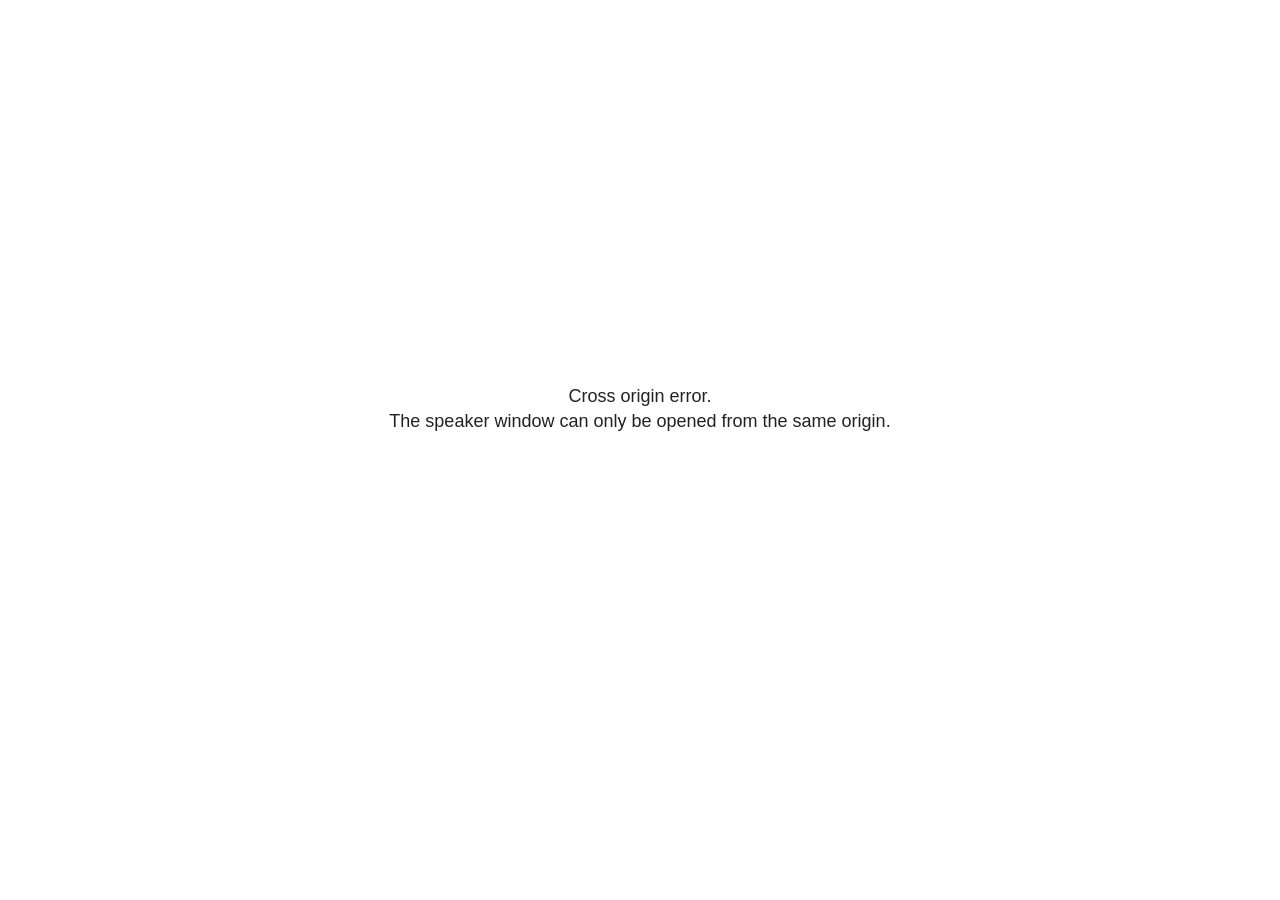
<file: site_libs/revealjs/plugin/notes/speaker-view.html>
<!--
	NOTE: You need to build the notes plugin after making changes to this file.
-->
<html lang="en">
	<head>
		<meta charset="utf-8">

		<title>reveal.js - Speaker View</title>

		<style>
			body {
				font-family: Helvetica;
				font-size: 18px;
			}

			#current-slide,
			#upcoming-slide,
			#speaker-controls {
				padding: 6px;
				box-sizing: border-box;
				-moz-box-sizing: border-box;
			}

			#current-slide iframe,
			#upcoming-slide iframe {
				width: 100%;
				height: 100%;
				border: 1px solid #ddd;
			}

			#current-slide .label,
			#upcoming-slide .label {
				position: absolute;
				top: 10px;
				left: 10px;
				z-index: 2;
			}

			#connection-status {
				position: absolute;
				top: 0;
				left: 0;
				width: 100%;
				height: 100%;
				z-index: 20;
				padding: 30% 20% 20% 20%;
				font-size: 18px;
				color: #222;
				background: #fff;
				text-align: center;
				box-sizing: border-box;
				line-height: 1.4;
			}

			.overlay-element {
				height: 34px;
				line-height: 34px;
				padding: 0 10px;
				text-shadow: none;
				background: rgba( 220, 220, 220, 0.8 );
				color: #222;
				font-size: 14px;
			}

			.overlay-element.interactive:hover {
				background: rgba( 220, 220, 220, 1 );
			}

			#current-slide {
				position: absolute;
				width: 60%;
				height: 100%;
				top: 0;
				left: 0;
				padding-right: 0;
			}

			#upcoming-slide {
				position: absolute;
				width: 40%;
				height: 40%;
				right: 0;
				top: 0;
			}

			/* Speaker controls */
			#speaker-controls {
				position: absolute;
				top: 40%;
				right: 0;
				width: 40%;
				height: 60%;
				overflow: auto;
				font-size: 18px;
			}

				.speaker-controls-time.hidden,
				.speaker-controls-notes.hidden {
					display: none;
				}

				.speaker-controls-time .label,
				.speaker-controls-pace .label,
				.speaker-controls-notes .label {
					text-transform: uppercase;
					font-weight: normal;
					font-size: 0.66em;
					color: #666;
					margin: 0;
				}

				.speaker-controls-time, .speaker-controls-pace {
					border-bottom: 1px solid rgba( 200, 200, 200, 0.5 );
					margin-bottom: 10px;
					padding: 10px 16px;
					padding-bottom: 20px;
					cursor: pointer;
				}

				.speaker-controls-time .reset-button {
					opacity: 0;
					float: right;
					color: #666;
					text-decoration: none;
				}
				.speaker-controls-time:hover .reset-button {
					opacity: 1;
				}

				.speaker-controls-time .timer,
				.speaker-controls-time .clock {
					width: 50%;
				}

				.speaker-controls-time .timer,
				.speaker-controls-time .clock,
				.speaker-controls-time .pacing .hours-value,
				.speaker-controls-time .pacing .minutes-value,
				.speaker-controls-time .pacing .seconds-value {
					font-size: 1.9em;
				}

				.speaker-controls-time .timer {
					float: left;
				}

				.speaker-controls-time .clock {
					float: right;
					text-align: right;
				}

				.speaker-controls-time span.mute {
					opacity: 0.3;
				}

				.speaker-controls-time .pacing-title {
					margin-top: 5px;
				}

				.speaker-controls-time .pacing.ahead {
					color: blue;
				}

				.speaker-controls-time .pacing.on-track {
					color: green;
				}

				.speaker-controls-time .pacing.behind {
					color: red;
				}

				.speaker-controls-notes {
					padding: 10px 16px;
				}

				.speaker-controls-notes .value {
					margin-top: 5px;
					line-height: 1.4;
					font-size: 1.2em;
				}

			/* Layout selector */
			#speaker-layout {
				position: absolute;
				top: 10px;
				right: 10px;
				color: #222;
				z-index: 10;
			}
				#speaker-layout select {
					position: absolute;
					width: 100%;
					height: 100%;
					top: 0;
					left: 0;
					border: 0;
					box-shadow: 0;
					cursor: pointer;
					opacity: 0;

					font-size: 1em;
					background-color: transparent;

					-moz-appearance: none;
					-webkit-appearance: none;
					-webkit-tap-highlight-color: rgba(0, 0, 0, 0);
				}

				#speaker-layout select:focus {
					outline: none;
					box-shadow: none;
				}

			.clear {
				clear: both;
			}

			/* Speaker layout: Wide */
			body[data-speaker-layout="wide"] #current-slide,
			body[data-speaker-layout="wide"] #upcoming-slide {
				width: 50%;
				height: 45%;
				padding: 6px;
			}

			body[data-speaker-layout="wide"] #current-slide {
				top: 0;
				left: 0;
			}

			body[data-speaker-layout="wide"] #upcoming-slide {
				top: 0;
				left: 50%;
			}

			body[data-speaker-layout="wide"] #speaker-controls {
				top: 45%;
				left: 0;
				width: 100%;
				height: 50%;
				font-size: 1.25em;
			}

			/* Speaker layout: Tall */
			body[data-speaker-layout="tall"] #current-slide,
			body[data-speaker-layout="tall"] #upcoming-slide {
				width: 45%;
				height: 50%;
				padding: 6px;
			}

			body[data-speaker-layout="tall"] #current-slide {
				top: 0;
				left: 0;
			}

			body[data-speaker-layout="tall"] #upcoming-slide {
				top: 50%;
				left: 0;
			}

			body[data-speaker-layout="tall"] #speaker-controls {
				padding-top: 40px;
				top: 0;
				left: 45%;
				width: 55%;
				height: 100%;
				font-size: 1.25em;
			}

			/* Speaker layout: Notes only */
			body[data-speaker-layout="notes-only"] #current-slide,
			body[data-speaker-layout="notes-only"] #upcoming-slide {
				display: none;
			}

			body[data-speaker-layout="notes-only"] #speaker-controls {
				padding-top: 40px;
				top: 0;
				left: 0;
				width: 100%;
				height: 100%;
				font-size: 1.25em;
			}

			@media screen and (max-width: 1080px) {
				body[data-speaker-layout="default"] #speaker-controls {
					font-size: 16px;
				}
			}

			@media screen and (max-width: 900px) {
				body[data-speaker-layout="default"] #speaker-controls {
					font-size: 14px;
				}
			}

			@media screen and (max-width: 800px) {
				body[data-speaker-layout="default"] #speaker-controls {
					font-size: 12px;
				}
			}

		</style>
	</head>

	<body>

		<div id="connection-status">Loading speaker view...</div>

		<div id="current-slide"></div>
		<div id="upcoming-slide"><span class="overlay-element label">Upcoming</span></div>
		<div id="speaker-controls">
			<div class="speaker-controls-time">
				<h4 class="label">Time <span class="reset-button">Click to Reset</span></h4>
				<div class="clock">
					<span class="clock-value">0:00 AM</span>
				</div>
				<div class="timer">
					<span class="hours-value">00</span><span class="minutes-value">:00</span><span class="seconds-value">:00</span>
				</div>
				<div class="clear"></div>

				<h4 class="label pacing-title" style="display: none">Pacing – Time to finish current slide</h4>
				<div class="pacing" style="display: none">
					<span class="hours-value">00</span><span class="minutes-value">:00</span><span class="seconds-value">:00</span>
				</div>
			</div>

			<div class="speaker-controls-notes hidden">
				<h4 class="label">Notes</h4>
				<div class="value"></div>
			</div>
		</div>
		<div id="speaker-layout" class="overlay-element interactive">
			<span class="speaker-layout-label"></span>
			<select class="speaker-layout-dropdown"></select>
		</div>

		<script>

			(function() {

				var notes,
					notesValue,
					currentState,
					currentSlide,
					upcomingSlide,
					layoutLabel,
					layoutDropdown,
					pendingCalls = {},
					lastRevealApiCallId = 0,
					connected = false

				var connectionStatus = document.querySelector( '#connection-status' );

				var SPEAKER_LAYOUTS = {
					'default': 'Default',
					'wide': 'Wide',
					'tall': 'Tall',
					'notes-only': 'Notes only'
				};

				setupLayout();

				let openerOrigin;

				try {
					openerOrigin = window.opener.location.origin;
				}
				catch ( error ) { console.warn( error ) }

				// In order to prevent XSS, the speaker view will only run if its
				// opener has the same origin as itself
				if( window.location.origin !== openerOrigin ) {
					connectionStatus.innerHTML = 'Cross origin error.<br>The speaker window can only be opened from the same origin.';
					return;
				}

				var connectionTimeout = setTimeout( function() {
					connectionStatus.innerHTML = 'Error connecting to main window.<br>Please try closing and reopening the speaker view.';
				}, 5000 );

				window.addEventListener( 'message', function( event ) {

					// Validate the origin of all messages to avoid parsing messages
					// that aren't meant for us. Ignore when running off file:// so
					// that the speaker view continues to work without a web server.
					if( window.location.origin !== event.origin && window.location.origin !== 'file://' ) {
						return
					}

					clearTimeout( connectionTimeout );
					connectionStatus.style.display = 'none';

					var data = JSON.parse( event.data );

					// The overview mode is only useful to the reveal.js instance
					// where navigation occurs so we don't sync it
					if( data.state ) delete data.state.overview;

					// Messages sent by the notes plugin inside of the main window
					if( data && data.namespace === 'reveal-notes' ) {
						if( data.type === 'connect' ) {
							handleConnectMessage( data );
						}
						else if( data.type === 'state' ) {
							handleStateMessage( data );
						}
						else if( data.type === 'return' ) {
							pendingCalls[data.callId](data.result);
							delete pendingCalls[data.callId];
						}
					}
					// Messages sent by the reveal.js inside of the current slide preview
					else if( data && data.namespace === 'reveal' ) {
						if( /ready/.test( data.eventName ) ) {
							// Send a message back to notify that the handshake is complete
							window.opener.postMessage( JSON.stringify({ namespace: 'reveal-notes', type: 'connected'} ), '*' );
						}
						else if( /slidechanged|fragmentshown|fragmenthidden|paused|resumed/.test( data.eventName ) && currentState !== JSON.stringify( data.state ) ) {

							dispatchStateToMainWindow( data.state );

						}
					}

				} );

				/**
				 * Updates the presentation in the main window to match the state
				 * of the presentation in the notes window.
				 */
				const dispatchStateToMainWindow = debounce(( state ) => {
					window.opener.postMessage( JSON.stringify({ method: 'setState', args: [ state ]} ), '*' );
				}, 500);

				/**
				 * Asynchronously calls the Reveal.js API of the main frame.
				 */
				function callRevealApi( methodName, methodArguments, callback ) {

					var callId = ++lastRevealApiCallId;
					pendingCalls[callId] = callback;
					window.opener.postMessage( JSON.stringify( {
						namespace: 'reveal-notes',
						type: 'call',
						callId: callId,
						methodName: methodName,
						arguments: methodArguments
					} ), '*' );

				}

				/**
				 * Called when the main window is trying to establish a
				 * connection.
				 */
				function handleConnectMessage( data ) {

					if( connected === false ) {
						connected = true;

						setupIframes( data );
						setupKeyboard();
						setupNotes();
						setupTimer();
						setupHeartbeat();
					}

				}

				/**
				 * Called when the main window sends an updated state.
				 */
				function handleStateMessage( data ) {

					// Store the most recently set state to avoid circular loops
					// applying the same state
					currentState = JSON.stringify( data.state );

					// No need for updating the notes in case of fragment changes
					if ( data.notes ) {
						notes.classList.remove( 'hidden' );
						notesValue.style.whiteSpace = data.whitespace;
						if( data.markdown ) {
							notesValue.innerHTML = marked( data.notes );
						}
						else {
							notesValue.innerHTML = data.notes;
						}
					}
					else {
						notes.classList.add( 'hidden' );
					}

					// Update the note slides
					currentSlide.contentWindow.postMessage( JSON.stringify({ method: 'setState', args: [ data.state ] }), '*' );
					upcomingSlide.contentWindow.postMessage( JSON.stringify({ method: 'setState', args: [ data.state ] }), '*' );
					upcomingSlide.contentWindow.postMessage( JSON.stringify({ method: 'next' }), '*' );

				}

				// Limit to max one state update per X ms
				handleStateMessage = debounce( handleStateMessage, 200 );

				/**
				 * Forward keyboard events to the current slide window.
				 * This enables keyboard events to work even if focus
				 * isn't set on the current slide iframe.
				 *
				 * Block F5 default handling, it reloads and disconnects
				 * the speaker notes window.
				 */
				function setupKeyboard() {

					document.addEventListener( 'keydown', function( event ) {
						if( event.keyCode === 116 || ( event.metaKey && event.keyCode === 82 ) ) {
							event.preventDefault();
							return false;
						}
						currentSlide.contentWindow.postMessage( JSON.stringify({ method: 'triggerKey', args: [ event.keyCode ] }), '*' );
					} );

				}

				/**
				 * Creates the preview iframes.
				 */
				function setupIframes( data ) {

					var params = [
						'receiver',
						'progress=false',
						'history=false',
						'transition=none',
						'autoSlide=0',
						'backgroundTransition=none'
					].join( '&' );

					var urlSeparator = /\?/.test(data.url) ? '&' : '?';
					var hash = '#/' + data.state.indexh + '/' + data.state.indexv;
					var currentURL = data.url + urlSeparator + params + '&scrollActivationWidth=false&postMessageEvents=true' + hash;
					var upcomingURL = data.url + urlSeparator + params + '&scrollActivationWidth=false&controls=false' + hash;

					currentSlide = document.createElement( 'iframe' );
					currentSlide.setAttribute( 'width', 1280 );
					currentSlide.setAttribute( 'height', 1024 );
					currentSlide.setAttribute( 'src', currentURL );
					document.querySelector( '#current-slide' ).appendChild( currentSlide );

					upcomingSlide = document.createElement( 'iframe' );
					upcomingSlide.setAttribute( 'width', 640 );
					upcomingSlide.setAttribute( 'height', 512 );
					upcomingSlide.setAttribute( 'src', upcomingURL );
					document.querySelector( '#upcoming-slide' ).appendChild( upcomingSlide );

				}

				/**
				 * Setup the notes UI.
				 */
				function setupNotes() {

					notes = document.querySelector( '.speaker-controls-notes' );
					notesValue = document.querySelector( '.speaker-controls-notes .value' );

				}

				/**
				 * We send out a heartbeat at all times to ensure we can
				 * reconnect with the main presentation window after reloads.
				 */
				function setupHeartbeat() {

					setInterval( () => {
						window.opener.postMessage( JSON.stringify({ namespace: 'reveal-notes', type: 'heartbeat'} ), '*' );
					}, 1000 );

				}

				function getTimings( callback ) {

					callRevealApi( 'getSlidesAttributes', [], function ( slideAttributes ) {
						callRevealApi( 'getConfig', [], function ( config ) {
							var totalTime = config.totalTime;
							var minTimePerSlide = config.minimumTimePerSlide || 0;
							var defaultTiming = config.defaultTiming;
							if ((defaultTiming == null) && (totalTime == null)) {
								callback(null);
								return;
							}
							// Setting totalTime overrides defaultTiming
							if (totalTime) {
								defaultTiming = 0;
							}
							var timings = [];
							for ( var i in slideAttributes ) {
								var slide = slideAttributes[ i ];
								var timing = defaultTiming;
								if( slide.hasOwnProperty( 'data-timing' )) {
									var t = slide[ 'data-timing' ];
									timing = parseInt(t);
									if( isNaN(timing) ) {
										console.warn("Could not parse timing '" + t + "' of slide " + i + "; using default of " + defaultTiming);
										timing = defaultTiming;
									}
								}
								timings.push(timing);
							}
							if ( totalTime ) {
								// After we've allocated time to individual slides, we summarize it and
								// subtract it from the total time
								var remainingTime = totalTime - timings.reduce( function(a, b) { return a + b; }, 0 );
								// The remaining time is divided by the number of slides that have 0 seconds
								// allocated at the moment, giving the average time-per-slide on the remaining slides
								var remainingSlides = (timings.filter( function(x) { return x == 0 }) ).length
								var timePerSlide = Math.round( remainingTime / remainingSlides, 0 )
								// And now we replace every zero-value timing with that average
								timings = timings.map( function(x) { return (x==0 ? timePerSlide : x) } );
							}
							var slidesUnderMinimum = timings.filter( function(x) { return (x < minTimePerSlide) } ).length
							if ( slidesUnderMinimum ) {
								message = "The pacing time for " + slidesUnderMinimum + " slide(s) is under the configured minimum of " + minTimePerSlide + " seconds. Check the data-timing attribute on individual slides, or consider increasing the totalTime or minimumTimePerSlide configuration options (or removing some slides).";
								alert(message);
							}
							callback( timings );
						} );
					} );

				}

				/**
				 * Return the number of seconds allocated for presenting
				 * all slides up to and including this one.
				 */
				function getTimeAllocated( timings, callback ) {

					callRevealApi( 'getSlidePastCount', [], function ( currentSlide ) {
						var allocated = 0;
						for (var i in timings.slice(0, currentSlide + 1)) {
							allocated += timings[i];
						}
						callback( allocated );
					} );

				}

				/**
				 * Create the timer and clock and start updating them
				 * at an interval.
				 */
				function setupTimer() {

					var start = new Date(),
					timeEl = document.querySelector( '.speaker-controls-time' ),
					clockEl = timeEl.querySelector( '.clock-value' ),
					hoursEl = timeEl.querySelector( '.hours-value' ),
					minutesEl = timeEl.querySelector( '.minutes-value' ),
					secondsEl = timeEl.querySelector( '.seconds-value' ),
					pacingTitleEl = timeEl.querySelector( '.pacing-title' ),
					pacingEl = timeEl.querySelector( '.pacing' ),
					pacingHoursEl = pacingEl.querySelector( '.hours-value' ),
					pacingMinutesEl = pacingEl.querySelector( '.minutes-value' ),
					pacingSecondsEl = pacingEl.querySelector( '.seconds-value' );

					var timings = null;
					getTimings( function ( _timings ) {

						timings = _timings;
						if (_timings !== null) {
							pacingTitleEl.style.removeProperty('display');
							pacingEl.style.removeProperty('display');
						}

						// Update once directly
						_updateTimer();

						// Then update every second
						setInterval( _updateTimer, 1000 );

					} );


					function _resetTimer() {

						if (timings == null) {
							start = new Date();
							_updateTimer();
						}
						else {
							// Reset timer to beginning of current slide
							getTimeAllocated( timings, function ( slideEndTimingSeconds ) {
								var slideEndTiming = slideEndTimingSeconds * 1000;
								callRevealApi( 'getSlidePastCount', [], function ( currentSlide ) {
									var currentSlideTiming = timings[currentSlide] * 1000;
									var previousSlidesTiming = slideEndTiming - currentSlideTiming;
									var now = new Date();
									start = new Date(now.getTime() - previousSlidesTiming);
									_updateTimer();
								} );
							} );
						}

					}

					timeEl.addEventListener( 'click', function() {
						_resetTimer();
						return false;
					} );

					function _displayTime( hrEl, minEl, secEl, time) {

						var sign = Math.sign(time) == -1 ? "-" : "";
						time = Math.abs(Math.round(time / 1000));
						var seconds = time % 60;
						var minutes = Math.floor( time / 60 ) % 60 ;
						var hours = Math.floor( time / ( 60 * 60 )) ;
						hrEl.innerHTML = sign + zeroPadInteger( hours );
						if (hours == 0) {
							hrEl.classList.add( 'mute' );
						}
						else {
							hrEl.classList.remove( 'mute' );
						}
						minEl.innerHTML = ':' + zeroPadInteger( minutes );
						if (hours == 0 && minutes == 0) {
							minEl.classList.add( 'mute' );
						}
						else {
							minEl.classList.remove( 'mute' );
						}
						secEl.innerHTML = ':' + zeroPadInteger( seconds );
					}

					function _updateTimer() {

						var diff, hours, minutes, seconds,
						now = new Date();

						diff = now.getTime() - start.getTime();

						clockEl.innerHTML = now.toLocaleTimeString( 'en-US', { hour12: true, hour: '2-digit', minute:'2-digit' } );
						_displayTime( hoursEl, minutesEl, secondsEl, diff );
						if (timings !== null) {
							_updatePacing(diff);
						}

					}

					function _updatePacing(diff) {

						getTimeAllocated( timings, function ( slideEndTimingSeconds ) {
							var slideEndTiming = slideEndTimingSeconds * 1000;

							callRevealApi( 'getSlidePastCount', [], function ( currentSlide ) {
								var currentSlideTiming = timings[currentSlide] * 1000;
								var timeLeftCurrentSlide = slideEndTiming - diff;
								if (timeLeftCurrentSlide < 0) {
									pacingEl.className = 'pacing behind';
								}
								else if (timeLeftCurrentSlide < currentSlideTiming) {
									pacingEl.className = 'pacing on-track';
								}
								else {
									pacingEl.className = 'pacing ahead';
								}
								_displayTime( pacingHoursEl, pacingMinutesEl, pacingSecondsEl, timeLeftCurrentSlide );
							} );
						} );
					}

				}

				/**
				 * Sets up the speaker view layout and layout selector.
				 */
				function setupLayout() {

					layoutDropdown = document.querySelector( '.speaker-layout-dropdown' );
					layoutLabel = document.querySelector( '.speaker-layout-label' );

					// Render the list of available layouts
					for( var id in SPEAKER_LAYOUTS ) {
						var option = document.createElement( 'option' );
						option.setAttribute( 'value', id );
						option.textContent = SPEAKER_LAYOUTS[ id ];
						layoutDropdown.appendChild( option );
					}

					// Monitor the dropdown for changes
					layoutDropdown.addEventListener( 'change', function( event ) {

						setLayout( layoutDropdown.value );

					}, false );

					// Restore any currently persisted layout
					setLayout( getLayout() );

				}

				/**
				 * Sets a new speaker view layout. The layout is persisted
				 * in local storage.
				 */
				function setLayout( value ) {

					var title = SPEAKER_LAYOUTS[ value ];

					layoutLabel.innerHTML = 'Layout' + ( title ? ( ': ' + title ) : '' );
					layoutDropdown.value = value;

					document.body.setAttribute( 'data-speaker-layout', value );

					// Persist locally
					if( supportsLocalStorage() ) {
						window.localStorage.setItem( 'reveal-speaker-layout', value );
					}

				}

				/**
				 * Returns the ID of the most recently set speaker layout
				 * or our default layout if none has been set.
				 */
				function getLayout() {

					if( supportsLocalStorage() ) {
						var layout = window.localStorage.getItem( 'reveal-speaker-layout' );
						if( layout ) {
							return layout;
						}
					}

					// Default to the first record in the layouts hash
					for( var id in SPEAKER_LAYOUTS ) {
						return id;
					}

				}

				function supportsLocalStorage() {

					try {
						localStorage.setItem('test', 'test');
						localStorage.removeItem('test');
						return true;
					}
					catch( e ) {
						return false;
					}

				}

				function zeroPadInteger( num ) {

					var str = '00' + parseInt( num );
					return str.substring( str.length - 2 );

				}

				/**
				 * Limits the frequency at which a function can be called.
				 */
				function debounce( fn, ms ) {

					var lastTime = 0,
						timeout;

					return function() {

						var args = arguments;
						var context = this;

						clearTimeout( timeout );

						var timeSinceLastCall = Date.now() - lastTime;
						if( timeSinceLastCall > ms ) {
							fn.apply( context, args );
							lastTime = Date.now();
						}
						else {
							timeout = setTimeout( function() {
								fn.apply( context, args );
								lastTime = Date.now();
							}, ms - timeSinceLastCall );
						}

					}

				}

			})();

		</script>
	</body>
</html>
</file>
<file: site_libs/quarto-html/tippy.css>
.tippy-box[data-animation=fade][data-state=hidden]{opacity:0}[data-tippy-root]{max-width:calc(100vw - 10px)}.tippy-box{position:relative;background-color:#333;color:#fff;border-radius:4px;font-size:14px;line-height:1.4;white-space:normal;outline:0;transition-property:transform,visibility,opacity}.tippy-box[data-placement^=top]>.tippy-arrow{bottom:0}.tippy-box[data-placement^=top]>.tippy-arrow:before{bottom:-7px;left:0;border-width:8px 8px 0;border-top-color:initial;transform-origin:center top}.tippy-box[data-placement^=bottom]>.tippy-arrow{top:0}.tippy-box[data-placement^=bottom]>.tippy-arrow:before{top:-7px;left:0;border-width:0 8px 8px;border-bottom-color:initial;transform-origin:center bottom}.tippy-box[data-placement^=left]>.tippy-arrow{right:0}.tippy-box[data-placement^=left]>.tippy-arrow:before{border-width:8px 0 8px 8px;border-left-color:initial;right:-7px;transform-origin:center left}.tippy-box[data-placement^=right]>.tippy-arrow{left:0}.tippy-box[data-placement^=right]>.tippy-arrow:before{left:-7px;border-width:8px 8px 8px 0;border-right-color:initial;transform-origin:center right}.tippy-box[data-inertia][data-state=visible]{transition-timing-function:cubic-bezier(.54,1.5,.38,1.11)}.tippy-arrow{width:16px;height:16px;color:#333}.tippy-arrow:before{content:"";position:absolute;border-color:transparent;border-style:solid}.tippy-content{position:relative;padding:5px 9px;z-index:1}
</file>
<file: site_libs/quarto-html/quarto-syntax-highlighting-7b89279ff1a6dce999919e0e67d4d9ec.css>
/* quarto syntax highlight colors */
:root {
  --quarto-hl-ot-color: #003B4F;
  --quarto-hl-at-color: #657422;
  --quarto-hl-ss-color: #20794D;
  --quarto-hl-an-color: #5E5E5E;
  --quarto-hl-fu-color: #4758AB;
  --quarto-hl-st-color: #20794D;
  --quarto-hl-cf-color: #003B4F;
  --quarto-hl-op-color: #5E5E5E;
  --quarto-hl-er-color: #AD0000;
  --quarto-hl-bn-color: #AD0000;
  --quarto-hl-al-color: #AD0000;
  --quarto-hl-va-color: #111111;
  --quarto-hl-bu-color: inherit;
  --quarto-hl-ex-color: inherit;
  --quarto-hl-pp-color: #AD0000;
  --quarto-hl-in-color: #5E5E5E;
  --quarto-hl-vs-color: #20794D;
  --quarto-hl-wa-color: #5E5E5E;
  --quarto-hl-do-color: #5E5E5E;
  --quarto-hl-im-color: #00769E;
  --quarto-hl-ch-color: #20794D;
  --quarto-hl-dt-color: #AD0000;
  --quarto-hl-fl-color: #AD0000;
  --quarto-hl-co-color: #5E5E5E;
  --quarto-hl-cv-color: #5E5E5E;
  --quarto-hl-cn-color: #8f5902;
  --quarto-hl-sc-color: #5E5E5E;
  --quarto-hl-dv-color: #AD0000;
  --quarto-hl-kw-color: #003B4F;
}

/* other quarto variables */
:root {
  --quarto-font-monospace: SFMono-Regular, Menlo, Monaco, Consolas, "Liberation Mono", "Courier New", monospace;
}

/* syntax highlight based on Pandoc's rules */
pre > code.sourceCode > span {
  color: #003B4F;
}

code.sourceCode > span {
  color: #003B4F;
}

div.sourceCode,
div.sourceCode pre.sourceCode {
  color: #003B4F;
}

/* Normal */
code span {
  color: #003B4F;
}

/* Alert */
code span.al {
  color: #AD0000;
  font-style: inherit;
}

/* Annotation */
code span.an {
  color: #5E5E5E;
  font-style: inherit;
}

/* Attribute */
code span.at {
  color: #657422;
  font-style: inherit;
}

/* BaseN */
code span.bn {
  color: #AD0000;
  font-style: inherit;
}

/* BuiltIn */
code span.bu {
  font-style: inherit;
}

/* ControlFlow */
code span.cf {
  color: #003B4F;
  font-weight: bold;
  font-style: inherit;
}

/* Char */
code span.ch {
  color: #20794D;
  font-style: inherit;
}

/* Constant */
code span.cn {
  color: #8f5902;
  font-style: inherit;
}

/* Comment */
code span.co {
  color: #5E5E5E;
  font-style: inherit;
}

/* CommentVar */
code span.cv {
  color: #5E5E5E;
  font-style: italic;
}

/* Documentation */
code span.do {
  color: #5E5E5E;
  font-style: italic;
}

/* DataType */
code span.dt {
  color: #AD0000;
  font-style: inherit;
}

/* DecVal */
code span.dv {
  color: #AD0000;
  font-style: inherit;
}

/* Error */
code span.er {
  color: #AD0000;
  font-style: inherit;
}

/* Extension */
code span.ex {
  font-style: inherit;
}

/* Float */
code span.fl {
  color: #AD0000;
  font-style: inherit;
}

/* Function */
code span.fu {
  color: #4758AB;
  font-style: inherit;
}

/* Import */
code span.im {
  color: #00769E;
  font-style: inherit;
}

/* Information */
code span.in {
  color: #5E5E5E;
  font-style: inherit;
}

/* Keyword */
code span.kw {
  color: #003B4F;
  font-weight: bold;
  font-style: inherit;
}

/* Operator */
code span.op {
  color: #5E5E5E;
  font-style: inherit;
}

/* Other */
code span.ot {
  color: #003B4F;
  font-style: inherit;
}

/* Preprocessor */
code span.pp {
  color: #AD0000;
  font-style: inherit;
}

/* SpecialChar */
code span.sc {
  color: #5E5E5E;
  font-style: inherit;
}

/* SpecialString */
code span.ss {
  color: #20794D;
  font-style: inherit;
}

/* String */
code span.st {
  color: #20794D;
  font-style: inherit;
}

/* Variable */
code span.va {
  color: #111111;
  font-style: inherit;
}

/* VerbatimString */
code span.vs {
  color: #20794D;
  font-style: inherit;
}

/* Warning */
code span.wa {
  color: #5E5E5E;
  font-style: italic;
}

.prevent-inlining {
  content: "</";
}

/*# sourceMappingURL=3944bc705cfaf4c80e56f77c5205168a.css.map */
</file>
